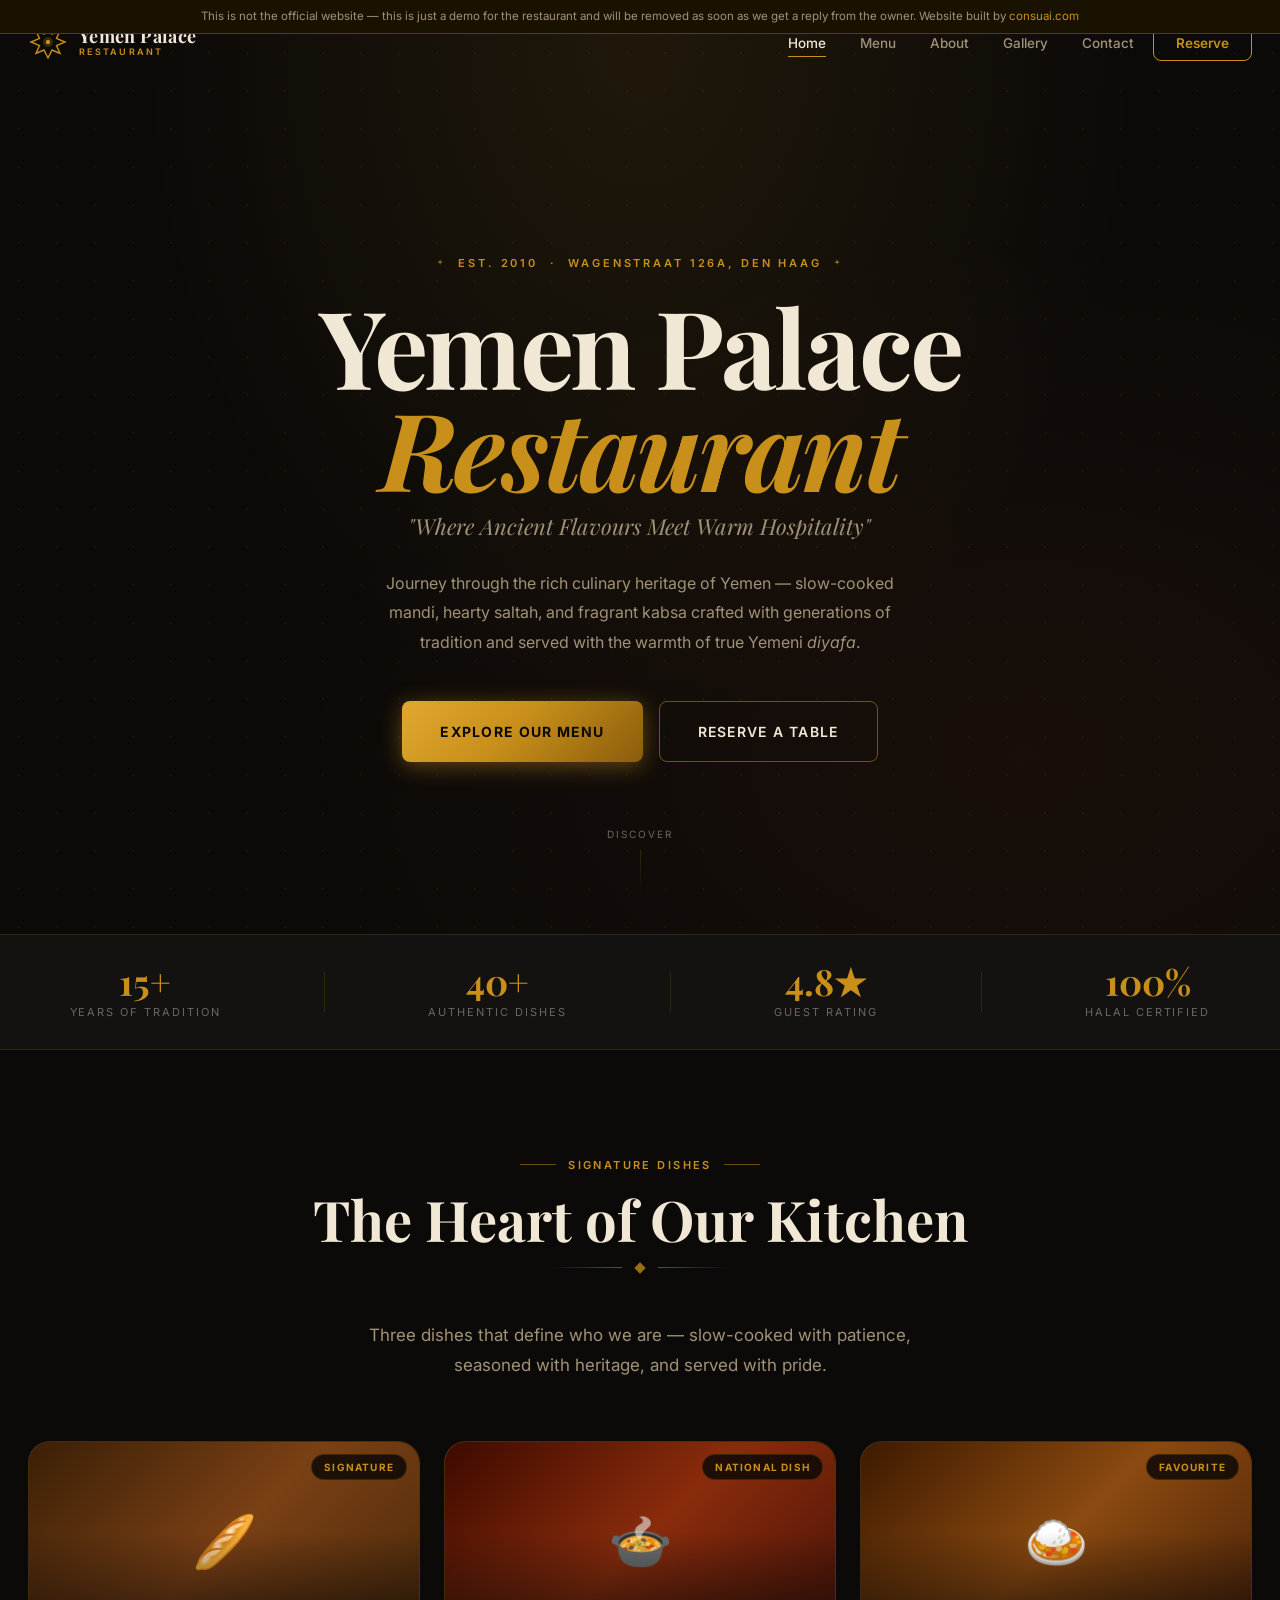
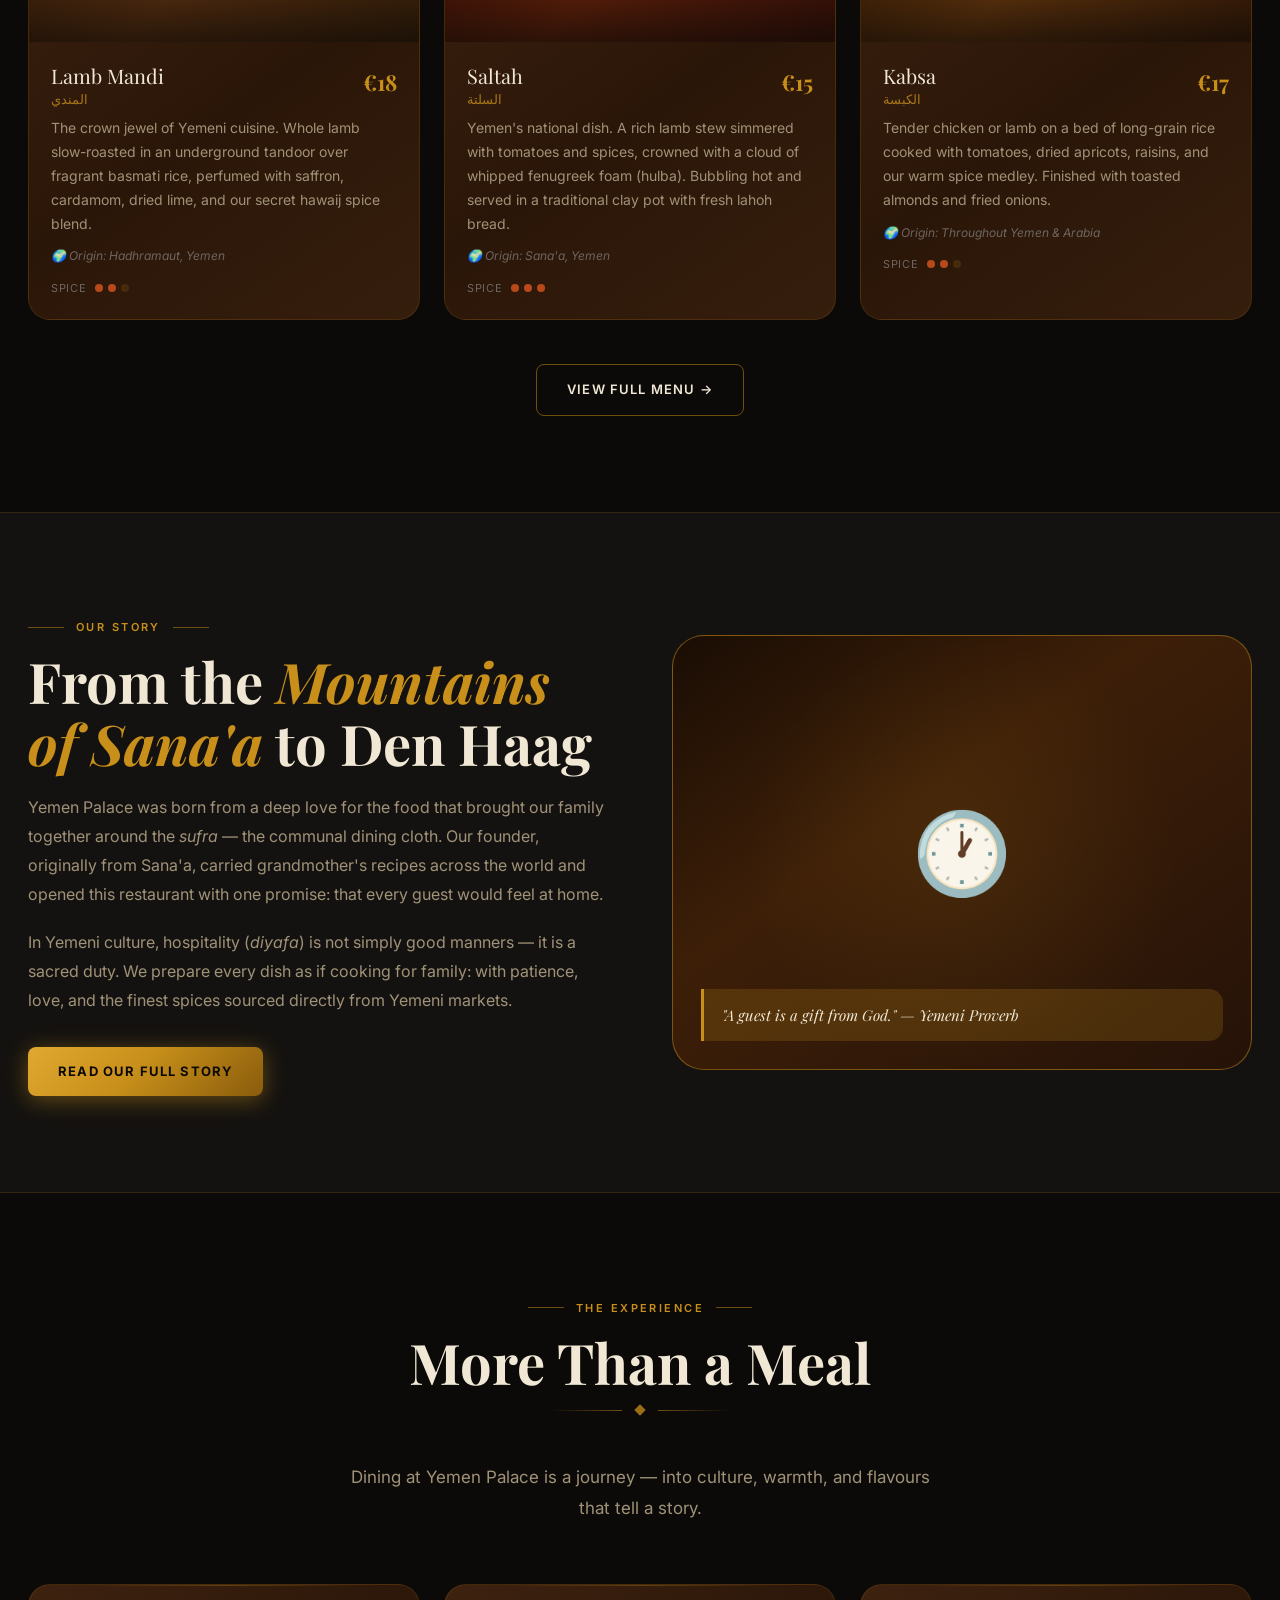
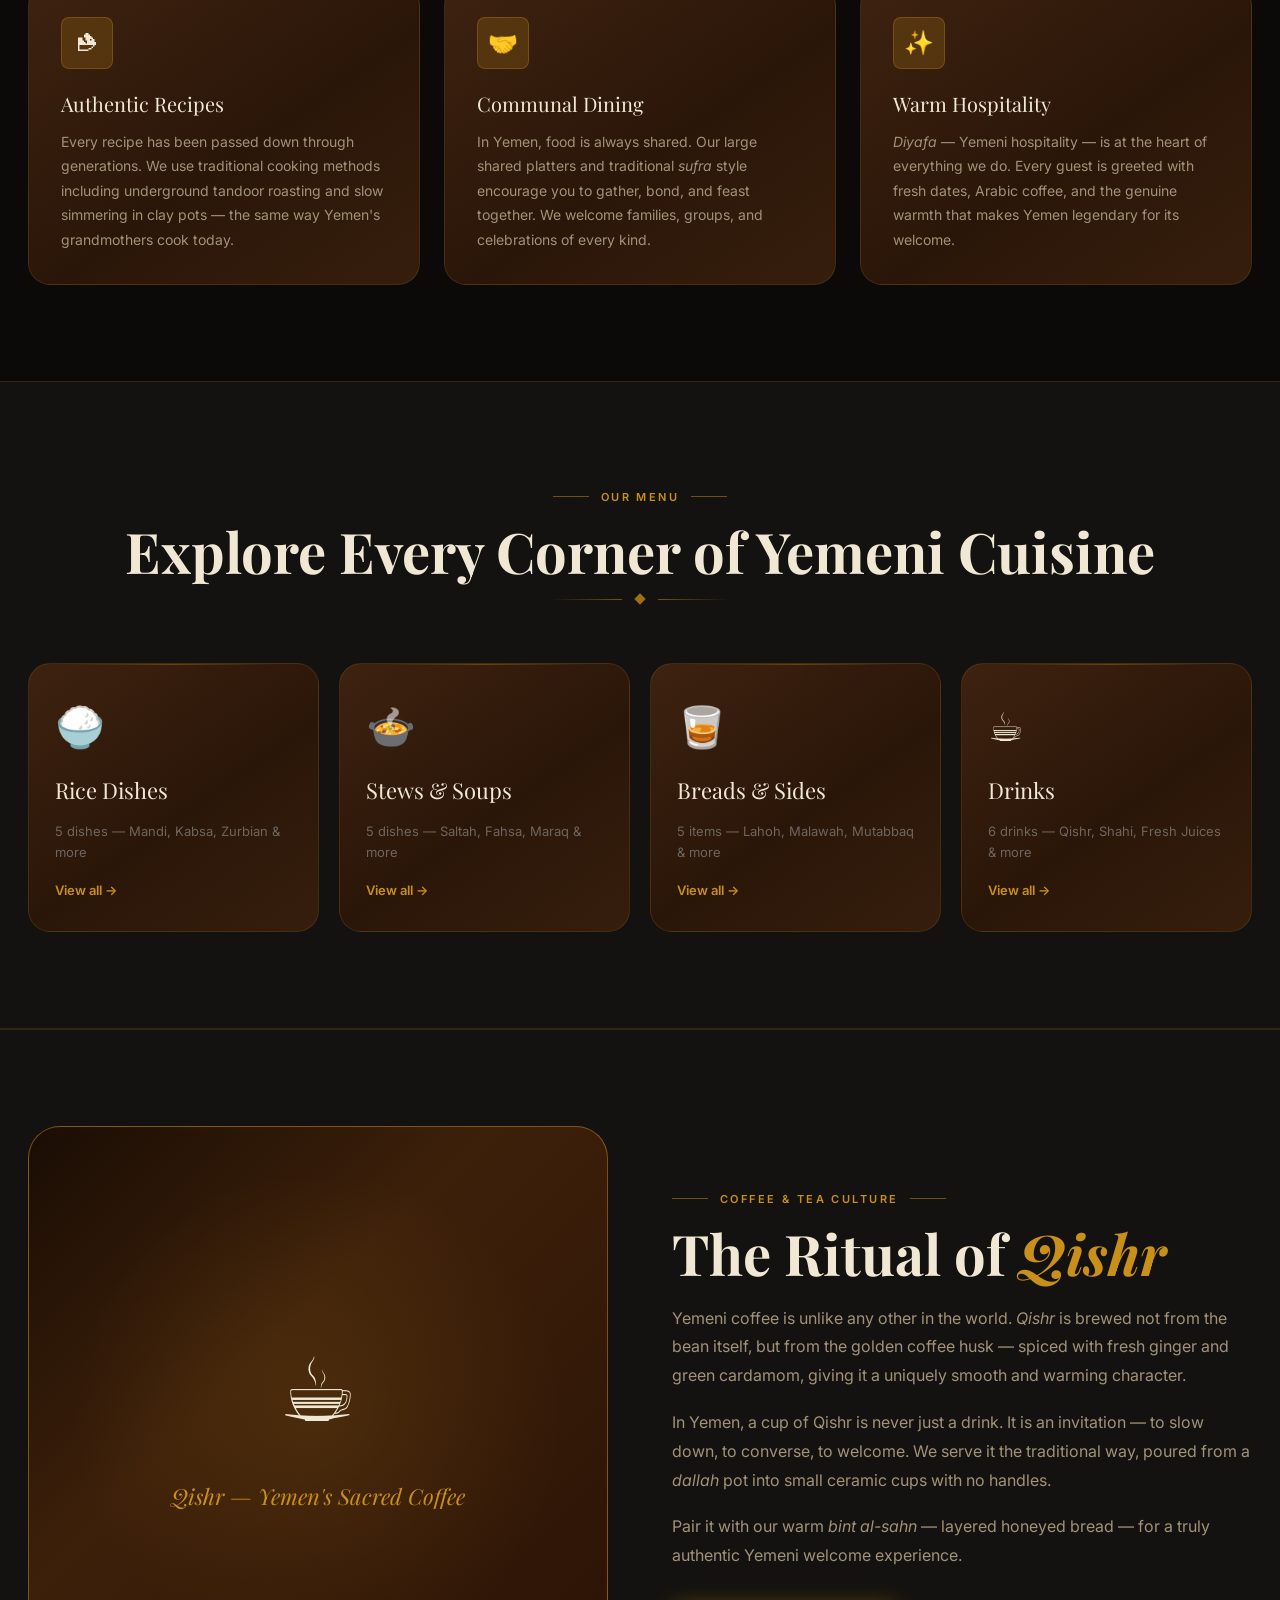
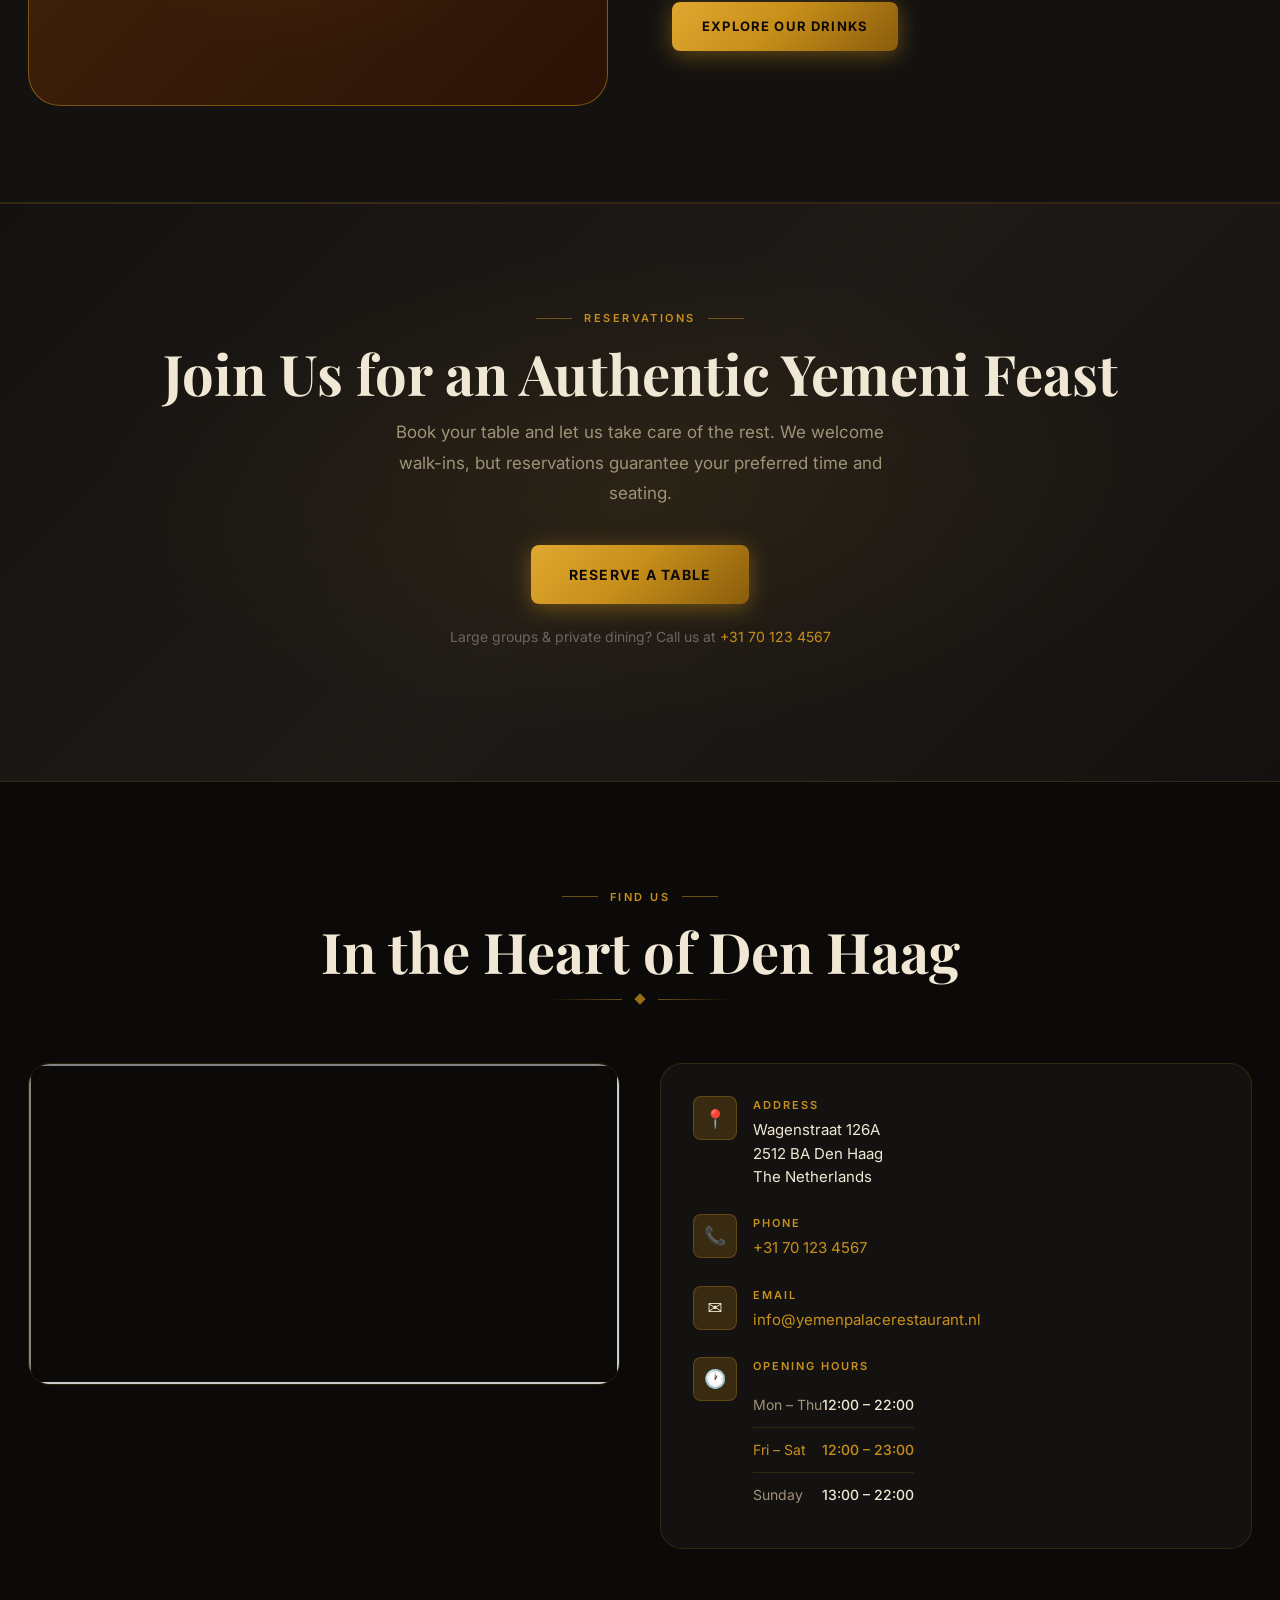
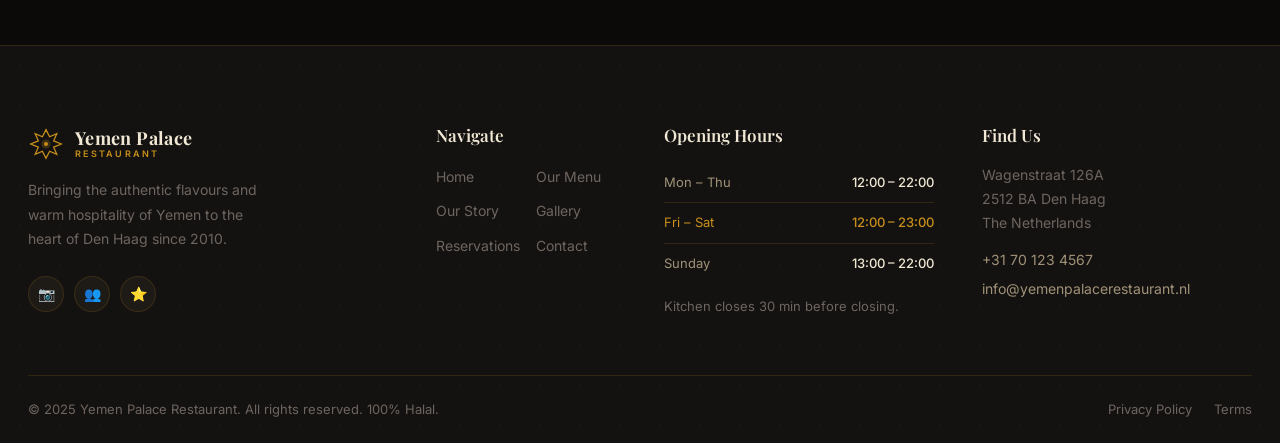
<file: index.html>
<!DOCTYPE html>
<html lang="en">
<head>
  <meta charset="UTF-8" />
  <meta name="viewport" content="width=device-width, initial-scale=1.0" />
  <title>Yemen Palace Restaurant — Authentic Yemeni Cuisine in Den Haag</title>
  <meta name="description" content="Experience the rich flavours of Yemen in the heart of Den Haag. Slow-cooked mandi, saltah, kabsa and freshly baked flatbreads. Wagenstraat 126A, Den Haag." />
  <link rel="canonical" href="https://www.yemenpalacerestaurant.nl/" />
  <link rel="stylesheet" href="css/style.css" />
</head>
<body>

<canvas id="rice-canvas"></canvas>

<!-- Demo Disclaimer -->
<div class="demo-banner">
  This is not the official website — this is just a demo for the restaurant and will be removed as soon as we get a reply from the owner. Website built by <a href="https://consuai.com" target="_blank" rel="noopener">consuai.com</a>
</div>

<!-- Navbar -->
<nav class="navbar">
  <div class="container">
    <a href="index.html" class="brand">
      <div class="brand-icon">
        <svg width="40" height="40" viewBox="0 0 40 40" fill="none">
          <path d="M20 4L24 12L32 8.5L28.5 16.5L37 20L28.5 23.5L32 31.5L24 28L20 36L16 28L8 31.5L11.5 23.5L3 20L11.5 16.5L8 8.5L16 12Z" stroke="#c8901a" stroke-width="1.4" fill="none"/>
          <circle cx="20" cy="20" r="5" fill="#c8901a" opacity="0.22"/>
          <circle cx="20" cy="20" r="2.2" fill="#c8901a"/>
        </svg>
      </div>
      <div class="brand-text">
        <span class="brand-name">Yemen Palace</span>
        <span class="brand-sub">Restaurant</span>
      </div>
    </a>
    <ul class="nav-links">
      <li><a href="index.html"       class="nav-link">Home</a></li>
      <li><a href="menu.html"        class="nav-link">Menu</a></li>
      <li><a href="about.html"       class="nav-link">About</a></li>
      <li><a href="gallery.html"     class="nav-link">Gallery</a></li>
      <li><a href="contact.html"     class="nav-link">Contact</a></li>
      <li><a href="reservation.html" class="nav-link nav-cta">Reserve</a></li>
    </ul>
    <button class="menu-toggle" aria-label="Open menu">
      <span></span><span></span><span></span>
    </button>
  </div>
</nav>
<div class="nav-overlay"></div>

<!-- Hero -->
<section class="hero">
  <div class="hero-overlay"></div>
  <div class="hero-dot-pattern"></div>
  <div class="container">
    <div class="hero-content">
      <span class="hero-eyebrow">Est. 2010 &nbsp;&middot;&nbsp; Wagenstraat 126A, Den Haag</span>
      <h1 class="hero-title">
        Yemen Palace
        <em>Restaurant</em>
      </h1>
      <p class="hero-tagline">"Where Ancient Flavours Meet Warm Hospitality"</p>
      <p class="hero-desc">
        Journey through the rich culinary heritage of Yemen — slow-cooked mandi, hearty saltah,
        and fragrant kabsa crafted with generations of tradition and served with the warmth
        of true Yemeni <em>diyafa</em>.
      </p>
      <div class="hero-actions">
        <a href="menu.html"        class="btn btn-primary btn-lg">Explore Our Menu</a>
        <a href="reservation.html" class="btn btn-ghost  btn-lg">Reserve a Table</a>
      </div>
    </div>
  </div>
  <div class="hero-scroll">
    <span>Discover</span>
    <div class="hero-scroll-line"></div>
  </div>
</section>

<!-- Stats Bar -->
<div class="stats-bar">
  <div class="container">
    <div class="stat-item reveal"><div class="stat-number">15+</div><div class="stat-label">Years of Tradition</div></div>
    <div class="stat-sep"></div>
    <div class="stat-item reveal d1"><div class="stat-number">40+</div><div class="stat-label">Authentic Dishes</div></div>
    <div class="stat-sep"></div>
    <div class="stat-item reveal d2"><div class="stat-number">4.8&#9733;</div><div class="stat-label">Guest Rating</div></div>
    <div class="stat-sep"></div>
    <div class="stat-item reveal d3"><div class="stat-number">100%</div><div class="stat-label">Halal Certified</div></div>
  </div>
</div>

<!-- Signature Dishes -->
<section class="section" id="signature">
  <div class="container">
    <div class="section-header">
      <div class="eyebrow reveal">Signature Dishes</div>
      <h2 class="section-title reveal">The Heart of Our Kitchen</h2>
      <div class="ornament reveal"><div class="ornament-gem"></div></div>
      <p class="section-desc reveal">Three dishes that define who we are — slow-cooked with patience, seasoned with heritage, and served with pride.</p>
    </div>
    <div class="grid-3">

      <div class="dish-card reveal">
        <div class="dish-img" style="background:linear-gradient(135deg,#3a1f06 0%,#7a4015 50%,#4a2a0a 100%)">
          &#129366;
          <span class="dish-badge">Signature</span>
        </div>
        <div class="dish-body">
          <div class="dish-header">
            <div><div class="dish-name">Lamb Mandi <span class="dish-arabic">&#1575;&#1604;&#1605;&#1606;&#1583;&#1610;</span></div></div>
            <div class="dish-price">&#8364;18</div>
          </div>
          <p class="dish-desc">The crown jewel of Yemeni cuisine. Whole lamb slow-roasted in an underground tandoor over fragrant basmati rice, perfumed with saffron, cardamom, dried lime, and our secret hawaij spice blend.</p>
          <p class="dish-origin">&#127757; Origin: Hadhramaut, Yemen</p>
          <div class="spice-row">
            <span class="spice-label">Spice</span>
            <span class="spice-dot lit"></span><span class="spice-dot lit"></span><span class="spice-dot"></span>
          </div>
        </div>
      </div>

      <div class="dish-card reveal d2">
        <div class="dish-img" style="background:linear-gradient(135deg,#3d0a00 0%,#8a2c0c 50%,#4a1208 100%)">
          &#127858;
          <span class="dish-badge">National Dish</span>
        </div>
        <div class="dish-body">
          <div class="dish-header">
            <div><div class="dish-name">Saltah <span class="dish-arabic">&#1575;&#1604;&#1587;&#1604;&#1578;&#1577;</span></div></div>
            <div class="dish-price">&#8364;15</div>
          </div>
          <p class="dish-desc">Yemen's national dish. A rich lamb stew simmered with tomatoes and spices, crowned with a cloud of whipped fenugreek foam (hulba). Bubbling hot and served in a traditional clay pot with fresh lahoh bread.</p>
          <p class="dish-origin">&#127757; Origin: Sana'a, Yemen</p>
          <div class="spice-row">
            <span class="spice-label">Spice</span>
            <span class="spice-dot lit"></span><span class="spice-dot lit"></span><span class="spice-dot lit"></span>
          </div>
        </div>
      </div>

      <div class="dish-card reveal d3">
        <div class="dish-img" style="background:linear-gradient(135deg,#3d1a00 0%,#8b4a10 50%,#4a2208 100%)">
          &#127835;
          <span class="dish-badge">Favourite</span>
        </div>
        <div class="dish-body">
          <div class="dish-header">
            <div><div class="dish-name">Kabsa <span class="dish-arabic">&#1575;&#1604;&#1603;&#1576;&#1587;&#1577;</span></div></div>
            <div class="dish-price">&#8364;17</div>
          </div>
          <p class="dish-desc">Tender chicken or lamb on a bed of long-grain rice cooked with tomatoes, dried apricots, raisins, and our warm spice medley. Finished with toasted almonds and fried onions.</p>
          <p class="dish-origin">&#127757; Origin: Throughout Yemen &amp; Arabia</p>
          <div class="spice-row">
            <span class="spice-label">Spice</span>
            <span class="spice-dot lit"></span><span class="spice-dot lit"></span><span class="spice-dot"></span>
          </div>
        </div>
      </div>

    </div>
    <div style="text-align:center;margin-top:44px;" class="reveal">
      <a href="menu.html" class="btn btn-ghost">View Full Menu &rarr;</a>
    </div>
  </div>
</section>

<!-- Our Story Teaser -->
<section class="coffee-section">
  <div class="container">
    <div class="split-grid">
      <div class="split-text reveal-left">
        <div class="eyebrow">Our Story</div>
        <h2 style="margin-bottom:20px;">From the <em style="color:var(--gold)">Mountains of Sana'a</em> to Den Haag</h2>
        <p style="margin-bottom:20px;">Yemen Palace was born from a deep love for the food that brought our family together around the <em>sufra</em> &mdash; the communal dining cloth. Our founder, originally from Sana'a, carried grandmother's recipes across the world and opened this restaurant with one promise: that every guest would feel at home.</p>
        <p style="margin-bottom:32px;">In Yemeni culture, hospitality (<em>diyafa</em>) is not simply good manners &mdash; it is a sacred duty. We prepare every dish as if cooking for family: with patience, love, and the finest spices sourced directly from Yemeni markets.</p>
        <a href="about.html" class="btn btn-primary">Read Our Full Story</a>
      </div>
      <div class="split-visual reveal-right">
        <div class="visual-card" style="background:linear-gradient(145deg,#1a0d04,#3d1f08 40%,#251208 100%);">
          &#128336;
          <div style="position:absolute;bottom:28px;left:28px;right:28px;z-index:2;">
            <div class="quote-block" style="margin:0;font-size:15px;padding:14px 18px;">
              "A guest is a gift from God." &mdash; Yemeni Proverb
            </div>
          </div>
        </div>
      </div>
    </div>
  </div>
</section>

<!-- The Experience -->
<section class="section">
  <div class="container">
    <div class="section-header">
      <div class="eyebrow reveal">The Experience</div>
      <h2 class="section-title reveal">More Than a Meal</h2>
      <div class="ornament reveal"><div class="ornament-gem"></div></div>
      <p class="section-desc reveal">Dining at Yemen Palace is a journey &mdash; into culture, warmth, and flavours that tell a story.</p>
    </div>
    <div class="grid-3">
      <div class="feature-card reveal">
        <div class="feature-icon">&#129561;</div>
        <div class="feature-title">Authentic Recipes</div>
        <p class="feature-desc">Every recipe has been passed down through generations. We use traditional cooking methods including underground tandoor roasting and slow simmering in clay pots &mdash; the same way Yemen's grandmothers cook today.</p>
      </div>
      <div class="feature-card reveal d2">
        <div class="feature-icon">&#129309;</div>
        <div class="feature-title">Communal Dining</div>
        <p class="feature-desc">In Yemen, food is always shared. Our large shared platters and traditional <em>sufra</em> style encourage you to gather, bond, and feast together. We welcome families, groups, and celebrations of every kind.</p>
      </div>
      <div class="feature-card reveal d3">
        <div class="feature-icon">&#10024;</div>
        <div class="feature-title">Warm Hospitality</div>
        <p class="feature-desc"><em>Diyafa</em> &mdash; Yemeni hospitality &mdash; is at the heart of everything we do. Every guest is greeted with fresh dates, Arabic coffee, and the genuine warmth that makes Yemen legendary for its welcome.</p>
      </div>
    </div>
  </div>
</section>

<!-- Menu Categories -->
<section class="section" style="background:var(--bg-surface);border-top:1px solid var(--border);border-bottom:1px solid var(--border);">
  <div class="container">
    <div class="section-header">
      <div class="eyebrow reveal">Our Menu</div>
      <h2 class="section-title reveal">Explore Every Corner of Yemeni Cuisine</h2>
      <div class="ornament reveal"><div class="ornament-gem"></div></div>
    </div>
    <div class="grid-4">
      <a href="menu.html" class="cat-card reveal">
        <div class="cat-emoji">&#127834;</div>
        <div class="cat-name">Rice Dishes</div>
        <div class="cat-count">5 dishes &mdash; Mandi, Kabsa, Zurbian &amp; more</div>
        <div class="cat-link">View all &rarr;</div>
      </a>
      <a href="menu.html" class="cat-card reveal d1">
        <div class="cat-emoji">&#127858;</div>
        <div class="cat-name">Stews &amp; Soups</div>
        <div class="cat-count">5 dishes &mdash; Saltah, Fahsa, Maraq &amp; more</div>
        <div class="cat-link">View all &rarr;</div>
      </a>
      <a href="menu.html" class="cat-card reveal d2">
        <div class="cat-emoji">&#129347;</div>
        <div class="cat-name">Breads &amp; Sides</div>
        <div class="cat-count">5 items &mdash; Lahoh, Malawah, Mutabbaq &amp; more</div>
        <div class="cat-link">View all &rarr;</div>
      </a>
      <a href="menu.html" class="cat-card reveal d3">
        <div class="cat-emoji">&#9749;</div>
        <div class="cat-name">Drinks</div>
        <div class="cat-count">6 drinks &mdash; Qishr, Shahi, Fresh Juices &amp; more</div>
        <div class="cat-link">View all &rarr;</div>
      </a>
    </div>
  </div>
</section>

<!-- Coffee & Tea -->
<section class="coffee-section">
  <div class="container">
    <div class="coffee-grid">
      <div class="coffee-visual reveal-left">
        <div class="coffee-emoji">&#9749;</div>
        <div class="coffee-label">Qishr &mdash; Yemen's Sacred Coffee</div>
      </div>
      <div class="reveal-right">
        <div class="eyebrow">Coffee &amp; Tea Culture</div>
        <h2 style="margin-bottom:20px;">The Ritual of <em style="color:var(--gold)">Qishr</em></h2>
        <p style="margin-bottom:18px;">Yemeni coffee is unlike any other in the world. <em>Qishr</em> is brewed not from the bean itself, but from the golden coffee husk &mdash; spiced with fresh ginger and green cardamom, giving it a uniquely smooth and warming character.</p>
        <p style="margin-bottom:18px;">In Yemen, a cup of Qishr is never just a drink. It is an invitation &mdash; to slow down, to converse, to welcome. We serve it the traditional way, poured from a <em>dallah</em> pot into small ceramic cups with no handles.</p>
        <p style="margin-bottom:32px;">Pair it with our warm <em>bint al-sahn</em> &mdash; layered honeyed bread &mdash; for a truly authentic Yemeni welcome experience.</p>
        <a href="menu.html" class="btn btn-primary">Explore Our Drinks</a>
      </div>
    </div>
  </div>
</section>

<!-- Reservation CTA -->
<section class="cta-banner">
  <div class="container">
    <div class="eyebrow reveal">Reservations</div>
    <h2 class="reveal" style="margin-bottom:14px;">Join Us for an Authentic Yemeni Feast</h2>
    <p class="reveal d1">Book your table and let us take care of the rest. We welcome walk-ins, but reservations guarantee your preferred time and seating.</p>
    <div style="margin-top:36px;" class="reveal d2">
      <a href="reservation.html" class="btn btn-primary btn-lg">Reserve a Table</a>
    </div>
    <p class="reveal d3" style="margin-top:20px;font-size:14px;color:var(--text-muted);">Large groups &amp; private dining? Call us at <a href="tel:+31701234567" style="color:var(--gold);">+31 70 123 4567</a></p>
  </div>
</section>

<!-- Location -->
<section class="section">
  <div class="container">
    <div class="section-header">
      <div class="eyebrow reveal">Find Us</div>
      <h2 class="section-title reveal">In the Heart of Den Haag</h2>
      <div class="ornament reveal"><div class="ornament-gem"></div></div>
    </div>
    <div class="location-grid">
      <div class="map-box reveal-left">
        <iframe src="https://www.openstreetmap.org/export/embed.html?bbox=4.296%2C52.066%2C4.320%2C52.076&amp;layer=mapnik&amp;marker=52.071%2C4.308" title="Yemen Palace Restaurant" allowfullscreen loading="lazy"></iframe>
      </div>
      <div class="reveal-right">
        <div class="info-block">
          <div class="info-item">
            <div class="info-icon">&#128205;</div>
            <div>
              <div class="info-label">Address</div>
              <div class="info-value">Wagenstraat 126A<br>2512 BA Den Haag<br>The Netherlands</div>
            </div>
          </div>
          <div class="info-item">
            <div class="info-icon">&#128222;</div>
            <div>
              <div class="info-label">Phone</div>
              <div class="info-value"><a href="tel:+31701234567">+31 70 123 4567</a></div>
            </div>
          </div>
          <div class="info-item">
            <div class="info-icon">&#9993;</div>
            <div>
              <div class="info-label">Email</div>
              <div class="info-value"><a href="mailto:info@yemenpalacerestaurant.nl">info@yemenpalacerestaurant.nl</a></div>
            </div>
          </div>
          <div class="info-item">
            <div class="info-icon">&#128336;</div>
            <div>
              <div class="info-label">Opening Hours</div>
              <div class="info-value">
                <table class="hours-table">
                  <tr data-day="mon"><td>Mon &ndash; Thu</td><td>12:00 &ndash; 22:00</td></tr>
                  <tr data-day="fri"><td>Fri &ndash; Sat</td><td>12:00 &ndash; 23:00</td></tr>
                  <tr data-day="sun"><td>Sunday</td><td>13:00 &ndash; 22:00</td></tr>
                </table>
              </div>
            </div>
          </div>
        </div>
      </div>
    </div>
  </div>
</section>

<!-- Footer -->
<footer class="footer">
  <div class="footer-pattern"></div>
  <div class="container">
    <div class="footer-grid">
      <div class="footer-brand">
        <a href="index.html" class="brand">
          <div class="brand-icon">
            <svg width="36" height="36" viewBox="0 0 40 40" fill="none">
              <path d="M20 4L24 12L32 8.5L28.5 16.5L37 20L28.5 23.5L32 31.5L24 28L20 36L16 28L8 31.5L11.5 23.5L3 20L11.5 16.5L8 8.5L16 12Z" stroke="#c8901a" stroke-width="1.4" fill="none"/>
              <circle cx="20" cy="20" r="5" fill="#c8901a" opacity="0.22"/>
              <circle cx="20" cy="20" r="2.2" fill="#c8901a"/>
            </svg>
          </div>
          <div class="brand-text">
            <span class="brand-name">Yemen Palace</span>
            <span class="brand-sub">Restaurant</span>
          </div>
        </a>
        <p class="footer-tagline">Bringing the authentic flavours and warm hospitality of Yemen to the heart of Den Haag since 2010.</p>
        <div class="footer-social">
          <a href="#" class="social-btn" aria-label="Instagram">&#128247;</a>
          <a href="#" class="social-btn" aria-label="Facebook">&#128101;</a>
          <a href="#" class="social-btn" aria-label="TripAdvisor">&#11088;</a>
        </div>
      </div>
      <div class="footer-nav">
        <h4 class="footer-heading">Navigate</h4>
        <ul>
          <li><a href="index.html">Home</a></li>
          <li><a href="menu.html">Our Menu</a></li>
          <li><a href="about.html">Our Story</a></li>
          <li><a href="gallery.html">Gallery</a></li>
          <li><a href="reservation.html">Reservations</a></li>
          <li><a href="contact.html">Contact</a></li>
        </ul>
      </div>
      <div class="footer-hours">
        <h4 class="footer-heading">Opening Hours</h4>
        <table class="hours-table">
          <tr data-day="mon"><td>Mon &ndash; Thu</td><td>12:00 &ndash; 22:00</td></tr>
          <tr data-day="fri"><td>Fri &ndash; Sat</td><td>12:00 &ndash; 23:00</td></tr>
          <tr data-day="sun"><td>Sunday</td><td>13:00 &ndash; 22:00</td></tr>
        </table>
        <p style="margin-top:12px;font-size:13px;color:var(--text-muted);">Kitchen closes 30 min before closing.</p>
      </div>
      <div class="footer-contact">
        <h4 class="footer-heading">Find Us</h4>
        <address>
          <p>Wagenstraat 126A</p>
          <p>2512 BA Den Haag</p>
          <p>The Netherlands</p>
        </address>
        <div class="footer-contact-links">
          <a href="tel:+31701234567">+31 70 123 4567</a>
          <a href="mailto:info@yemenpalacerestaurant.nl">info@yemenpalacerestaurant.nl</a>
        </div>
      </div>
    </div>
    <div class="footer-bottom">
      <p>&copy; 2025 Yemen Palace Restaurant. All rights reserved. 100% Halal.</p>
      <div class="footer-bottom-links">
        <a href="#">Privacy Policy</a>
        <a href="#">Terms</a>
      </div>
    </div>
  </div>
</footer>

<script src="js/rice.js"></script>
<script src="js/main.js"></script>
</body>
</html>
</file>
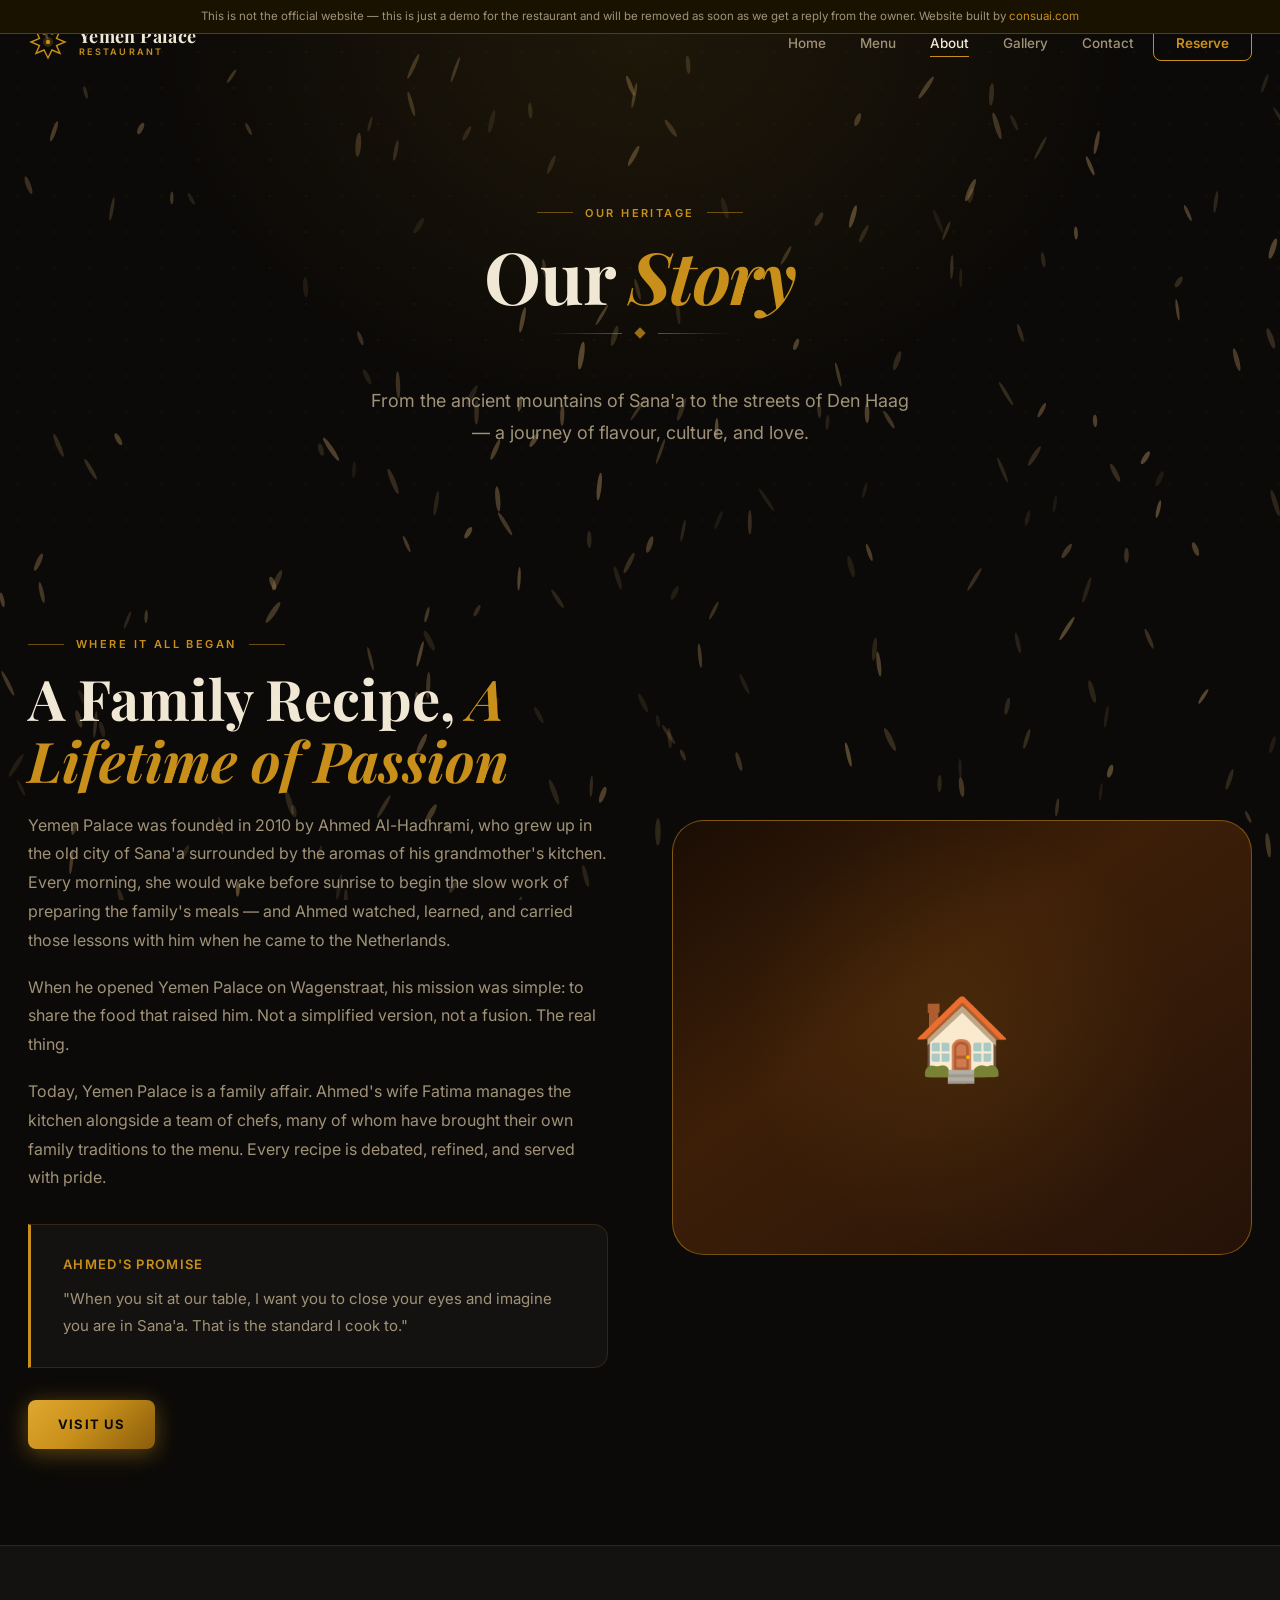
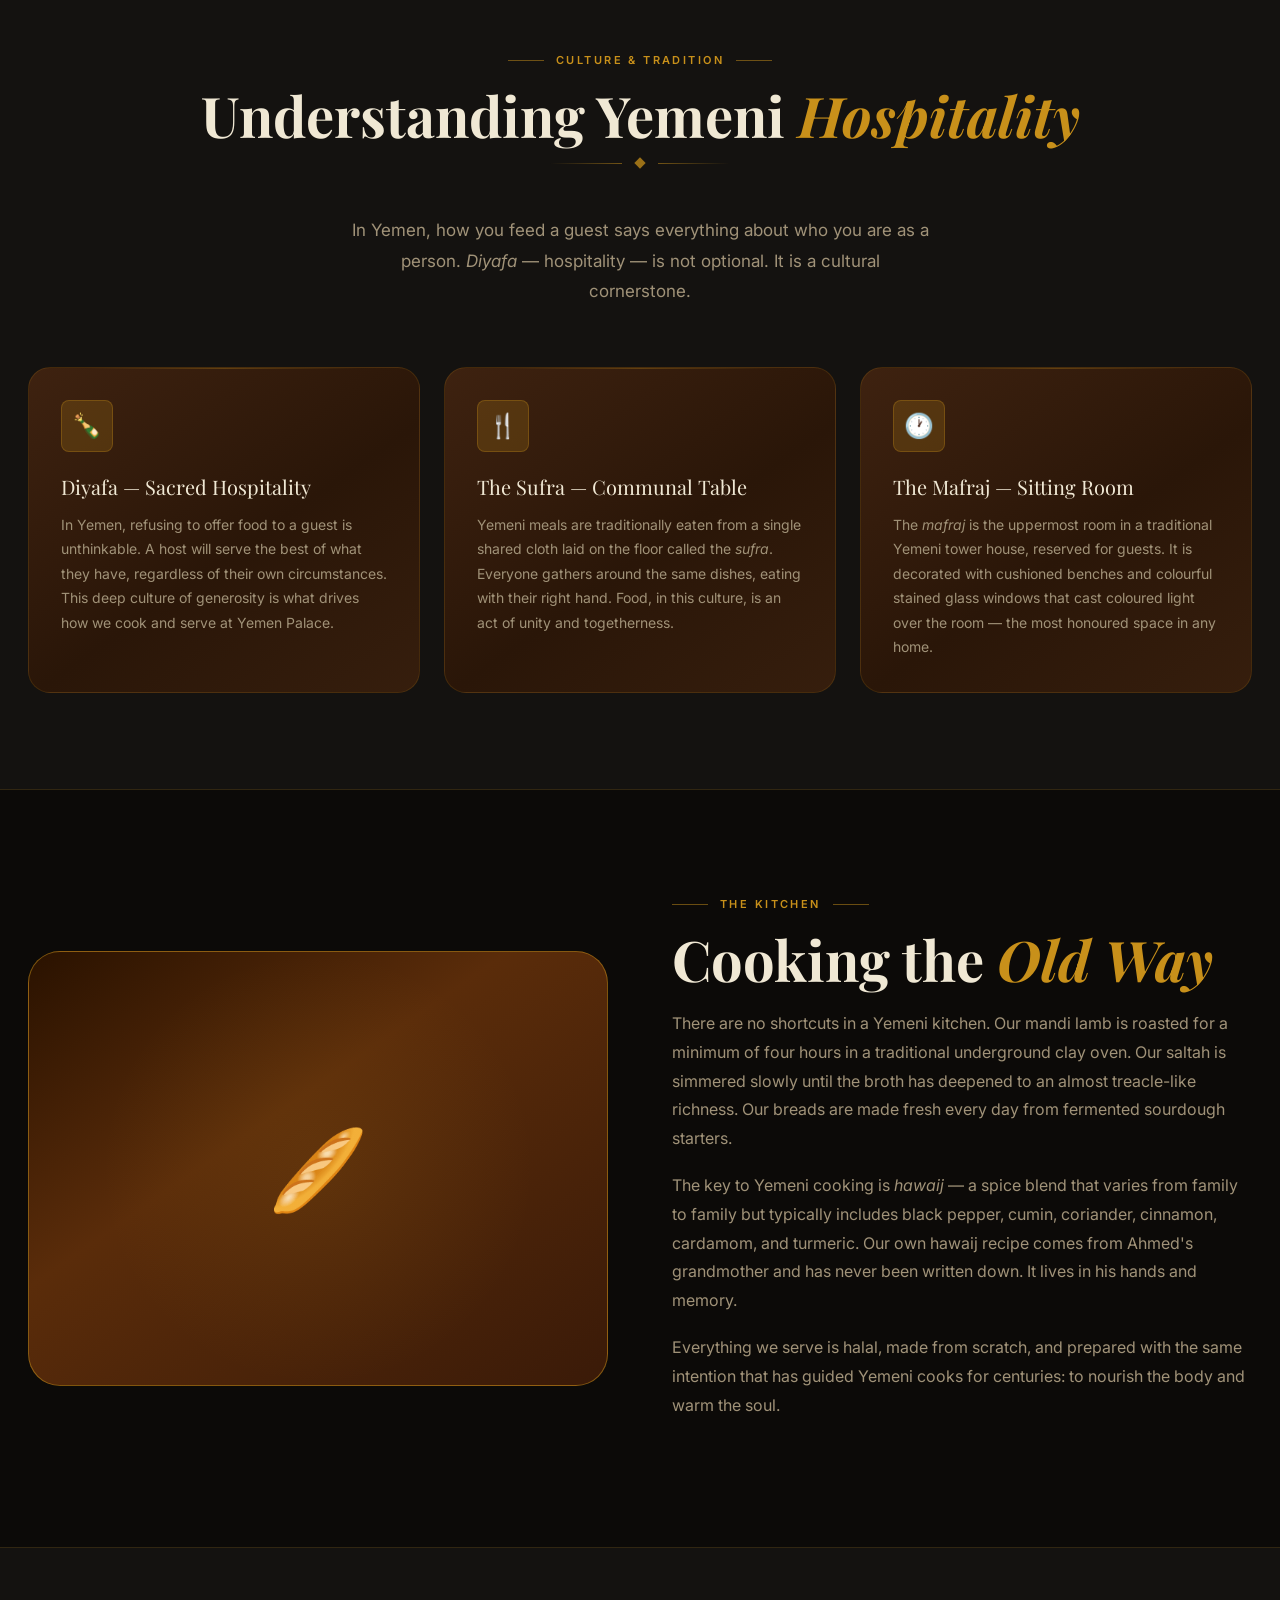
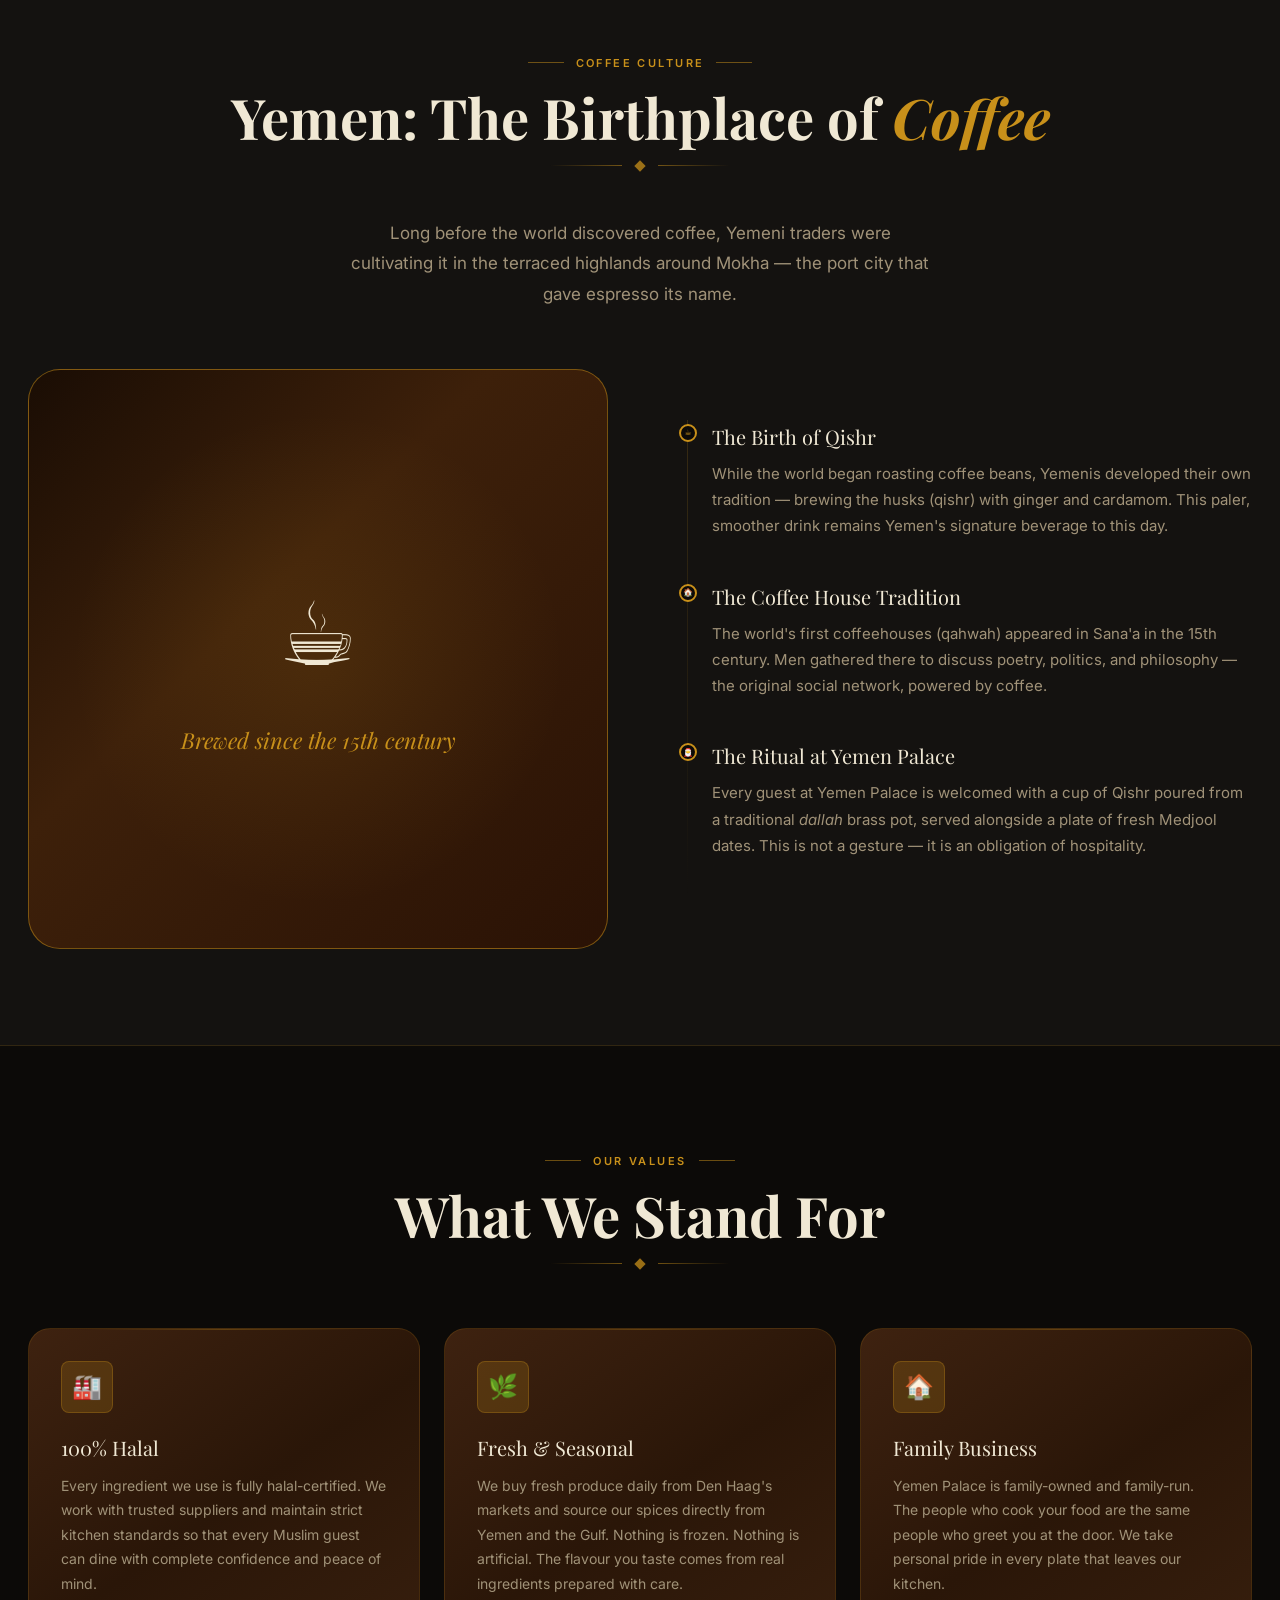
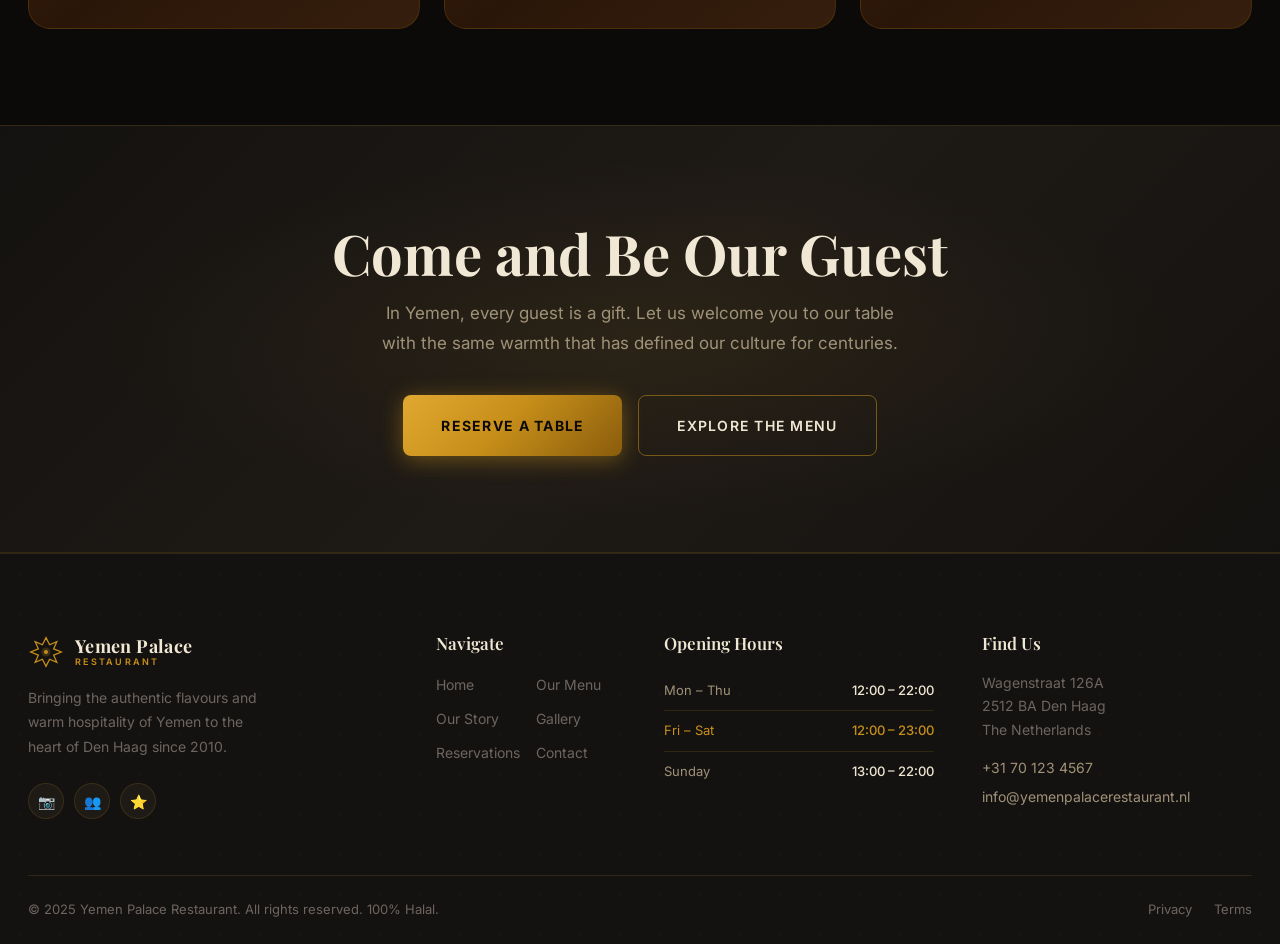
<file: about.html>
<!DOCTYPE html>
<html lang="en">
<head>
  <meta charset="UTF-8" />
  <meta name="viewport" content="width=device-width, initial-scale=1.0" />
  <title>Our Story — Yemen Palace Restaurant | Den Haag</title>
  <meta name="description" content="Discover the story behind Yemen Palace Restaurant — the traditions of Yemeni hospitality, our family recipes, and why food in Yemen is so much more than a meal." />
  <link rel="canonical" href="https://www.yemenpalacerestaurant.nl/about" />
  <link rel="stylesheet" href="css/style.css" />
</head>
<body>

<canvas id="rice-canvas"></canvas>

<!-- Demo Disclaimer -->
<div class="demo-banner">
  This is not the official website — this is just a demo for the restaurant and will be removed as soon as we get a reply from the owner. Website built by <a href="https://consuai.com" target="_blank" rel="noopener">consuai.com</a>
</div>

<nav class="navbar">
  <div class="container">
    <a href="index.html" class="brand">
      <div class="brand-icon"><svg width="40" height="40" viewBox="0 0 40 40" fill="none"><path d="M20 4L24 12L32 8.5L28.5 16.5L37 20L28.5 23.5L32 31.5L24 28L20 36L16 28L8 31.5L11.5 23.5L3 20L11.5 16.5L8 8.5L16 12Z" stroke="#c8901a" stroke-width="1.4" fill="none"/><circle cx="20" cy="20" r="5" fill="#c8901a" opacity="0.22"/><circle cx="20" cy="20" r="2.2" fill="#c8901a"/></svg></div>
      <div class="brand-text"><span class="brand-name">Yemen Palace</span><span class="brand-sub">Restaurant</span></div>
    </a>
    <ul class="nav-links">
      <li><a href="index.html"       class="nav-link">Home</a></li>
      <li><a href="menu.html"        class="nav-link">Menu</a></li>
      <li><a href="about.html"       class="nav-link">About</a></li>
      <li><a href="gallery.html"     class="nav-link">Gallery</a></li>
      <li><a href="contact.html"     class="nav-link">Contact</a></li>
      <li><a href="reservation.html" class="nav-link nav-cta">Reserve</a></li>
    </ul>
    <button class="menu-toggle" aria-label="Open menu"><span></span><span></span><span></span></button>
  </div>
</nav>
<div class="nav-overlay"></div>

<!-- Page Hero -->
<div class="page-hero">
  <div class="page-hero-dots"></div>
  <div class="container">
    <div class="page-hero-content">
      <div class="eyebrow reveal">Our Heritage</div>
      <h1 class="page-title reveal">Our <em style="color:var(--gold)">Story</em></h1>
      <div class="ornament reveal"><div class="ornament-gem"></div></div>
      <p class="page-subtitle reveal">From the ancient mountains of Sana'a to the streets of Den Haag &mdash; a journey of flavour, culture, and love.</p>
    </div>
  </div>
</div>

<!-- Our Origin -->
<section class="section">
  <div class="container">
    <div class="split-grid">
      <div class="split-text reveal-left">
        <div class="eyebrow">Where It All Began</div>
        <h2 style="margin-bottom:20px;">A Family Recipe, <em style="color:var(--gold)">A Lifetime of Passion</em></h2>
        <p style="margin-bottom:18px;">Yemen Palace was founded in 2010 by Ahmed Al-Hadhrami, who grew up in the old city of Sana'a surrounded by the aromas of his grandmother's kitchen. Every morning, she would wake before sunrise to begin the slow work of preparing the family's meals &mdash; and Ahmed watched, learned, and carried those lessons with him when he came to the Netherlands.</p>
        <p style="margin-bottom:18px;">When he opened Yemen Palace on Wagenstraat, his mission was simple: to share the food that raised him. Not a simplified version, not a fusion. The real thing.</p>
        <p style="margin-bottom:32px;">Today, Yemen Palace is a family affair. Ahmed's wife Fatima manages the kitchen alongside a team of chefs, many of whom have brought their own family traditions to the menu. Every recipe is debated, refined, and served with pride.</p>
        <div class="culture-card" style="margin-bottom:32px;">
          <p style="color:var(--gold);font-weight:600;font-size:13px;letter-spacing:.1em;text-transform:uppercase;margin-bottom:8px;">Ahmed's Promise</p>
          <p style="font-size:15px;">"When you sit at our table, I want you to close your eyes and imagine you are in Sana'a. That is the standard I cook to."</p>
        </div>
        <a href="reservation.html" class="btn btn-primary">Visit Us</a>
      </div>
      <div class="split-visual reveal-right">
        <div class="visual-card" style="background:linear-gradient(145deg,#1a0d04,#3d1f08 40%,#251208 100%);">
          &#127968;
        </div>
      </div>
    </div>
  </div>
</section>

<!-- Yemeni Culture -->
<section class="section" style="background:var(--bg-surface);border-top:1px solid var(--border);border-bottom:1px solid var(--border);">
  <div class="container">
    <div class="section-header">
      <div class="eyebrow reveal">Culture &amp; Tradition</div>
      <h2 class="section-title reveal">Understanding Yemeni <em style="color:var(--gold)">Hospitality</em></h2>
      <div class="ornament reveal"><div class="ornament-gem"></div></div>
      <p class="section-desc reveal">In Yemen, how you feed a guest says everything about who you are as a person. <em>Diyafa</em> &mdash; hospitality &mdash; is not optional. It is a cultural cornerstone.</p>
    </div>
    <div class="grid-3">
      <div class="feature-card reveal">
        <div class="feature-icon">&#127870;</div>
        <div class="feature-title">Diyafa — Sacred Hospitality</div>
        <p class="feature-desc">In Yemen, refusing to offer food to a guest is unthinkable. A host will serve the best of what they have, regardless of their own circumstances. This deep culture of generosity is what drives how we cook and serve at Yemen Palace.</p>
      </div>
      <div class="feature-card reveal d2">
        <div class="feature-icon">&#127860;</div>
        <div class="feature-title">The Sufra — Communal Table</div>
        <p class="feature-desc">Yemeni meals are traditionally eaten from a single shared cloth laid on the floor called the <em>sufra</em>. Everyone gathers around the same dishes, eating with their right hand. Food, in this culture, is an act of unity and togetherness.</p>
      </div>
      <div class="feature-card reveal d3">
        <div class="feature-icon">&#128336;</div>
        <div class="feature-title">The Mafraj — Sitting Room</div>
        <p class="feature-desc">The <em>mafraj</em> is the uppermost room in a traditional Yemeni tower house, reserved for guests. It is decorated with cushioned benches and colourful stained glass windows that cast coloured light over the room &mdash; the most honoured space in any home.</p>
      </div>
    </div>
  </div>
</section>

<!-- Our Kitchen -->
<section class="section">
  <div class="container">
    <div class="split-grid reverse">
      <div class="split-text reveal-right">
        <div class="eyebrow">The Kitchen</div>
        <h2 style="margin-bottom:20px;">Cooking the <em style="color:var(--gold)">Old Way</em></h2>
        <p style="margin-bottom:18px;">There are no shortcuts in a Yemeni kitchen. Our mandi lamb is roasted for a minimum of four hours in a traditional underground clay oven. Our saltah is simmered slowly until the broth has deepened to an almost treacle-like richness. Our breads are made fresh every day from fermented sourdough starters.</p>
        <p style="margin-bottom:18px;">The key to Yemeni cooking is <em>hawaij</em> &mdash; a spice blend that varies from family to family but typically includes black pepper, cumin, coriander, cinnamon, cardamom, and turmeric. Our own hawaij recipe comes from Ahmed's grandmother and has never been written down. It lives in his hands and memory.</p>
        <p style="margin-bottom:32px;">Everything we serve is halal, made from scratch, and prepared with the same intention that has guided Yemeni cooks for centuries: to nourish the body and warm the soul.</p>
      </div>
      <div class="split-visual reveal-left">
        <div class="visual-card" style="background:linear-gradient(145deg,#2a1200,#5a2c0a 40%,#3a1a08 100%);">
          &#129366;
        </div>
      </div>
    </div>
  </div>
</section>

<!-- Coffee Ritual -->
<section class="coffee-section">
  <div class="container">
    <div class="section-header">
      <div class="eyebrow reveal">Coffee Culture</div>
      <h2 class="section-title reveal">Yemen: The Birthplace of <em style="color:var(--gold)">Coffee</em></h2>
      <div class="ornament reveal"><div class="ornament-gem"></div></div>
      <p class="section-desc reveal">Long before the world discovered coffee, Yemeni traders were cultivating it in the terraced highlands around Mokha &mdash; the port city that gave espresso its name.</p>
    </div>
    <div class="coffee-grid">
      <div class="coffee-visual reveal-left">
        <div class="coffee-emoji">&#9749;</div>
        <div class="coffee-label">Brewed since the 15th century</div>
      </div>
      <div class="reveal-right">
        <div class="timeline">
          <div class="timeline-item">
            <div class="timeline-dot">&#9749;</div>
            <div class="timeline-content">
              <div class="timeline-title">The Birth of Qishr</div>
              <div class="timeline-text">While the world began roasting coffee beans, Yemenis developed their own tradition &mdash; brewing the husks (qishr) with ginger and cardamom. This paler, smoother drink remains Yemen's signature beverage to this day.</div>
            </div>
          </div>
          <div class="timeline-item">
            <div class="timeline-dot">&#127968;</div>
            <div class="timeline-content">
              <div class="timeline-title">The Coffee House Tradition</div>
              <div class="timeline-text">The world's first coffeehouses (qahwah) appeared in Sana'a in the 15th century. Men gathered there to discuss poetry, politics, and philosophy &mdash; the original social network, powered by coffee.</div>
            </div>
          </div>
          <div class="timeline-item">
            <div class="timeline-dot">&#127877;</div>
            <div class="timeline-content">
              <div class="timeline-title">The Ritual at Yemen Palace</div>
              <div class="timeline-text">Every guest at Yemen Palace is welcomed with a cup of Qishr poured from a traditional <em>dallah</em> brass pot, served alongside a plate of fresh Medjool dates. This is not a gesture &mdash; it is an obligation of hospitality.</div>
            </div>
          </div>
        </div>
      </div>
    </div>
  </div>
</section>

<!-- Our Values -->
<section class="section">
  <div class="container">
    <div class="section-header">
      <div class="eyebrow reveal">Our Values</div>
      <h2 class="section-title reveal">What We Stand For</h2>
      <div class="ornament reveal"><div class="ornament-gem"></div></div>
    </div>
    <div class="grid-3">
      <div class="feature-card reveal">
        <div class="feature-icon">&#127981;</div>
        <div class="feature-title">100% Halal</div>
        <p class="feature-desc">Every ingredient we use is fully halal-certified. We work with trusted suppliers and maintain strict kitchen standards so that every Muslim guest can dine with complete confidence and peace of mind.</p>
      </div>
      <div class="feature-card reveal d2">
        <div class="feature-icon">&#127807;</div>
        <div class="feature-title">Fresh &amp; Seasonal</div>
        <p class="feature-desc">We buy fresh produce daily from Den Haag's markets and source our spices directly from Yemen and the Gulf. Nothing is frozen. Nothing is artificial. The flavour you taste comes from real ingredients prepared with care.</p>
      </div>
      <div class="feature-card reveal d3">
        <div class="feature-icon">&#127968;</div>
        <div class="feature-title">Family Business</div>
        <p class="feature-desc">Yemen Palace is family-owned and family-run. The people who cook your food are the same people who greet you at the door. We take personal pride in every plate that leaves our kitchen.</p>
      </div>
    </div>
  </div>
</section>

<!-- CTA -->
<section class="cta-banner">
  <div class="container">
    <h2 class="reveal" style="margin-bottom:14px;">Come and Be Our Guest</h2>
    <p class="reveal d1">In Yemen, every guest is a gift. Let us welcome you to our table with the same warmth that has defined our culture for centuries.</p>
    <div style="margin-top:36px;display:flex;gap:16px;justify-content:center;flex-wrap:wrap;" class="reveal d2">
      <a href="reservation.html" class="btn btn-primary btn-lg">Reserve a Table</a>
      <a href="menu.html"        class="btn btn-ghost   btn-lg">Explore the Menu</a>
    </div>
  </div>
</section>

<!-- Footer -->
<footer class="footer">
  <div class="footer-pattern"></div>
  <div class="container">
    <div class="footer-grid">
      <div class="footer-brand">
        <a href="index.html" class="brand">
          <div class="brand-icon"><svg width="36" height="36" viewBox="0 0 40 40" fill="none"><path d="M20 4L24 12L32 8.5L28.5 16.5L37 20L28.5 23.5L32 31.5L24 28L20 36L16 28L8 31.5L11.5 23.5L3 20L11.5 16.5L8 8.5L16 12Z" stroke="#c8901a" stroke-width="1.4" fill="none"/><circle cx="20" cy="20" r="5" fill="#c8901a" opacity="0.22"/><circle cx="20" cy="20" r="2.2" fill="#c8901a"/></svg></div>
          <div class="brand-text"><span class="brand-name">Yemen Palace</span><span class="brand-sub">Restaurant</span></div>
        </a>
        <p class="footer-tagline">Bringing the authentic flavours and warm hospitality of Yemen to the heart of Den Haag since 2010.</p>
        <div class="footer-social"><a href="#" class="social-btn">&#128247;</a><a href="#" class="social-btn">&#128101;</a><a href="#" class="social-btn">&#11088;</a></div>
      </div>
      <div class="footer-nav">
        <h4 class="footer-heading">Navigate</h4>
        <ul><li><a href="index.html">Home</a></li><li><a href="menu.html">Our Menu</a></li><li><a href="about.html">Our Story</a></li><li><a href="gallery.html">Gallery</a></li><li><a href="reservation.html">Reservations</a></li><li><a href="contact.html">Contact</a></li></ul>
      </div>
      <div class="footer-hours">
        <h4 class="footer-heading">Opening Hours</h4>
        <table class="hours-table"><tr data-day="mon"><td>Mon &ndash; Thu</td><td>12:00 &ndash; 22:00</td></tr><tr data-day="fri"><td>Fri &ndash; Sat</td><td>12:00 &ndash; 23:00</td></tr><tr data-day="sun"><td>Sunday</td><td>13:00 &ndash; 22:00</td></tr></table>
      </div>
      <div class="footer-contact">
        <h4 class="footer-heading">Find Us</h4>
        <address><p>Wagenstraat 126A</p><p>2512 BA Den Haag</p><p>The Netherlands</p></address>
        <div class="footer-contact-links"><a href="tel:+31701234567">+31 70 123 4567</a><a href="mailto:info@yemenpalacerestaurant.nl">info@yemenpalacerestaurant.nl</a></div>
      </div>
    </div>
    <div class="footer-bottom">
      <p>&copy; 2025 Yemen Palace Restaurant. All rights reserved. 100% Halal.</p>
      <div class="footer-bottom-links"><a href="#">Privacy</a><a href="#">Terms</a></div>
    </div>
  </div>
</footer>

<script src="js/rice.js"></script>
<script src="js/main.js"></script>
</body>
</html>
</file>
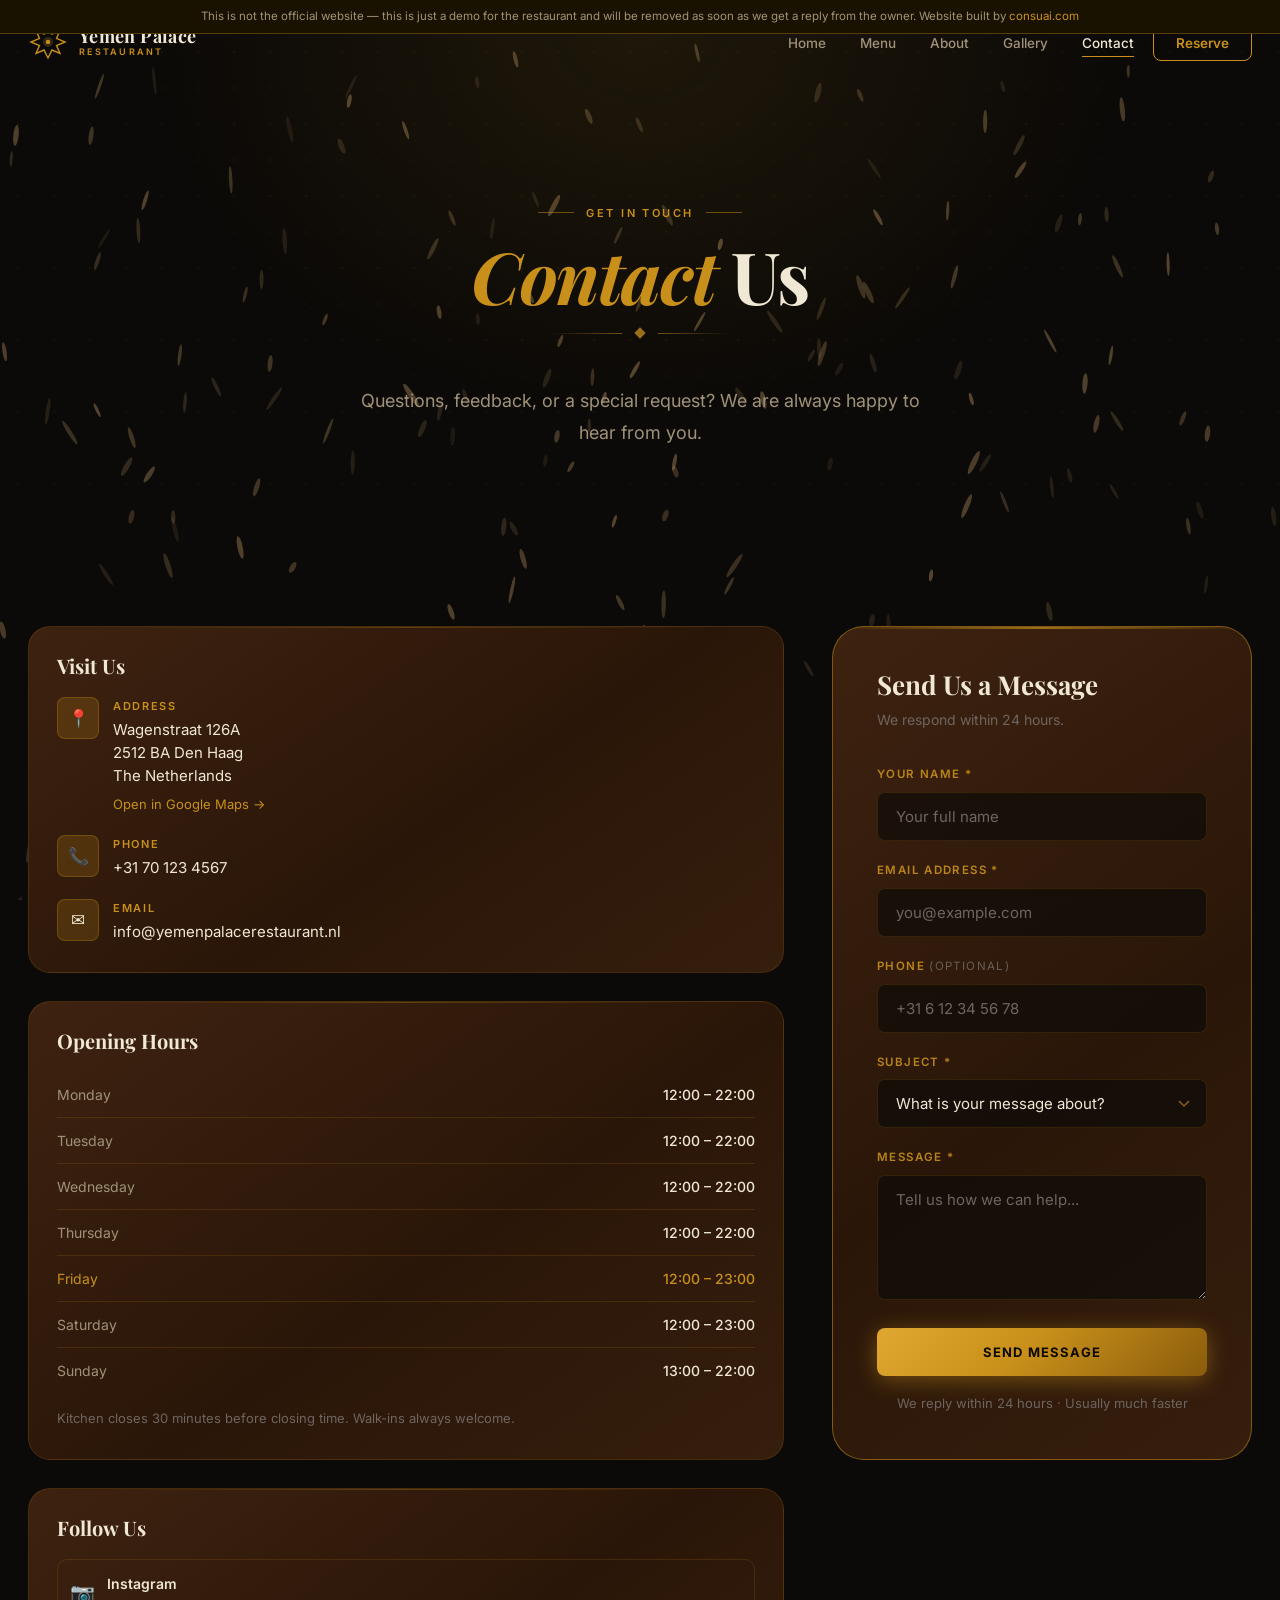
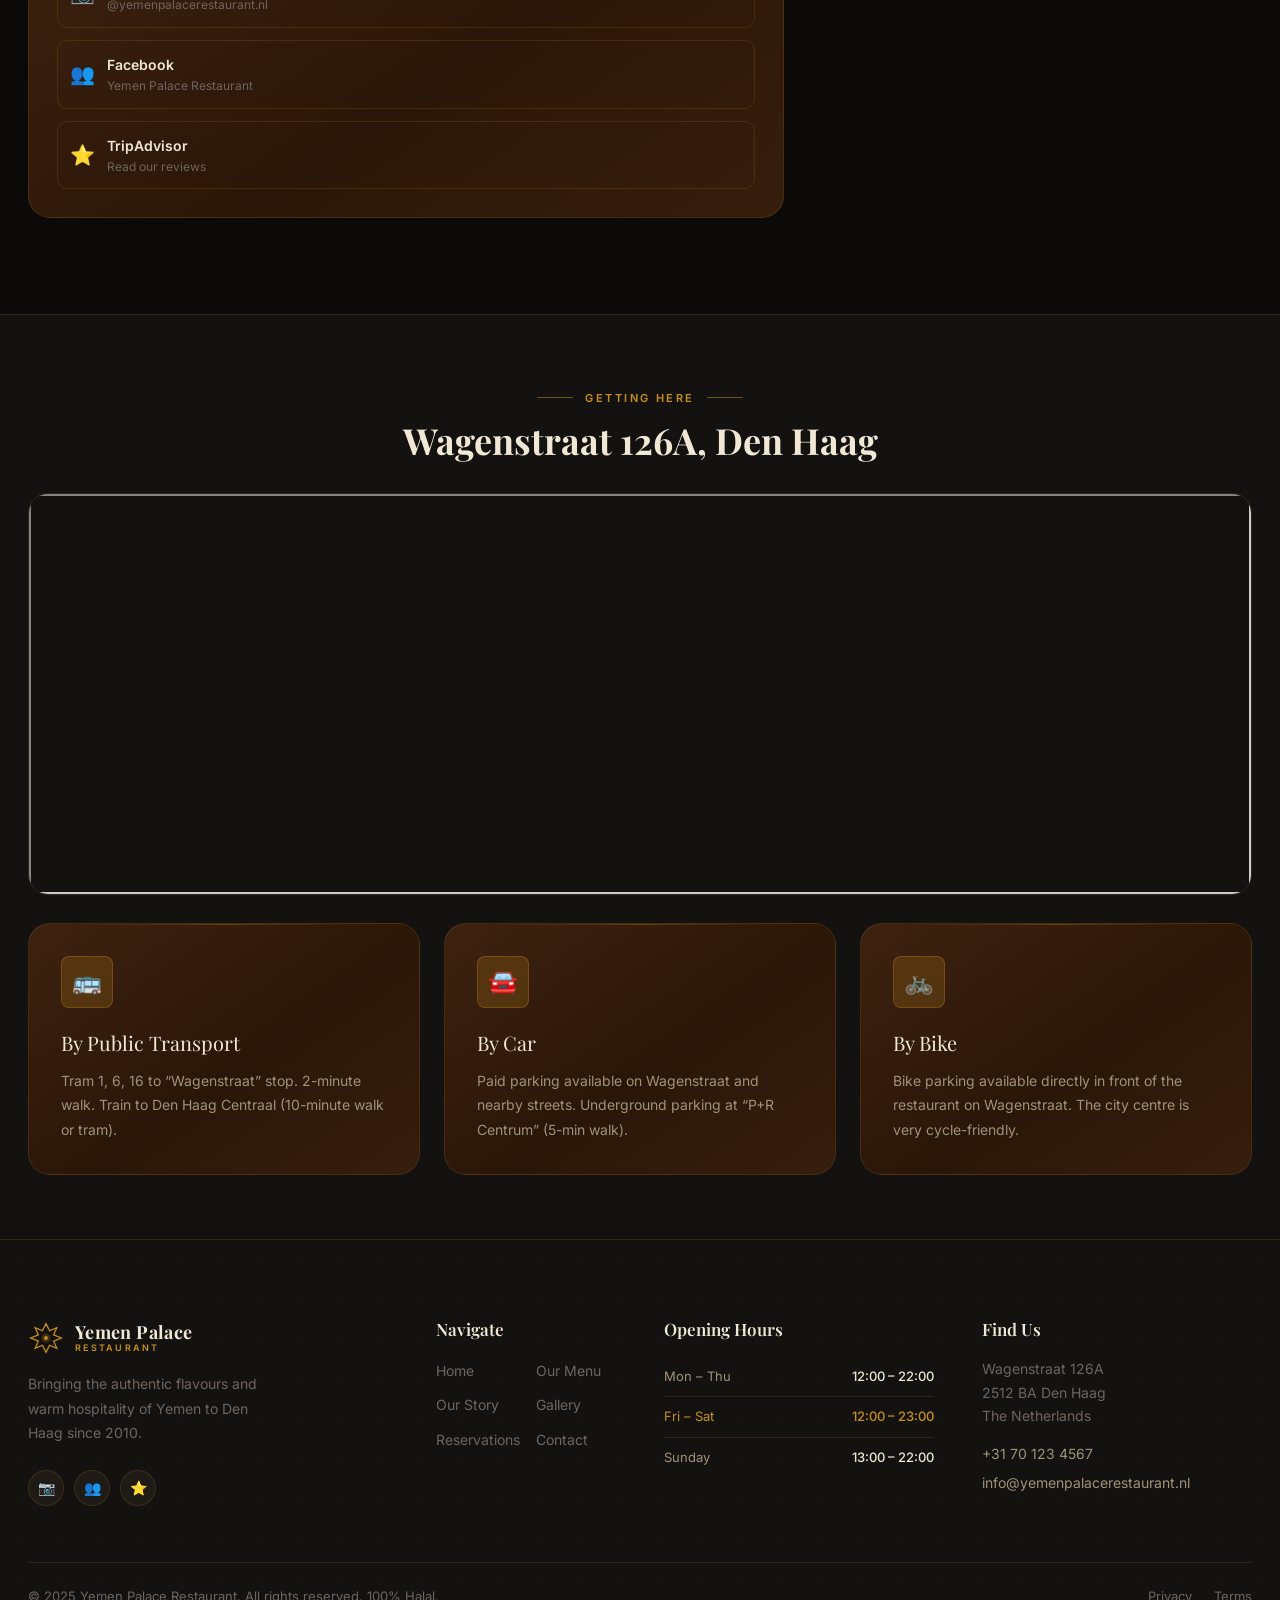
<file: contact.html>
<!DOCTYPE html>
<html lang="en">
<head>
  <meta charset="UTF-8" />
  <meta name="viewport" content="width=device-width, initial-scale=1.0" />
  <title>Contact — Yemen Palace Restaurant | Wagenstraat 126A, Den Haag</title>
  <meta name="description" content="Visit Yemen Palace Restaurant at Wagenstraat 126A, 2512 BA Den Haag. Open daily from 12:00. Call +31 70 123 4567 or send us a message." />
  <link rel="canonical" href="https://www.yemenpalacerestaurant.nl/contact" />
  <link rel="stylesheet" href="css/style.css" />
</head>
<body>

<canvas id="rice-canvas"></canvas>

<!-- Demo Disclaimer -->
<div class="demo-banner">
  This is not the official website — this is just a demo for the restaurant and will be removed as soon as we get a reply from the owner. Website built by <a href="https://consuai.com" target="_blank" rel="noopener">consuai.com</a>
</div>

<nav class="navbar">
  <div class="container">
    <a href="index.html" class="brand">
      <div class="brand-icon"><svg width="40" height="40" viewBox="0 0 40 40" fill="none"><path d="M20 4L24 12L32 8.5L28.5 16.5L37 20L28.5 23.5L32 31.5L24 28L20 36L16 28L8 31.5L11.5 23.5L3 20L11.5 16.5L8 8.5L16 12Z" stroke="#c8901a" stroke-width="1.4" fill="none"/><circle cx="20" cy="20" r="5" fill="#c8901a" opacity="0.22"/><circle cx="20" cy="20" r="2.2" fill="#c8901a"/></svg></div>
      <div class="brand-text"><span class="brand-name">Yemen Palace</span><span class="brand-sub">Restaurant</span></div>
    </a>
    <ul class="nav-links">
      <li><a href="index.html"       class="nav-link">Home</a></li>
      <li><a href="menu.html"        class="nav-link">Menu</a></li>
      <li><a href="about.html"       class="nav-link">About</a></li>
      <li><a href="gallery.html"     class="nav-link">Gallery</a></li>
      <li><a href="contact.html"     class="nav-link">Contact</a></li>
      <li><a href="reservation.html" class="nav-link nav-cta">Reserve</a></li>
    </ul>
    <button class="menu-toggle" aria-label="Open menu"><span></span><span></span><span></span></button>
  </div>
</nav>
<div class="nav-overlay"></div>

<div class="page-hero">
  <div class="page-hero-dots"></div>
  <div class="container">
    <div class="page-hero-content">
      <div class="eyebrow reveal">Get in Touch</div>
      <h1 class="page-title reveal"><em style="color:var(--gold)">Contact</em> Us</h1>
      <div class="ornament reveal"><div class="ornament-gem"></div></div>
      <p class="page-subtitle reveal">Questions, feedback, or a special request? We are always happy to hear from you.</p>
    </div>
  </div>
</div>

<section class="section">
  <div class="container">
    <div class="contact-layout">

      <!-- Info -->
      <div class="contact-info">

        <div class="contact-block reveal">
          <h3>Visit Us</h3>
          <div class="c-item">
            <div class="c-icon">&#128205;</div>
            <div>
              <div class="c-label">Address</div>
              <div class="c-value">
                Wagenstraat 126A<br>
                2512 BA Den Haag<br>
                The Netherlands<br>
                <a href="https://maps.google.com/?q=Wagenstraat+126A+Den+Haag" target="_blank" rel="noopener" style="color:var(--gold);font-size:13px;margin-top:6px;display:inline-block;">
                  Open in Google Maps &rarr;
                </a>
              </div>
            </div>
          </div>
          <div class="c-item">
            <div class="c-icon">&#128222;</div>
            <div>
              <div class="c-label">Phone</div>
              <div class="c-value"><a href="tel:+31701234567">+31 70 123 4567</a></div>
            </div>
          </div>
          <div class="c-item">
            <div class="c-icon">&#9993;</div>
            <div>
              <div class="c-label">Email</div>
              <div class="c-value"><a href="mailto:info@yemenpalacerestaurant.nl">info@yemenpalacerestaurant.nl</a></div>
            </div>
          </div>
        </div>

        <div class="contact-block reveal d1">
          <h3>Opening Hours</h3>
          <table class="hours-table" style="width:100%;">
            <tr data-day="mon"><td>Monday</td><td>12:00 &ndash; 22:00</td></tr>
            <tr data-day="tue"><td>Tuesday</td><td>12:00 &ndash; 22:00</td></tr>
            <tr data-day="wed"><td>Wednesday</td><td>12:00 &ndash; 22:00</td></tr>
            <tr data-day="thu"><td>Thursday</td><td>12:00 &ndash; 22:00</td></tr>
            <tr data-day="fri"><td>Friday</td><td>12:00 &ndash; 23:00</td></tr>
            <tr data-day="sat"><td>Saturday</td><td>12:00 &ndash; 23:00</td></tr>
            <tr data-day="sun"><td>Sunday</td><td>13:00 &ndash; 22:00</td></tr>
          </table>
          <p style="font-size:13px;color:var(--text-muted);margin-top:14px;">Kitchen closes 30 minutes before closing time. Walk-ins always welcome.</p>
        </div>

        <div class="contact-block reveal d2">
          <h3>Follow Us</h3>
          <div style="display:flex;flex-direction:column;gap:12px;">
            <a href="#" style="display:flex;align-items:center;gap:12px;padding:12px;border-radius:10px;border:1px solid var(--border);transition:border-color .2s;" onmouseover="this.style.borderColor='var(--gold)'" onmouseout="this.style.borderColor='var(--border)'">
              <span style="font-size:20px;">&#128247;</span>
              <div>
                <div style="font-size:14px;font-weight:600;color:var(--text-primary);">Instagram</div>
                <div style="font-size:12px;color:var(--text-muted);">@yemenpalacerestaurant.nl</div>
              </div>
            </a>
            <a href="#" style="display:flex;align-items:center;gap:12px;padding:12px;border-radius:10px;border:1px solid var(--border);transition:border-color .2s;" onmouseover="this.style.borderColor='var(--gold)'" onmouseout="this.style.borderColor='var(--border)'">
              <span style="font-size:20px;">&#128101;</span>
              <div>
                <div style="font-size:14px;font-weight:600;color:var(--text-primary);">Facebook</div>
                <div style="font-size:12px;color:var(--text-muted);">Yemen Palace Restaurant</div>
              </div>
            </a>
            <a href="#" style="display:flex;align-items:center;gap:12px;padding:12px;border-radius:10px;border:1px solid var(--border);transition:border-color .2s;" onmouseover="this.style.borderColor='var(--gold)'" onmouseout="this.style.borderColor='var(--border)'">
              <span style="font-size:20px;">&#11088;</span>
              <div>
                <div style="font-size:14px;font-weight:600;color:var(--text-primary);">TripAdvisor</div>
                <div style="font-size:12px;color:var(--text-muted);">Read our reviews</div>
              </div>
            </a>
          </div>
        </div>

      </div>

      <!-- Contact Form -->
      <div class="reveal d1">
        <div class="form-card" style="position:sticky;top:100px;">
          <h3 style="font-family:var(--font-heading);font-size:26px;margin-bottom:8px;">Send Us a Message</h3>
          <p style="font-size:14px;color:var(--text-muted);margin-bottom:32px;">We respond within 24 hours.</p>

          <form id="contact-form">
            <div class="form-group">
              <label class="form-label" for="ct-name">Your Name *</label>
              <input type="text" id="ct-name" class="form-input" placeholder="Your full name" required maxlength="100" />
            </div>

            <div class="form-group">
              <label class="form-label" for="ct-email">Email Address *</label>
              <input type="email" id="ct-email" class="form-input" placeholder="you@example.com" required maxlength="254" />
            </div>

            <div class="form-group">
              <label class="form-label" for="ct-phone">Phone <span style="color:var(--text-muted);font-weight:400;">(optional)</span></label>
              <input type="tel" id="ct-phone" class="form-input" placeholder="+31 6 12 34 56 78" maxlength="20" />
            </div>

            <div class="form-group">
              <label class="form-label" for="ct-subject">Subject *</label>
              <select id="ct-subject" class="form-select" required>
                <option value="">What is your message about?</option>
                <option>Reservation question</option>
                <option>Menu &amp; dietary information</option>
                <option>Private event or group booking</option>
                <option>Feedback or compliment</option>
                <option>Complaint</option>
                <option>Other</option>
              </select>
            </div>

            <div class="form-group">
              <label class="form-label" for="ct-message">Message *</label>
              <textarea id="ct-message" class="form-textarea" rows="5" placeholder="Tell us how we can help..." required maxlength="2000"></textarea>
            </div>

            <button type="submit" class="btn btn-primary" style="width:100%;justify-content:center;padding:16px;">
              Send Message
            </button>
            <p class="form-note" style="text-align:center;">We reply within 24 hours &middot; Usually much faster</p>
          </form>
        </div>
      </div>

    </div>
  </div>
</section>

<!-- Map Section -->
<section class="section-sm" style="background:var(--bg-surface);border-top:1px solid var(--border);">
  <div class="container">
    <div class="section-header" style="margin-bottom:32px;">
      <div class="eyebrow reveal">Getting Here</div>
      <h2 class="section-title reveal" style="font-size:clamp(24px,3vw,36px);">Wagenstraat 126A, Den Haag</h2>
    </div>
    <div class="map-box reveal" style="border-radius:20px;overflow:hidden;border:1px solid var(--border);">
      <iframe
        src="https://www.openstreetmap.org/export/embed.html?bbox=4.290%2C52.064%2C4.325%2C52.078&amp;layer=mapnik&amp;marker=52.071%2C4.308"
        title="Yemen Palace Restaurant — Wagenstraat 126A Den Haag"
        style="width:100%;height:400px;display:block;filter:saturate(0) opacity(.85);"
        allowfullscreen loading="lazy">
      </iframe>
    </div>
    <div class="grid-3" style="margin-top:28px;">
      <div class="feature-card reveal">
        <div class="feature-icon">&#128652;</div>
        <div class="feature-title">By Public Transport</div>
        <p class="feature-desc">Tram 1, 6, 16 to &ldquo;Wagenstraat&rdquo; stop. 2-minute walk. Train to Den Haag Centraal (10-minute walk or tram).</p>
      </div>
      <div class="feature-card reveal d2">
        <div class="feature-icon">&#128664;</div>
        <div class="feature-title">By Car</div>
        <p class="feature-desc">Paid parking available on Wagenstraat and nearby streets. Underground parking at &ldquo;P+R Centrum&rdquo; (5-min walk).</p>
      </div>
      <div class="feature-card reveal d3">
        <div class="feature-icon">&#128690;</div>
        <div class="feature-title">By Bike</div>
        <p class="feature-desc">Bike parking available directly in front of the restaurant on Wagenstraat. The city centre is very cycle-friendly.</p>
      </div>
    </div>
  </div>
</section>

<!-- Footer -->
<footer class="footer">
  <div class="footer-pattern"></div>
  <div class="container">
    <div class="footer-grid">
      <div class="footer-brand">
        <a href="index.html" class="brand">
          <div class="brand-icon"><svg width="36" height="36" viewBox="0 0 40 40" fill="none"><path d="M20 4L24 12L32 8.5L28.5 16.5L37 20L28.5 23.5L32 31.5L24 28L20 36L16 28L8 31.5L11.5 23.5L3 20L11.5 16.5L8 8.5L16 12Z" stroke="#c8901a" stroke-width="1.4" fill="none"/><circle cx="20" cy="20" r="5" fill="#c8901a" opacity="0.22"/><circle cx="20" cy="20" r="2.2" fill="#c8901a"/></svg></div>
          <div class="brand-text"><span class="brand-name">Yemen Palace</span><span class="brand-sub">Restaurant</span></div>
        </a>
        <p class="footer-tagline">Bringing the authentic flavours and warm hospitality of Yemen to Den Haag since 2010.</p>
        <div class="footer-social"><a href="#" class="social-btn">&#128247;</a><a href="#" class="social-btn">&#128101;</a><a href="#" class="social-btn">&#11088;</a></div>
      </div>
      <div class="footer-nav">
        <h4 class="footer-heading">Navigate</h4>
        <ul><li><a href="index.html">Home</a></li><li><a href="menu.html">Our Menu</a></li><li><a href="about.html">Our Story</a></li><li><a href="gallery.html">Gallery</a></li><li><a href="reservation.html">Reservations</a></li><li><a href="contact.html">Contact</a></li></ul>
      </div>
      <div class="footer-hours">
        <h4 class="footer-heading">Opening Hours</h4>
        <table class="hours-table"><tr data-day="mon"><td>Mon &ndash; Thu</td><td>12:00 &ndash; 22:00</td></tr><tr data-day="fri"><td>Fri &ndash; Sat</td><td>12:00 &ndash; 23:00</td></tr><tr data-day="sun"><td>Sunday</td><td>13:00 &ndash; 22:00</td></tr></table>
      </div>
      <div class="footer-contact">
        <h4 class="footer-heading">Find Us</h4>
        <address><p>Wagenstraat 126A</p><p>2512 BA Den Haag</p><p>The Netherlands</p></address>
        <div class="footer-contact-links"><a href="tel:+31701234567">+31 70 123 4567</a><a href="mailto:info@yemenpalacerestaurant.nl">info@yemenpalacerestaurant.nl</a></div>
      </div>
    </div>
    <div class="footer-bottom">
      <p>&copy; 2025 Yemen Palace Restaurant. All rights reserved. 100% Halal.</p>
      <div class="footer-bottom-links"><a href="#">Privacy</a><a href="#">Terms</a></div>
    </div>
  </div>
</footer>

<script src="js/rice.js"></script>
<script src="js/main.js"></script>
</body>
</html>
</file>
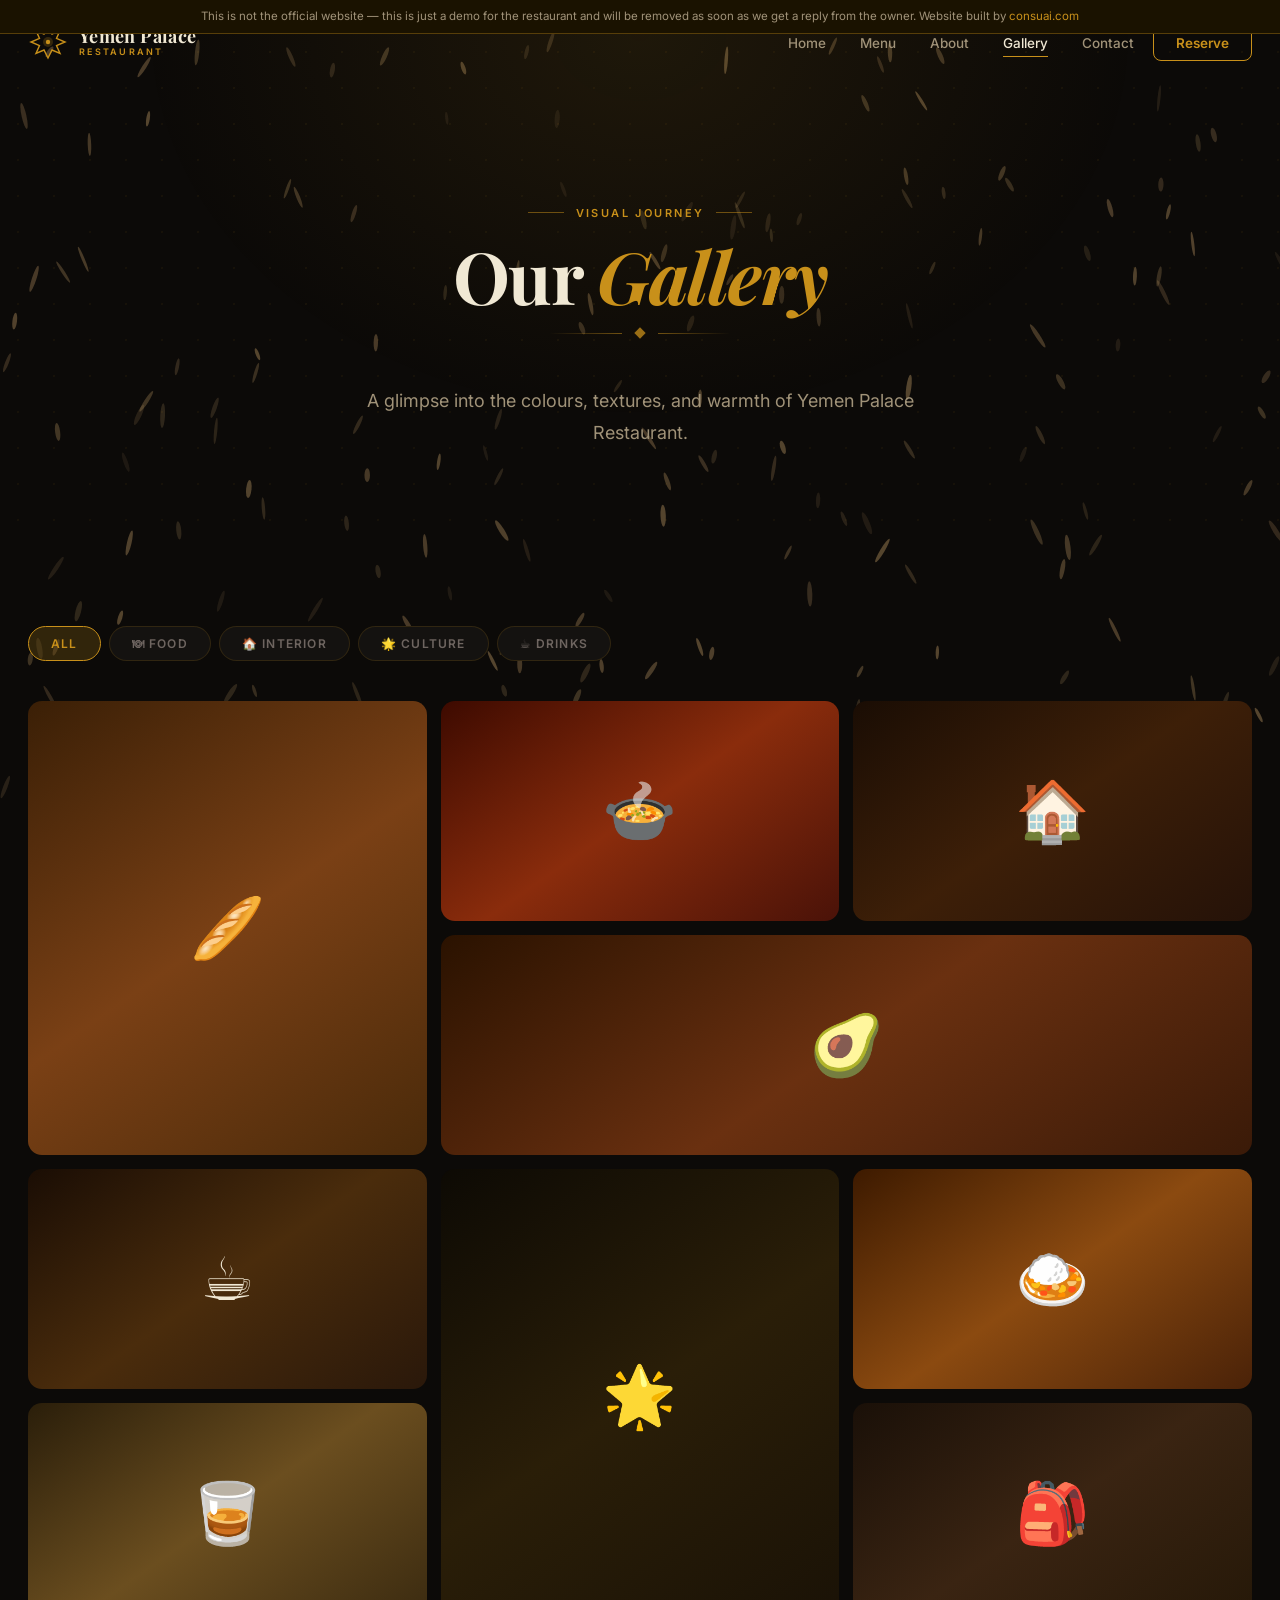
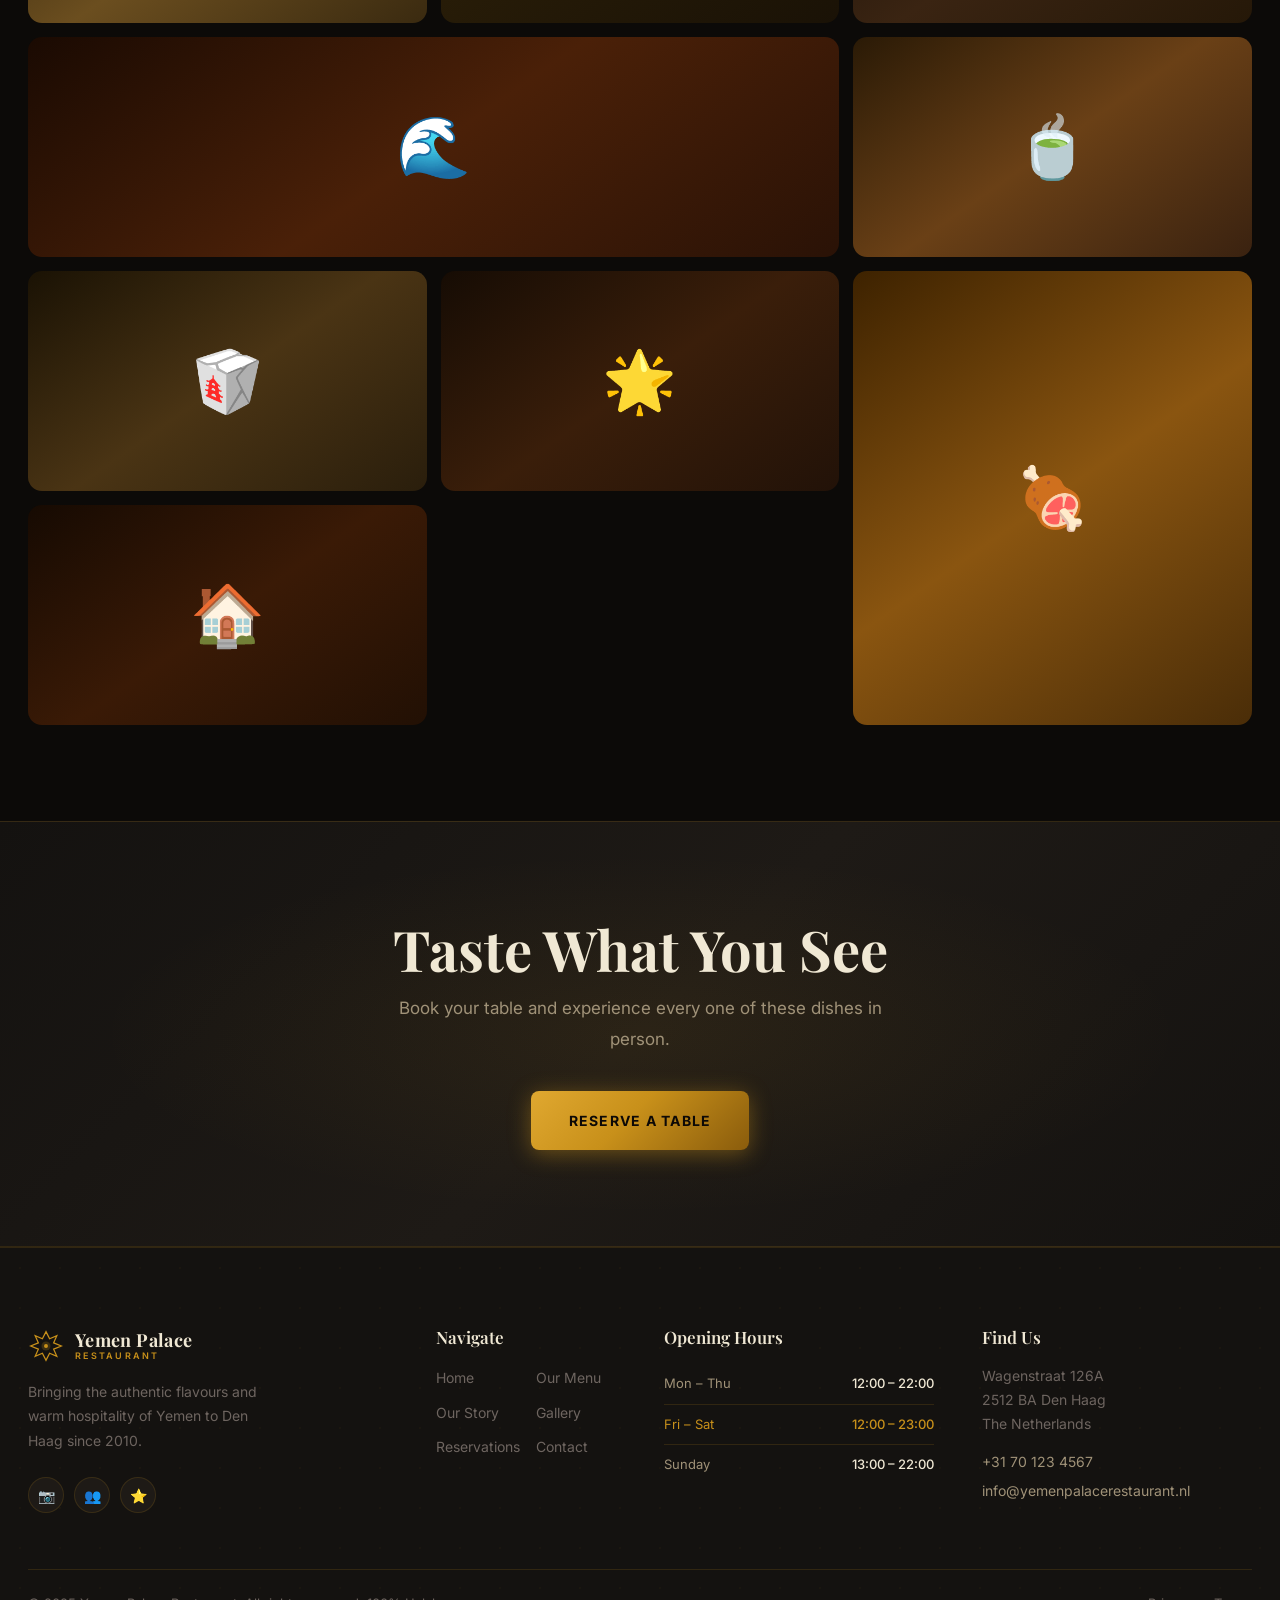
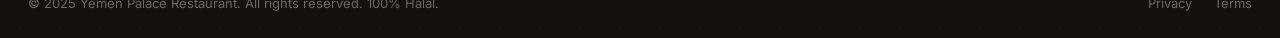
<file: gallery.html>
<!DOCTYPE html>
<html lang="en">
<head>
  <meta charset="UTF-8" />
  <meta name="viewport" content="width=device-width, initial-scale=1.0" />
  <title>Gallery — Yemen Palace Restaurant | Den Haag</title>
  <meta name="description" content="A visual journey through Yemen Palace Restaurant — our dishes, our interior, and the warmth of authentic Yemeni dining in Den Haag." />
  <link rel="canonical" href="https://www.yemenpalacerestaurant.nl/gallery" />
  <link rel="stylesheet" href="css/style.css" />
  <style>
    .gallery-grid {
      display: grid;
      grid-template-columns: repeat(3, 1fr);
      gap: 14px;
    }
    .g-item {
      border-radius: 14px;
      overflow: hidden;
      position: relative;
      cursor: pointer;
      transition: transform .3s, box-shadow .3s;
    }
    .g-item:hover { transform: scale(1.02); box-shadow: 0 12px 40px rgba(0,0,0,.6); }
    .g-item.tall { grid-row: span 2; }
    .g-item.wide { grid-column: span 2; }
    .g-inner {
      width: 100%; height: 100%; min-height: 220px;
      display: flex; align-items: center; justify-content: center;
      font-size: 60px; position: relative;
    }
    .g-item.tall .g-inner { min-height: 454px; }
    .g-item.wide .g-inner { min-height: 220px; }
    .g-overlay {
      position: absolute; inset: 0;
      background: linear-gradient(to top, rgba(13,9,6,.88) 0%, transparent 50%);
      display: flex; flex-direction: column;
      align-items: flex-start; justify-content: flex-end;
      padding: 22px; opacity: 0; transition: opacity .3s;
    }
    .g-item:hover .g-overlay { opacity: 1; }
    .g-title { font-family: 'Playfair Display', serif; font-size: 18px; color: #f0e0c0; margin-bottom: 4px; }
    .g-sub   { font-size: 12px; color: #c8901a; }
    .filter-bar { display: flex; gap: 8px; flex-wrap: wrap; margin-bottom: 40px; }
    .filter-btn {
      padding: 9px 22px; border-radius: 40px;
      font-size: 12px; font-weight: 600; letter-spacing: .1em; text-transform: uppercase;
      cursor: pointer; background: var(--bg-surface);
      color: var(--text-muted); border: 1px solid var(--border);
      transition: all .25s;
    }
    .filter-btn:hover, .filter-btn.active { background: var(--gold-muted); border-color: var(--gold); color: var(--gold); }
    @media(max-width:768px) {
      .gallery-grid { grid-template-columns: repeat(2, 1fr); }
      .g-item.tall { grid-row: auto; }
      .g-item.wide { grid-column: auto; }
      .g-item.tall .g-inner { min-height: 220px; }
    }
    @media(max-width:480px) {
      .gallery-grid { grid-template-columns: 1fr; }
    }
  </style>
</head>
<body>

<canvas id="rice-canvas"></canvas>

<!-- Demo Disclaimer -->
<div class="demo-banner">
  This is not the official website — this is just a demo for the restaurant and will be removed as soon as we get a reply from the owner. Website built by <a href="https://consuai.com" target="_blank" rel="noopener">consuai.com</a>
</div>

<nav class="navbar">
  <div class="container">
    <a href="index.html" class="brand">
      <div class="brand-icon"><svg width="40" height="40" viewBox="0 0 40 40" fill="none"><path d="M20 4L24 12L32 8.5L28.5 16.5L37 20L28.5 23.5L32 31.5L24 28L20 36L16 28L8 31.5L11.5 23.5L3 20L11.5 16.5L8 8.5L16 12Z" stroke="#c8901a" stroke-width="1.4" fill="none"/><circle cx="20" cy="20" r="5" fill="#c8901a" opacity="0.22"/><circle cx="20" cy="20" r="2.2" fill="#c8901a"/></svg></div>
      <div class="brand-text"><span class="brand-name">Yemen Palace</span><span class="brand-sub">Restaurant</span></div>
    </a>
    <ul class="nav-links">
      <li><a href="index.html"       class="nav-link">Home</a></li>
      <li><a href="menu.html"        class="nav-link">Menu</a></li>
      <li><a href="about.html"       class="nav-link">About</a></li>
      <li><a href="gallery.html"     class="nav-link">Gallery</a></li>
      <li><a href="contact.html"     class="nav-link">Contact</a></li>
      <li><a href="reservation.html" class="nav-link nav-cta">Reserve</a></li>
    </ul>
    <button class="menu-toggle" aria-label="Open menu"><span></span><span></span><span></span></button>
  </div>
</nav>
<div class="nav-overlay"></div>

<div class="page-hero">
  <div class="page-hero-dots"></div>
  <div class="container">
    <div class="page-hero-content">
      <div class="eyebrow reveal">Visual Journey</div>
      <h1 class="page-title reveal">Our <em style="color:var(--gold)">Gallery</em></h1>
      <div class="ornament reveal"><div class="ornament-gem"></div></div>
      <p class="page-subtitle reveal">A glimpse into the colours, textures, and warmth of Yemen Palace Restaurant.</p>
    </div>
  </div>
</div>

<section class="section">
  <div class="container">

    <div class="filter-bar reveal">
      <button class="filter-btn active" data-filter="all">All</button>
      <button class="filter-btn" data-filter="food">&#127869; Food</button>
      <button class="filter-btn" data-filter="interior">&#127968; Interior</button>
      <button class="filter-btn" data-filter="culture">&#127775; Culture</button>
      <button class="filter-btn" data-filter="drinks">&#9749; Drinks</button>
    </div>

    <div class="gallery-grid reveal">

      <div class="g-item tall" data-cat="food">
        <div class="g-inner" style="background:linear-gradient(145deg,#3a1f06,#7a4015 50%,#4a2a0a)">&#129366;</div>
        <div class="g-overlay"><div class="g-title">Lamb Mandi</div><div class="g-sub">Signature Dish &middot; Served Daily</div></div>
      </div>

      <div class="g-item" data-cat="food">
        <div class="g-inner" style="background:linear-gradient(145deg,#3d0a00,#8a2c0c 50%,#4a1208)">&#127858;</div>
        <div class="g-overlay"><div class="g-title">Saltah in Clay Pot</div><div class="g-sub">Yemen's National Dish</div></div>
      </div>

      <div class="g-item" data-cat="interior">
        <div class="g-inner" style="background:linear-gradient(145deg,#1a0d04,#3d1f08 50%,#251208)">&#127968;</div>
        <div class="g-overlay"><div class="g-title">The Dining Room</div><div class="g-sub">Warm &amp; Welcoming Atmosphere</div></div>
      </div>

      <div class="g-item wide" data-cat="food">
        <div class="g-inner" style="background:linear-gradient(145deg,#2a1200,#6a3010 50%,#3a1a08)">&#129361;</div>
        <div class="g-overlay"><div class="g-title">Haneeth — Whole Roasted Lamb</div><div class="g-sub">Pre-order Required &middot; Serves 2-4</div></div>
      </div>

      <div class="g-item" data-cat="drinks">
        <div class="g-inner" style="background:linear-gradient(145deg,#1a0d04,#4a2c0c 50%,#2a180a)">&#9749;</div>
        <div class="g-overlay"><div class="g-title">Qishr Coffee</div><div class="g-sub">Yemen's Unique Coffee Tradition</div></div>
      </div>

      <div class="g-item tall" data-cat="culture">
        <div class="g-inner" style="background:linear-gradient(145deg,#0d0a04,#2a1e08 50%,#1a1206)">&#127775;</div>
        <div class="g-overlay"><div class="g-title">Yemeni Geometric Art</div><div class="g-sub">Traditional Architecture</div></div>
      </div>

      <div class="g-item" data-cat="food">
        <div class="g-inner" style="background:linear-gradient(145deg,#3d1a00,#8b4a10 50%,#4a2208)">&#127835;</div>
        <div class="g-overlay"><div class="g-title">Kabsa Platter</div><div class="g-sub">Fragrant Rice &amp; Tender Meat</div></div>
      </div>

      <div class="g-item" data-cat="food">
        <div class="g-inner" style="background:linear-gradient(145deg,#2a1e0a,#6b4e1f 50%,#3a2a10)">&#129347;</div>
        <div class="g-overlay"><div class="g-title">Freshly Baked Lahoh</div><div class="g-sub">Fermented Sourdough Flatbread</div></div>
      </div>

      <div class="g-item" data-cat="interior">
        <div class="g-inner" style="background:linear-gradient(145deg,#1a1008,#3a2412 50%,#251808)">&#127890;</div>
        <div class="g-overlay"><div class="g-title">The Entrance</div><div class="g-sub">Wagenstraat 126A, Den Haag</div></div>
      </div>

      <div class="g-item wide" data-cat="culture">
        <div class="g-inner" style="background:linear-gradient(145deg,#1a0a02,#4a2008 50%,#2a1206)">&#127754;</div>
        <div class="g-overlay"><div class="g-title">The Spice Market</div><div class="g-sub">Yemen's Ancient Trade Routes</div></div>
      </div>

      <div class="g-item" data-cat="drinks">
        <div class="g-inner" style="background:linear-gradient(145deg,#2a1a06,#6a4016 50%,#3a2210)">&#127861;</div>
        <div class="g-overlay"><div class="g-title">Yemeni Shahi</div><div class="g-sub">Spiced Milk Tea</div></div>
      </div>

      <div class="g-item" data-cat="food">
        <div class="g-inner" style="background:linear-gradient(145deg,#1a1204,#4a3414 50%,#2a1e0c)">&#129377;</div>
        <div class="g-overlay"><div class="g-title">Bint Al-Sahn</div><div class="g-sub">Honeyed Layered Bread</div></div>
      </div>

      <div class="g-item" data-cat="interior">
        <div class="g-inner" style="background:linear-gradient(145deg,#160c04,#3a1e0a 50%,#221208)">&#127775;</div>
        <div class="g-overlay"><div class="g-title">Evening Ambiance</div><div class="g-sub">Warm Golden Lighting</div></div>
      </div>

      <div class="g-item tall" data-cat="food">
        <div class="g-inner" style="background:linear-gradient(145deg,#3d2200,#8a5510 50%,#4a2d08)">&#127830;</div>
        <div class="g-overlay"><div class="g-title">Zurbian Rice</div><div class="g-sub">Festive Celebration Dish</div></div>
      </div>

      <div class="g-item" data-cat="culture">
        <div class="g-inner" style="background:linear-gradient(145deg,#160a02,#3a1a06 50%,#221004)">&#127968;</div>
        <div class="g-overlay"><div class="g-title">Old Sana'a</div><div class="g-sub">UNESCO World Heritage City</div></div>
      </div>

    </div>
  </div>
</section>

<section class="cta-banner">
  <div class="container">
    <h2 class="reveal" style="margin-bottom:14px;">Taste What You See</h2>
    <p class="reveal d1">Book your table and experience every one of these dishes in person.</p>
    <div style="margin-top:36px;" class="reveal d2">
      <a href="reservation.html" class="btn btn-primary btn-lg">Reserve a Table</a>
    </div>
  </div>
</section>

<!-- Footer -->
<footer class="footer">
  <div class="footer-pattern"></div>
  <div class="container">
    <div class="footer-grid">
      <div class="footer-brand">
        <a href="index.html" class="brand">
          <div class="brand-icon"><svg width="36" height="36" viewBox="0 0 40 40" fill="none"><path d="M20 4L24 12L32 8.5L28.5 16.5L37 20L28.5 23.5L32 31.5L24 28L20 36L16 28L8 31.5L11.5 23.5L3 20L11.5 16.5L8 8.5L16 12Z" stroke="#c8901a" stroke-width="1.4" fill="none"/><circle cx="20" cy="20" r="5" fill="#c8901a" opacity="0.22"/><circle cx="20" cy="20" r="2.2" fill="#c8901a"/></svg></div>
          <div class="brand-text"><span class="brand-name">Yemen Palace</span><span class="brand-sub">Restaurant</span></div>
        </a>
        <p class="footer-tagline">Bringing the authentic flavours and warm hospitality of Yemen to Den Haag since 2010.</p>
        <div class="footer-social"><a href="#" class="social-btn">&#128247;</a><a href="#" class="social-btn">&#128101;</a><a href="#" class="social-btn">&#11088;</a></div>
      </div>
      <div class="footer-nav">
        <h4 class="footer-heading">Navigate</h4>
        <ul><li><a href="index.html">Home</a></li><li><a href="menu.html">Our Menu</a></li><li><a href="about.html">Our Story</a></li><li><a href="gallery.html">Gallery</a></li><li><a href="reservation.html">Reservations</a></li><li><a href="contact.html">Contact</a></li></ul>
      </div>
      <div class="footer-hours">
        <h4 class="footer-heading">Opening Hours</h4>
        <table class="hours-table"><tr data-day="mon"><td>Mon &ndash; Thu</td><td>12:00 &ndash; 22:00</td></tr><tr data-day="fri"><td>Fri &ndash; Sat</td><td>12:00 &ndash; 23:00</td></tr><tr data-day="sun"><td>Sunday</td><td>13:00 &ndash; 22:00</td></tr></table>
      </div>
      <div class="footer-contact">
        <h4 class="footer-heading">Find Us</h4>
        <address><p>Wagenstraat 126A</p><p>2512 BA Den Haag</p><p>The Netherlands</p></address>
        <div class="footer-contact-links"><a href="tel:+31701234567">+31 70 123 4567</a><a href="mailto:info@yemenpalacerestaurant.nl">info@yemenpalacerestaurant.nl</a></div>
      </div>
    </div>
    <div class="footer-bottom">
      <p>&copy; 2025 Yemen Palace Restaurant. All rights reserved. 100% Halal.</p>
      <div class="footer-bottom-links"><a href="#">Privacy</a><a href="#">Terms</a></div>
    </div>
  </div>
</footer>

<script src="js/rice.js"></script>
<script src="js/main.js"></script>
</body>
</html>
</file>
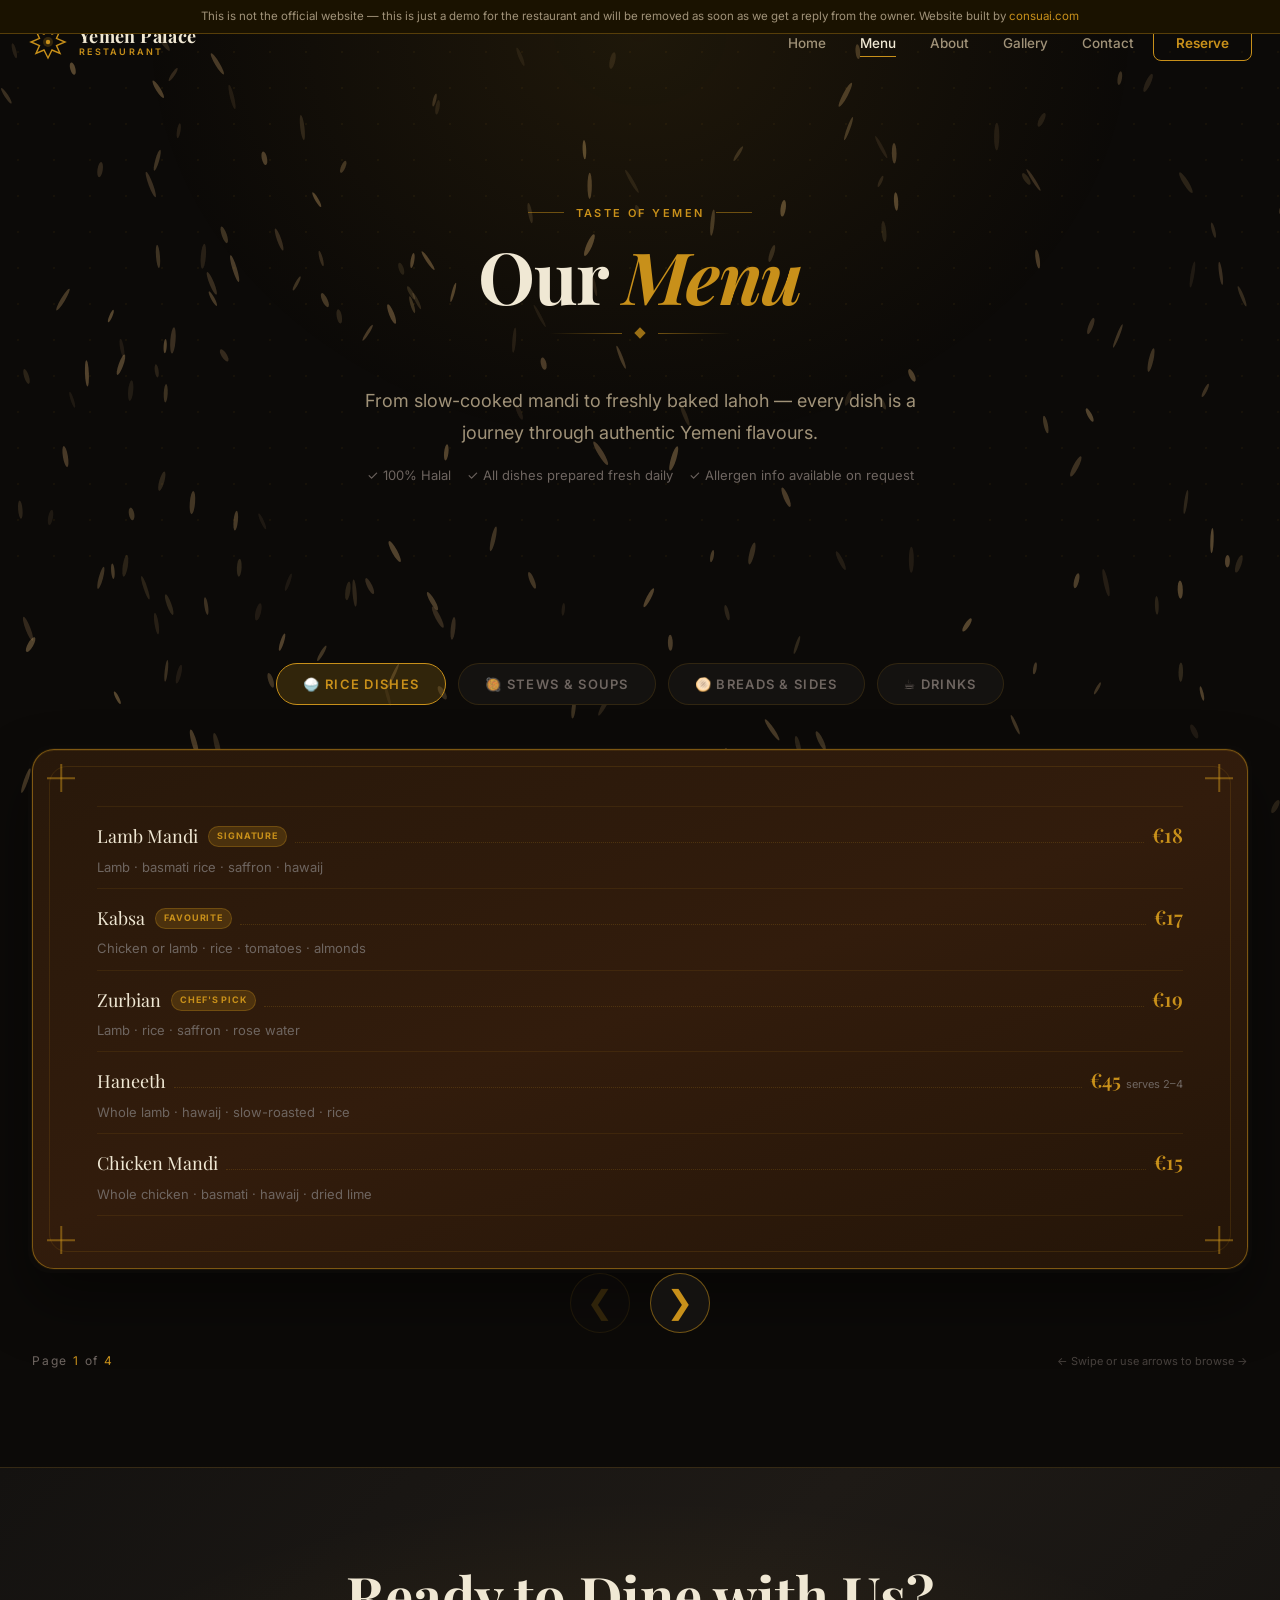
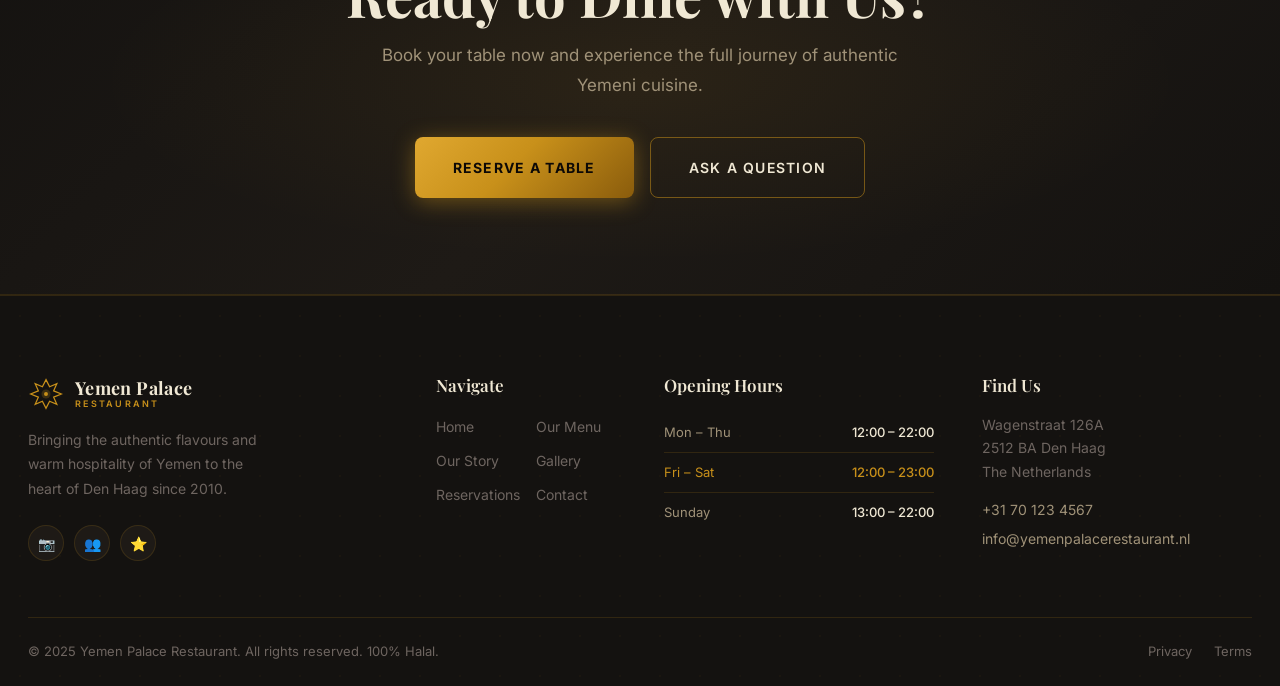
<file: menu.html>
<!DOCTYPE html>
<html lang="en">
<head>
  <meta charset="UTF-8" />
  <meta name="viewport" content="width=device-width, initial-scale=1.0" />
  <title>Our Menu — Yemen Palace Restaurant | Den Haag</title>
  <meta name="description" content="Explore our full menu of authentic Yemeni dishes — slow-cooked mandi, kabsa, saltah, freshly baked lahoh, and traditional Yemeni drinks. All halal." />
  <link rel="canonical" href="https://www.yemenpalacerestaurant.nl/menu" />
  <link rel="stylesheet" href="css/style.css" />
</head>
<body>

<canvas id="rice-canvas"></canvas>

<!-- Demo Disclaimer -->
<div class="demo-banner">
  This is not the official website — this is just a demo for the restaurant and will be removed as soon as we get a reply from the owner. Website built by <a href="https://consuai.com" target="_blank" rel="noopener">consuai.com</a>
</div>

<nav class="navbar">
  <div class="container">
    <a href="index.html" class="brand">
      <div class="brand-icon"><svg width="40" height="40" viewBox="0 0 40 40" fill="none"><path d="M20 4L24 12L32 8.5L28.5 16.5L37 20L28.5 23.5L32 31.5L24 28L20 36L16 28L8 31.5L11.5 23.5L3 20L11.5 16.5L8 8.5L16 12Z" stroke="#c8901a" stroke-width="1.4" fill="none"/><circle cx="20" cy="20" r="5" fill="#c8901a" opacity="0.22"/><circle cx="20" cy="20" r="2.2" fill="#c8901a"/></svg></div>
      <div class="brand-text"><span class="brand-name">Yemen Palace</span><span class="brand-sub">Restaurant</span></div>
    </a>
    <ul class="nav-links">
      <li><a href="index.html"       class="nav-link">Home</a></li>
      <li><a href="menu.html"        class="nav-link">Menu</a></li>
      <li><a href="about.html"       class="nav-link">About</a></li>
      <li><a href="gallery.html"     class="nav-link">Gallery</a></li>
      <li><a href="contact.html"     class="nav-link">Contact</a></li>
      <li><a href="reservation.html" class="nav-link nav-cta">Reserve</a></li>
    </ul>
    <button class="menu-toggle" aria-label="Open menu"><span></span><span></span><span></span></button>
  </div>
</nav>
<div class="nav-overlay"></div>

<div class="page-hero">
  <div class="page-hero-dots"></div>
  <div class="container">
    <div class="page-hero-content">
      <div class="eyebrow reveal">Taste of Yemen</div>
      <h1 class="page-title reveal">Our <em style="color:var(--gold)">Menu</em></h1>
      <div class="ornament reveal"><div class="ornament-gem"></div></div>
      <p class="page-subtitle reveal">From slow-cooked mandi to freshly baked lahoh &mdash; every dish is a journey through authentic Yemeni flavours.</p>
      <p class="reveal d1" style="margin-top:14px;font-size:13px;color:var(--text-muted);">&#10003; 100% Halal &nbsp;&nbsp; &#10003; All dishes prepared fresh daily &nbsp;&nbsp; &#10003; Allergen info available on request</p>
    </div>
  </div>
</div>

<section class="section">
  <div class="container">

    <div class="book-nav-tabs reveal">
      <button class="book-tab active" data-page="0">🍚 Rice Dishes</button>
      <button class="book-tab" data-page="1">🥘 Stews &amp; Soups</button>
      <button class="book-tab" data-page="2">🫓 Breads &amp; Sides</button>
      <button class="book-tab" data-page="3">☕ Drinks</button>
    </div>

    <div class="book-outer reveal d1">
      
      <div class="book-viewport" id="book-viewport">
        <div class="book-track" id="book-track">

          <div class="book-page">
            <div class="book-frame">
              <div class="book-corner tl"></div><div class="book-corner tr"></div>
              <div class="book-corner bl"></div><div class="book-corner br"></div>
              <div class="book-inner-border"></div>
              <div class="book-dish-list">
                <div class="book-dish">
                  <div class="book-dish-row">
                    <span class="book-dish-name">Lamb Mandi <span class="book-sig">Signature</span></span>
                    <span class="book-leader"></span>
                    <span class="book-dish-price">€18</span>
                  </div>
                  <div class="book-dish-ing">Lamb · basmati rice · saffron · hawaij</div>
                </div>
                <div class="book-dish">
                  <div class="book-dish-row">
                    <span class="book-dish-name">Kabsa <span class="book-sig">Favourite</span></span>
                    <span class="book-leader"></span>
                    <span class="book-dish-price">€17</span>
                  </div>
                  <div class="book-dish-ing">Chicken or lamb · rice · tomatoes · almonds</div>
                </div>
                <div class="book-dish">
                  <div class="book-dish-row">
                    <span class="book-dish-name">Zurbian <span class="book-sig">Chef's Pick</span></span>
                    <span class="book-leader"></span>
                    <span class="book-dish-price">€19</span>
                  </div>
                  <div class="book-dish-ing">Lamb · rice · saffron · rose water</div>
                </div>
                <div class="book-dish">
                  <div class="book-dish-row">
                    <span class="book-dish-name">Haneeth</span>
                    <span class="book-leader"></span>
                    <span class="book-dish-price">€45 <small>serves 2–4</small></span>
                  </div>
                  <div class="book-dish-ing">Whole lamb · hawaij · slow-roasted · rice</div>
                </div>
                <div class="book-dish">
                  <div class="book-dish-row">
                    <span class="book-dish-name">Chicken Mandi</span>
                    <span class="book-leader"></span>
                    <span class="book-dish-price">€15</span>
                  </div>
                  <div class="book-dish-ing">Whole chicken · basmati · hawaij · dried lime</div>
                </div>
              </div>
            </div>
          </div>

          <div class="book-page">
            <div class="book-frame">
              <div class="book-corner tl"></div><div class="book-corner tr"></div>
              <div class="book-corner bl"></div><div class="book-corner br"></div>
              <div class="book-inner-border"></div>
              <div class="book-dish-list">
                <div class="book-dish">
                  <div class="book-dish-row">
                    <span class="book-dish-name">Saltah <span class="book-sig">National Dish</span></span>
                    <span class="book-leader"></span>
                    <span class="book-dish-price">€15</span>
                  </div>
                  <div class="book-dish-ing">Lamb · vegetables · hawaij · hulba foam</div>
                </div>
                <div class="book-dish">
                  <div class="book-dish-row">
                    <span class="book-dish-name">Fahsa <span class="book-sig">Slow-Cooked</span></span>
                    <span class="book-leader"></span>
                    <span class="book-dish-price">€16</span>
                  </div>
                  <div class="book-dish-ing">Lamb · spiced broth · ghee · hawaij</div>
                </div>
                <div class="book-dish">
                  <div class="book-dish-row">
                    <span class="book-dish-name">Maraq Lahm <span class="book-sig">Traditional</span></span>
                    <span class="book-leader"></span>
                    <span class="book-dish-price">€9</span>
                  </div>
                  <div class="book-dish-ing">Slow-simmered lamb broth · vegetables · spices</div>
                </div>
                <div class="book-dish">
                  <div class="book-dish-row">
                    <span class="book-dish-name">Harees <span class="book-sig">Heritage</span></span>
                    <span class="book-leader"></span>
                    <span class="book-dish-price">€12</span>
                  </div>
                  <div class="book-dish-ing">Slow-cooked wheat · lamb · butter · cinnamon</div>
                </div>
                <div class="book-dish">
                  <div class="book-dish-row">
                    <span class="book-dish-name">Fattah</span>
                    <span class="book-leader"></span>
                    <span class="book-dish-price">€11</span>
                  </div>
                  <div class="book-dish-ing">Toasted bread · lamb broth · yoghurt · pine nuts</div>
                </div>
              </div>
            </div>
          </div>

          <div class="book-page">
            <div class="book-frame">
              <div class="book-corner tl"></div><div class="book-corner tr"></div>
              <div class="book-corner bl"></div><div class="book-corner br"></div>
              <div class="book-inner-border"></div>
              <div class="book-dish-list">
                <div class="book-dish">
                  <div class="book-dish-row">
                    <span class="book-dish-name">Lahoh <span class="book-sig">Traditional</span></span>
                    <span class="book-leader"></span>
                    <span class="book-dish-price">€3</span>
                  </div>
                  <div class="book-dish-ing">Fermented sorghum batter · spongy texture</div>
                </div>
                <div class="book-dish">
                  <div class="book-dish-row">
                    <span class="book-dish-name">Malawah</span>
                    <span class="book-leader"></span>
                    <span class="book-dish-price">€4</span>
                  </div>
                  <div class="book-dish-ing">Layered dough · ghee · crispy · honey</div>
                </div>
                <div class="book-dish">
                  <div class="book-dish-row">
                    <span class="book-dish-name">Khobz Tawa</span>
                    <span class="book-leader"></span>
                    <span class="book-dish-price">€3</span>
                  </div>
                  <div class="book-dish-ing">Stone-baked flatbread · sesame · warm served</div>
                </div>
                <div class="book-dish">
                  <div class="book-dish-row">
                    <span class="book-dish-name">Bint Al-Sahn <span class="book-sig">Must Try</span></span>
                    <span class="book-leader"></span>
                    <span class="book-dish-price">€6</span>
                  </div>
                  <div class="book-dish-ing">Honey cake · layered dough · nigella seeds · butter</div>
                </div>
                <div class="book-dish">
                  <div class="book-dish-row">
                    <span class="book-dish-name">Mutabbaq</span>
                    <span class="book-leader"></span>
                    <span class="book-dish-price">€6</span>
                  </div>
                  <div class="book-dish-ing">Stuffed pancake · egg · spiced lamb · spring onion</div>
                </div>
              </div>
            </div>
          </div>

          <div class="book-page">
            <div class="book-frame">
              <div class="book-corner tl"></div><div class="book-corner tr"></div>
              <div class="book-corner bl"></div><div class="book-corner br"></div>
              <div class="book-inner-border"></div>
              <div class="book-dish-list">
                <div class="book-dish">
                  <div class="book-dish-row">
                    <span class="book-dish-name">Qishr <span class="book-sig">Must Try</span></span>
                    <span class="book-leader"></span>
                    <span class="book-dish-price">€3.50</span>
                  </div>
                  <div class="book-dish-ing">Coffee husks · ginger · cardamom</div>
                </div>
                <div class="book-dish">
                  <div class="book-dish-row">
                    <span class="book-dish-name">Adeni Chai <span class="book-sig">Signature</span></span>
                    <span class="book-leader"></span>
                    <span class="book-dish-price">€3</span>
                  </div>
                  <div class="book-dish-ing">Spiced milk tea · cardamom · ginger · cloves</div>
                </div>
                <div class="book-dish">
                  <div class="book-dish-row">
                    <span class="book-dish-name">Karak Tea</span>
                    <span class="book-leader"></span>
                    <span class="book-dish-price">€3</span>
                  </div>
                  <div class="book-dish-ing">Strong sweet tea · evaporated milk · saffron</div>
                </div>
                <div class="book-dish">
                  <div class="book-dish-row">
                    <span class="book-dish-name">Tamarind Juice</span>
                    <span class="book-leader"></span>
                    <span class="book-dish-price">€4</span>
                  </div>
                  <div class="book-dish-ing">Tamarind concentrate · lemon · rose water · ice</div>
                </div>
                <div class="book-dish">
                  <div class="book-dish-row">
                    <span class="book-dish-name">Ayran</span>
                    <span class="book-leader"></span>
                    <span class="book-dish-price">€3.50</span>
                  </div>
                  <div class="book-dish-ing">Chilled yoghurt drink · lightly salted · fresh mint</div>
                </div>
              </div>
            </div>
          </div>

        </div></div><div class="book-controls">
        <button class="book-arrow" id="book-prev" aria-label="Previous page">❮</button>
        <button class="book-arrow" id="book-next" aria-label="Next page">❯</button>
      </div>

    </div><div class="book-footer-row reveal d2">
      <div class="book-page-counter">Page <span id="book-cur">1</span> of <span class="book-total">4</span></div>
      <div class="book-swipe-hint">← Swipe or use arrows to browse →</div>
    </div>

  </div>
</section>

<!-- CTA -->
<section class="cta-banner">
  <div class="container">
    <h2 class="reveal" style="margin-bottom:14px;">Ready to Dine with Us?</h2>
    <p class="reveal d1">Book your table now and experience the full journey of authentic Yemeni cuisine.</p>
    <div style="margin-top:36px;display:flex;gap:16px;justify-content:center;flex-wrap:wrap;" class="reveal d2">
      <a href="reservation.html" class="btn btn-primary btn-lg">Reserve a Table</a>
      <a href="contact.html"     class="btn btn-ghost   btn-lg">Ask a Question</a>
    </div>
  </div>
</section>

<!-- Footer -->
<footer class="footer">
  <div class="footer-pattern"></div>
  <div class="container">
    <div class="footer-grid">
      <div class="footer-brand">
        <a href="index.html" class="brand">
          <div class="brand-icon"><svg width="36" height="36" viewBox="0 0 40 40" fill="none"><path d="M20 4L24 12L32 8.5L28.5 16.5L37 20L28.5 23.5L32 31.5L24 28L20 36L16 28L8 31.5L11.5 23.5L3 20L11.5 16.5L8 8.5L16 12Z" stroke="#c8901a" stroke-width="1.4" fill="none"/><circle cx="20" cy="20" r="5" fill="#c8901a" opacity="0.22"/><circle cx="20" cy="20" r="2.2" fill="#c8901a"/></svg></div>
          <div class="brand-text"><span class="brand-name">Yemen Palace</span><span class="brand-sub">Restaurant</span></div>
        </a>
        <p class="footer-tagline">Bringing the authentic flavours and warm hospitality of Yemen to the heart of Den Haag since 2010.</p>
        <div class="footer-social"><a href="#" class="social-btn">&#128247;</a><a href="#" class="social-btn">&#128101;</a><a href="#" class="social-btn">&#11088;</a></div>
      </div>
      <div class="footer-nav">
        <h4 class="footer-heading">Navigate</h4>
        <ul><li><a href="index.html">Home</a></li><li><a href="menu.html">Our Menu</a></li><li><a href="about.html">Our Story</a></li><li><a href="gallery.html">Gallery</a></li><li><a href="reservation.html">Reservations</a></li><li><a href="contact.html">Contact</a></li></ul>
      </div>
      <div class="footer-hours">
        <h4 class="footer-heading">Opening Hours</h4>
        <table class="hours-table"><tr data-day="mon"><td>Mon &ndash; Thu</td><td>12:00 &ndash; 22:00</td></tr><tr data-day="fri"><td>Fri &ndash; Sat</td><td>12:00 &ndash; 23:00</td></tr><tr data-day="sun"><td>Sunday</td><td>13:00 &ndash; 22:00</td></tr></table>
      </div>
      <div class="footer-contact">
        <h4 class="footer-heading">Find Us</h4>
        <address><p>Wagenstraat 126A</p><p>2512 BA Den Haag</p><p>The Netherlands</p></address>
        <div class="footer-contact-links"><a href="tel:+31701234567">+31 70 123 4567</a><a href="mailto:info@yemenpalacerestaurant.nl">info@yemenpalacerestaurant.nl</a></div>
      </div>
    </div>
    <div class="footer-bottom">
      <p>&copy; 2025 Yemen Palace Restaurant. All rights reserved. 100% Halal.</p>
      <div class="footer-bottom-links"><a href="#">Privacy</a><a href="#">Terms</a></div>
    </div>
  </div>
</footer>

<script src="js/rice.js"></script>
<script src="js/main.js"></script>
<script>
(function () {
  const track   = document.getElementById('book-track');
  const prevBtn = document.getElementById('book-prev');
  const nextBtn = document.getElementById('book-next');
  const tabs    = document.querySelectorAll('.book-tab');
  const pages   = document.querySelectorAll('.book-page');
  const curEl   = document.getElementById('book-cur');
  const TOTAL   = pages.length;
  let current   = 0;

  function goTo(n) {
    current = Math.max(0, Math.min(TOTAL - 1, n));
    track.style.transform = 'translateX(-' + (current * 100) + '%)';
    tabs.forEach(function(t, i) { t.classList.toggle('active', i === current); });
    prevBtn.disabled = current === 0;
    nextBtn.disabled = current === TOTAL - 1;
    if (curEl) curEl.textContent = current + 1;
  }

  prevBtn.addEventListener('click', function() { goTo(current - 1); });
  nextBtn.addEventListener('click', function() { goTo(current + 1); });
  tabs.forEach(function(t, i) { t.addEventListener('click', function() { goTo(i); }); });

  // Touch / swipe
  var touchStartX = 0, touchStartY = 0;
  var vp = document.getElementById('book-viewport');
  vp.addEventListener('touchstart', function(e) {
    touchStartX = e.touches[0].clientX;
    touchStartY = e.touches[0].clientY;
  }, { passive: true });
  vp.addEventListener('touchmove', function(e) {
    var dx = Math.abs(e.touches[0].clientX - touchStartX);
    var dy = Math.abs(e.touches[0].clientY - touchStartY);
    if (dx > dy && dx > 8) e.preventDefault();
  }, { passive: false });
  vp.addEventListener('touchend', function(e) {
    var dx = e.changedTouches[0].clientX - touchStartX;
    if (Math.abs(dx) > 40) goTo(current + (dx < 0 ? 1 : -1));
  });

  // Tap on book to navigate (left half = prev, right half = next)
  var tapStartX = 0, tapStartY = 0;
  vp.addEventListener('pointerdown', function(e) {
    tapStartX = e.clientX;
    tapStartY = e.clientY;
  });
  vp.addEventListener('pointerup', function(e) {
    var dx = Math.abs(e.clientX - tapStartX);
    var dy = Math.abs(e.clientY - tapStartY);
    if (dx < 12 && dy < 12) {
      var rect = vp.getBoundingClientRect();
      var half = rect.left + rect.width / 2;
      if (e.clientX < half) goTo(current - 1);
      else goTo(current + 1);
    }
  });

  // Keyboard arrows
  document.addEventListener('keydown', function(e) {
    if (e.key === 'ArrowRight') goTo(current + 1);
    if (e.key === 'ArrowLeft')  goTo(current - 1);
  });

  goTo(0);
}());
</script>
</body>
</html>
</file>
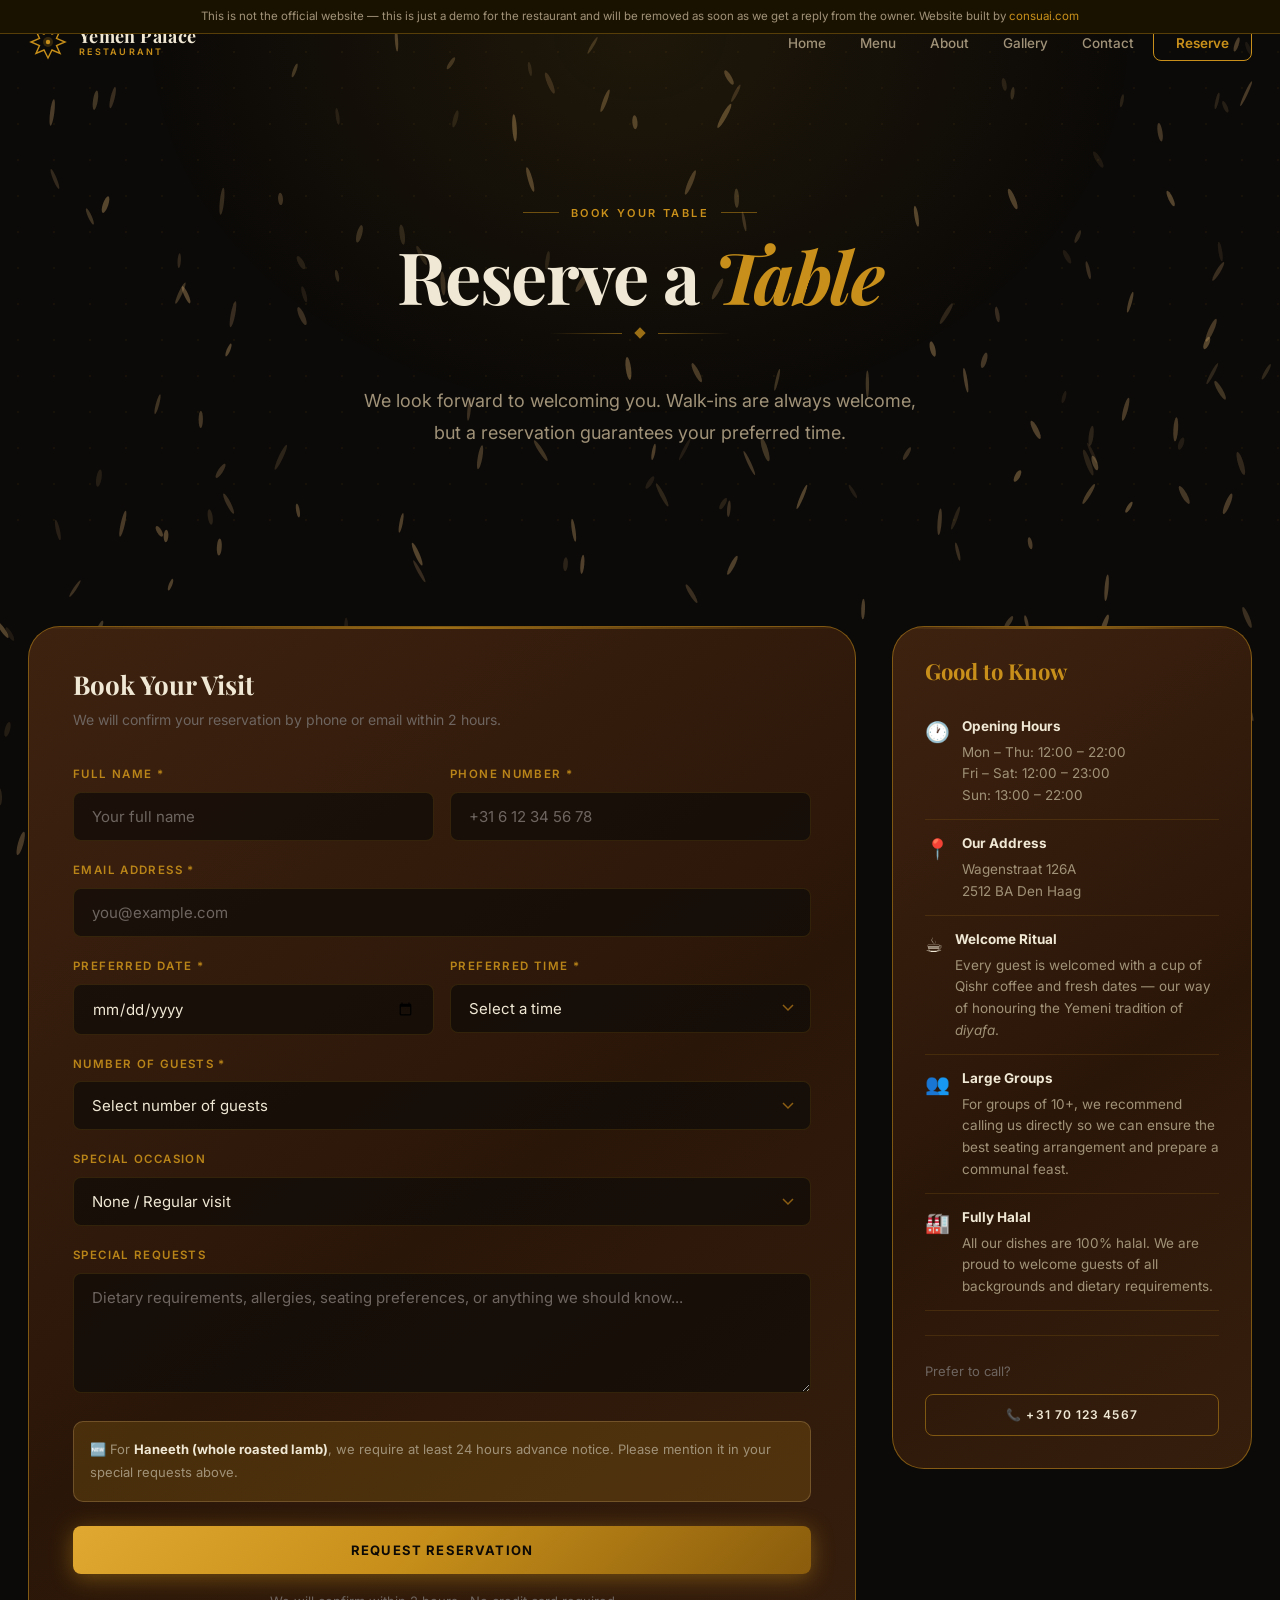
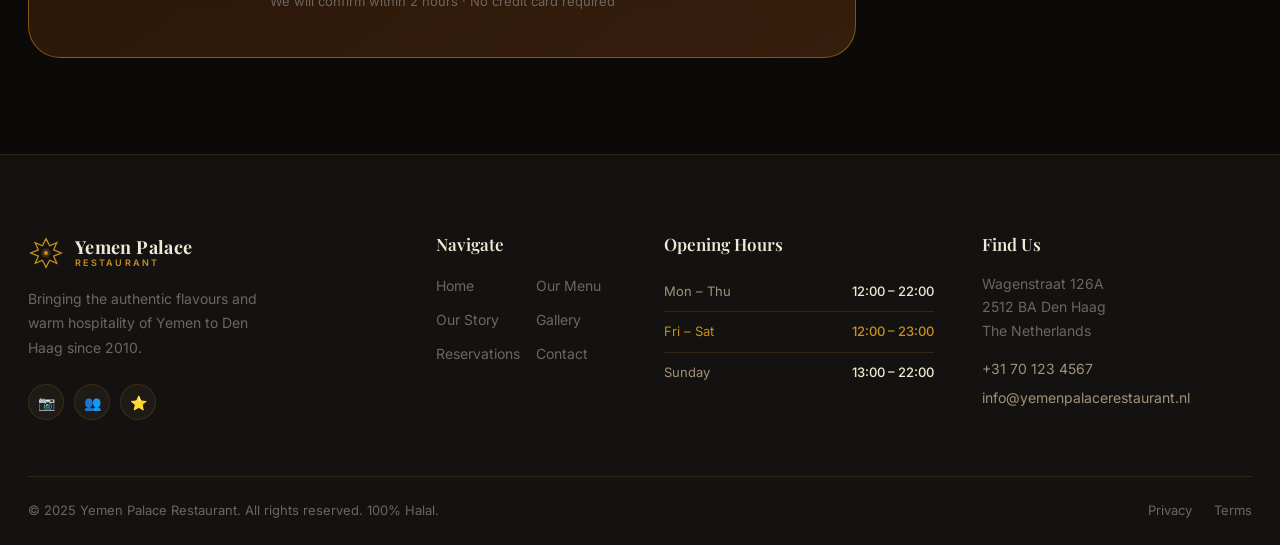
<file: reservation.html>
<!DOCTYPE html>
<html lang="en">
<head>
  <meta charset="UTF-8" />
  <meta name="viewport" content="width=device-width, initial-scale=1.0" />
  <title>Reserve a Table — Yemen Palace Restaurant | Den Haag</title>
  <meta name="description" content="Reserve your table at Yemen Palace Restaurant in Den Haag. Authentic Yemeni cuisine — mandi, saltah, kabsa and more. Book online or call +31 70 123 4567." />
  <link rel="canonical" href="https://www.yemenpalacerestaurant.nl/reservation" />
  <link rel="stylesheet" href="css/style.css" />
</head>
<body>

<canvas id="rice-canvas"></canvas>

<!-- Demo Disclaimer -->
<div class="demo-banner">
  This is not the official website — this is just a demo for the restaurant and will be removed as soon as we get a reply from the owner. Website built by <a href="https://consuai.com" target="_blank" rel="noopener">consuai.com</a>
</div>

<nav class="navbar">
  <div class="container">
    <a href="index.html" class="brand">
      <div class="brand-icon"><svg width="40" height="40" viewBox="0 0 40 40" fill="none"><path d="M20 4L24 12L32 8.5L28.5 16.5L37 20L28.5 23.5L32 31.5L24 28L20 36L16 28L8 31.5L11.5 23.5L3 20L11.5 16.5L8 8.5L16 12Z" stroke="#c8901a" stroke-width="1.4" fill="none"/><circle cx="20" cy="20" r="5" fill="#c8901a" opacity="0.22"/><circle cx="20" cy="20" r="2.2" fill="#c8901a"/></svg></div>
      <div class="brand-text"><span class="brand-name">Yemen Palace</span><span class="brand-sub">Restaurant</span></div>
    </a>
    <ul class="nav-links">
      <li><a href="index.html"       class="nav-link">Home</a></li>
      <li><a href="menu.html"        class="nav-link">Menu</a></li>
      <li><a href="about.html"       class="nav-link">About</a></li>
      <li><a href="gallery.html"     class="nav-link">Gallery</a></li>
      <li><a href="contact.html"     class="nav-link">Contact</a></li>
      <li><a href="reservation.html" class="nav-link nav-cta">Reserve</a></li>
    </ul>
    <button class="menu-toggle" aria-label="Open menu"><span></span><span></span><span></span></button>
  </div>
</nav>
<div class="nav-overlay"></div>

<div class="page-hero">
  <div class="page-hero-dots"></div>
  <div class="container">
    <div class="page-hero-content">
      <div class="eyebrow reveal">Book Your Table</div>
      <h1 class="page-title reveal">Reserve a <em style="color:var(--gold)">Table</em></h1>
      <div class="ornament reveal"><div class="ornament-gem"></div></div>
      <p class="page-subtitle reveal">We look forward to welcoming you. Walk-ins are always welcome, but a reservation guarantees your preferred time.</p>
    </div>
  </div>
</div>

<section class="section">
  <div class="container">
    <div class="res-layout">

      <!-- Booking Form -->
      <div class="reveal">
        <div class="form-card">
          <h3 style="font-family:var(--font-heading);font-size:26px;margin-bottom:8px;">Book Your Visit</h3>
          <p style="font-size:14px;color:var(--text-muted);margin-bottom:32px;">We will confirm your reservation by phone or email within 2 hours.</p>

          <form id="reservation-form">

            <div class="form-row">
              <div class="form-group">
                <label class="form-label" for="res-name">Full Name *</label>
                <input type="text" id="res-name" class="form-input" placeholder="Your full name" required maxlength="100" />
              </div>
              <div class="form-group">
                <label class="form-label" for="res-phone">Phone Number *</label>
                <input type="tel" id="res-phone" class="form-input" placeholder="+31 6 12 34 56 78" required maxlength="20" />
              </div>
            </div>

            <div class="form-group">
              <label class="form-label" for="res-email">Email Address *</label>
              <input type="email" id="res-email" class="form-input" placeholder="you@example.com" required maxlength="254" />
            </div>

            <div class="form-row">
              <div class="form-group">
                <label class="form-label" for="res-date">Preferred Date *</label>
                <input type="date" id="res-date" class="form-input" required />
              </div>
              <div class="form-group">
                <label class="form-label" for="res-time">Preferred Time *</label>
                <select id="res-time" class="form-select" required>
                  <option value="">Select a time</option>
                  <option>12:00</option><option>12:30</option>
                  <option>13:00</option><option>13:30</option>
                  <option>14:00</option><option>14:30</option>
                  <option>15:00</option><option>15:30</option>
                  <option>16:00</option><option>16:30</option>
                  <option>17:00</option><option>17:30</option>
                  <option>18:00</option><option>18:30</option>
                  <option>19:00</option><option>19:30</option>
                  <option>20:00</option><option>20:30</option>
                  <option>21:00</option><option>21:30</option>
                </select>
              </div>
            </div>

            <div class="form-group">
              <label class="form-label" for="res-guests">Number of Guests *</label>
              <select id="res-guests" class="form-select" required>
                <option value="">Select number of guests</option>
                <option>1 guest</option>
                <option>2 guests</option>
                <option>3 guests</option>
                <option>4 guests</option>
                <option>5 guests</option>
                <option>6 guests</option>
                <option>7 guests</option>
                <option>8 guests</option>
                <option>9 guests</option>
                <option>10 guests</option>
                <option>10+ guests — Large group (we'll call you)</option>
              </select>
            </div>

            <div class="form-group">
              <label class="form-label" for="res-occasion">Special Occasion</label>
              <select id="res-occasion" class="form-select">
                <option value="">None / Regular visit</option>
                <option>Birthday</option>
                <option>Anniversary</option>
                <option>Family gathering</option>
                <option>Business dinner</option>
                <option>Other celebration</option>
              </select>
            </div>

            <div class="form-group">
              <label class="form-label" for="res-requests">Special Requests</label>
              <textarea id="res-requests" class="form-textarea" placeholder="Dietary requirements, allergies, seating preferences, or anything we should know..." rows="4" maxlength="1000"></textarea>
            </div>

            <div style="background:var(--gold-muted);border:1px solid rgba(200,161,106,.3);border-radius:10px;padding:16px;margin-bottom:24px;">
              <p style="font-size:13px;color:var(--text-secondary);margin:0;">
                &#127381; For <strong style="color:var(--text-primary);">Haneeth (whole roasted lamb)</strong>, we require at least 24 hours advance notice. Please mention it in your special requests above.
              </p>
            </div>

            <button type="submit" class="btn btn-primary" style="width:100%;justify-content:center;padding:16px;">
              Request Reservation
            </button>
            <p class="form-note" style="text-align:center;">We will confirm within 2 hours &middot; No credit card required</p>
          </form>
        </div>
      </div>

      <!-- Sidebar -->
      <div class="reveal d2">
        <div class="res-sidebar">
          <h3>Good to Know</h3>

          <div class="res-tip">
            <div class="res-tip-icon">&#128336;</div>
            <div class="res-tip-text">
              <strong style="color:var(--text-primary);display:block;margin-bottom:4px;">Opening Hours</strong>
              Mon &ndash; Thu: 12:00 &ndash; 22:00<br>
              Fri &ndash; Sat: 12:00 &ndash; 23:00<br>
              Sun: 13:00 &ndash; 22:00
            </div>
          </div>

          <div class="res-tip">
            <div class="res-tip-icon">&#128205;</div>
            <div class="res-tip-text">
              <strong style="color:var(--text-primary);display:block;margin-bottom:4px;">Our Address</strong>
              Wagenstraat 126A<br>2512 BA Den Haag
            </div>
          </div>

          <div class="res-tip">
            <div class="res-tip-icon">&#9749;</div>
            <div class="res-tip-text">
              <strong style="color:var(--text-primary);display:block;margin-bottom:4px;">Welcome Ritual</strong>
              Every guest is welcomed with a cup of Qishr coffee and fresh dates — our way of honouring the Yemeni tradition of <em>diyafa</em>.
            </div>
          </div>

          <div class="res-tip">
            <div class="res-tip-icon">&#128101;</div>
            <div class="res-tip-text">
              <strong style="color:var(--text-primary);display:block;margin-bottom:4px;">Large Groups</strong>
              For groups of 10+, we recommend calling us directly so we can ensure the best seating arrangement and prepare a communal feast.
            </div>
          </div>

          <div class="res-tip">
            <div class="res-tip-icon">&#127981;</div>
            <div class="res-tip-text">
              <strong style="color:var(--text-primary);display:block;margin-bottom:4px;">Fully Halal</strong>
              All our dishes are 100% halal. We are proud to welcome guests of all backgrounds and dietary requirements.
            </div>
          </div>

          <div style="margin-top:24px;padding-top:24px;border-top:1px solid var(--border);">
            <p style="font-size:13px;color:var(--text-muted);margin-bottom:10px;">Prefer to call?</p>
            <a href="tel:+31701234567" class="btn btn-ghost btn-sm" style="width:100%;justify-content:center;">
              &#128222; +31 70 123 4567
            </a>
          </div>
        </div>
      </div>

    </div>
  </div>
</section>

<!-- Footer -->
<footer class="footer">
  <div class="footer-pattern"></div>
  <div class="container">
    <div class="footer-grid">
      <div class="footer-brand">
        <a href="index.html" class="brand">
          <div class="brand-icon"><svg width="36" height="36" viewBox="0 0 40 40" fill="none"><path d="M20 4L24 12L32 8.5L28.5 16.5L37 20L28.5 23.5L32 31.5L24 28L20 36L16 28L8 31.5L11.5 23.5L3 20L11.5 16.5L8 8.5L16 12Z" stroke="#c8901a" stroke-width="1.4" fill="none"/><circle cx="20" cy="20" r="5" fill="#c8901a" opacity="0.22"/><circle cx="20" cy="20" r="2.2" fill="#c8901a"/></svg></div>
          <div class="brand-text"><span class="brand-name">Yemen Palace</span><span class="brand-sub">Restaurant</span></div>
        </a>
        <p class="footer-tagline">Bringing the authentic flavours and warm hospitality of Yemen to Den Haag since 2010.</p>
        <div class="footer-social"><a href="#" class="social-btn">&#128247;</a><a href="#" class="social-btn">&#128101;</a><a href="#" class="social-btn">&#11088;</a></div>
      </div>
      <div class="footer-nav">
        <h4 class="footer-heading">Navigate</h4>
        <ul><li><a href="index.html">Home</a></li><li><a href="menu.html">Our Menu</a></li><li><a href="about.html">Our Story</a></li><li><a href="gallery.html">Gallery</a></li><li><a href="reservation.html">Reservations</a></li><li><a href="contact.html">Contact</a></li></ul>
      </div>
      <div class="footer-hours">
        <h4 class="footer-heading">Opening Hours</h4>
        <table class="hours-table"><tr data-day="mon"><td>Mon &ndash; Thu</td><td>12:00 &ndash; 22:00</td></tr><tr data-day="fri"><td>Fri &ndash; Sat</td><td>12:00 &ndash; 23:00</td></tr><tr data-day="sun"><td>Sunday</td><td>13:00 &ndash; 22:00</td></tr></table>
      </div>
      <div class="footer-contact">
        <h4 class="footer-heading">Find Us</h4>
        <address><p>Wagenstraat 126A</p><p>2512 BA Den Haag</p><p>The Netherlands</p></address>
        <div class="footer-contact-links"><a href="tel:+31701234567">+31 70 123 4567</a><a href="mailto:info@yemenpalacerestaurant.nl">info@yemenpalacerestaurant.nl</a></div>
      </div>
    </div>
    <div class="footer-bottom">
      <p>&copy; 2025 Yemen Palace Restaurant. All rights reserved. 100% Halal.</p>
      <div class="footer-bottom-links"><a href="#">Privacy</a><a href="#">Terms</a></div>
    </div>
  </div>
</footer>

<script src="js/rice.js"></script>
<script src="js/main.js"></script>
<script>
  // Set min date to today
  const dateInput = document.getElementById('res-date');
  if (dateInput) {
    const today = new Date();
    const yyyy = today.getFullYear();
    const mm   = String(today.getMonth() + 1).padStart(2, '0');
    const dd   = String(today.getDate()).padStart(2, '0');
    dateInput.min = `${yyyy}-${mm}-${dd}`;
  }
</script>
</body>
</html>
</file>
<file: css/style.css>
/* ================================================
   Yemen Palace Restaurant — Main Stylesheet
   Warm earthy: espresso · gold · terracotta · cream
   ================================================ */

@import url('https://fonts.googleapis.com/css2?family=Playfair+Display:ital,wght@0,400;0,600;0,700;1,400;1,600&family=Inter:wght@300;400;500;600&display=swap');

/* ─── Demo Disclaimer Banner ─── */
.demo-banner {
  background: #1a1200;
  border-bottom: 1px solid rgba(200,144,26,.35);
  text-align: center;
  padding: 8px 16px;
  font-family: 'Inter', sans-serif;
  font-size: 0.72rem;
  color: #a09278;
  line-height: 1.5;
  position: relative;
  z-index: 10000;
}
.demo-banner a {
  color: #C8901A;
  text-decoration: none;
}
.demo-banner a:hover {
  text-decoration: underline;
}

/* ─── Design Tokens ─── */
:root {
  /* Backgrounds: very dark warm charcoal — consistent with card warmth */
  --bg-base:      #0c0a08;
  --bg-surface:   #141210;
  --bg-elevated:  #1e1a16;
  --bg-card:      #2c1608;

  --text-primary:   #f0e8d4;
  --text-secondary: #a09278;
  --text-muted:     #6e6560;

  --gold:            #C8901A;
  --gold-light:      #E0A830;
  --gold-dark:       #8A5C0C;
  --gold-muted:      rgba(200,144,26,.20);
  --gold-glow:       rgba(200,144,26,.45);

  --terracotta:      #b84a1a;
  --terracotta-light:#d45e28;

  --border:          rgba(200,144,26,.16);
  --border-strong:   rgba(200,144,26,.52);

  --shadow-sm:  0 2px 8px rgba(0,0,0,.55);
  --shadow-md:  0 4px 24px rgba(0,0,0,.70);
  --shadow-lg:  0 8px 48px rgba(0,0,0,.80);
  --glow-gold:  0 0 44px rgba(200,144,26,.35);

  --card-bg: linear-gradient(145deg,#3e2210 0%,#2a1608 55%,#361e0d 100%);

  --font-heading: 'Playfair Display', Georgia, serif;
  --font-body:    'Inter', system-ui, sans-serif;

  --radius-sm:  8px;
  --radius-md:  14px;
  --radius-lg:  22px;
  --radius-xl:  32px;

  --container-max: 1280px;
  --section-pad:   96px;
}

/* ─── Reset ─── */
*, *::before, *::after { margin:0; padding:0; box-sizing:border-box; }
html { scroll-behavior:smooth; -webkit-font-smoothing:antialiased; overflow-x:hidden; }
body {
  background: var(--bg-base);
  color: var(--text-primary);
  font-family: var(--font-body);
  font-size: 16px;
  line-height: 1.65;
  overflow-x: hidden;
}
body.menu-open { overflow: hidden; }
img  { max-width:100%; display:block; }
a    { color:inherit; text-decoration:none; }
ul   { list-style:none; }
address { font-style:normal; }
button { font-family:inherit; }

/* ─── Typography ─── */
h1,h2,h3,h4,h5,h6 {
  font-family: var(--font-heading);
  line-height: 1.1;
  color: var(--text-primary);
}
h1 { font-size: clamp(44px,7vw,88px); }
h2 { font-size: clamp(32px,4.5vw,56px); }
h3 { font-size: clamp(22px,3vw,32px); }
h4 { font-size: clamp(18px,2.5vw,22px); }
p  { color: var(--text-secondary); line-height: 1.8; }

.text-gold   { color: var(--gold); }
.text-cream  { color: var(--text-primary); }
.italic      { font-style: italic; }

/* ─── Layout ─── */
.container {
  max-width: var(--container-max);
  margin: 0 auto;
  padding: 0 28px;
}
.section      { padding: var(--section-pad) 0; }
.section-sm   { padding: 64px 0; }
.section-lg   { padding: 128px 0; }

.grid-2 { display:grid; grid-template-columns:repeat(2,1fr); gap:28px; }
.grid-3 { display:grid; grid-template-columns:repeat(3,1fr); gap:24px; }
.grid-4 { display:grid; grid-template-columns:repeat(4,1fr); gap:20px; }

/* ─── Section Header ─── */
.section-header { text-align:center; margin-bottom:60px; }

.eyebrow {
  display: inline-flex;
  align-items: center;
  gap: 12px;
  font-size: 11px;
  font-weight: 600;
  letter-spacing: .22em;
  text-transform: uppercase;
  color: var(--gold);
  margin-bottom: 14px;
}
.eyebrow::before,
.eyebrow::after {
  content:'';
  width: 36px; height: 1px;
  background: var(--gold);
  opacity: .5;
}
.section-title  { margin-bottom:12px; }
.section-desc   { max-width:580px; margin:0 auto; font-size:17px; }

/* Ornament divider */
.ornament {
  display: flex; align-items: center; justify-content: center;
  gap: 14px; margin: 14px 0 48px;
}
.ornament::before,
.ornament::after {
  content:'';
  height: 1px; width: 72px;
  background: linear-gradient(to right, transparent, var(--border-strong));
}
.ornament::after { background: linear-gradient(to left, transparent, var(--border-strong)); }
.ornament-gem {
  width: 8px; height: 8px;
  background: var(--gold); transform: rotate(45deg); opacity:.75;
}

/* ─── Navigation ─── */
.navbar {
  position: fixed; top:0; left:0; right:0;
  z-index: 1000;
  padding: 22px 0;
  transition: padding .3s ease, background .4s ease, border-color .4s ease;
  border-bottom: 1px solid transparent;
}
.navbar.scrolled {
  padding: 13px 0;
  background: rgba(12,10,8,.97);
  border-bottom-color: var(--border);
}
.navbar .container { display:flex; align-items:center; justify-content:space-between; }

.brand { display:flex; align-items:center; gap:11px; }
.brand-icon svg { display:block; }
.brand-text { display:flex; flex-direction:column; line-height:1.1; }
.brand-name { font-family:var(--font-heading); font-size:18px; font-weight:700; color:var(--text-primary); letter-spacing:.02em; }
.brand-sub  { font-size:9px; font-weight:600; letter-spacing:.25em; text-transform:uppercase; color:var(--gold); }

.nav-links { display:flex; align-items:center; gap:4px; }
.nav-link {
  font-size:13.5px; font-weight:500;
  color: var(--text-secondary);
  padding: 9px 15px;
  border-radius: var(--radius-sm);
  transition: color .2s;
  position: relative;
}
.nav-link::after {
  content:''; position:absolute; bottom:3px; left:15px; right:15px;
  height:1px; background:var(--gold);
  transform:scaleX(0); transition:transform .25s;
}
.nav-link:hover,
.nav-link.active       { color:var(--text-primary); }
.nav-link:hover::after,
.nav-link.active::after { transform:scaleX(1); }

.nav-link.nav-cta {
  border: 1px solid var(--gold); color:var(--gold);
  padding: 9px 22px; font-weight:600;
  transition: all .25s;
}
.nav-link.nav-cta::after { display:none; }
.nav-link.nav-cta:hover  { background:var(--gold); color:var(--bg-base); }

.menu-toggle {
  display:none; flex-direction:column; gap:5px;
  background:none; border:none; cursor:pointer; padding:8px;
}
.menu-toggle span {
  display:block; width:24px; height:2px;
  background:var(--text-primary); border-radius:2px;
  transition:all .25s;
}
.menu-toggle.active span:nth-child(1) { transform:translateY(7px) rotate(45deg); }
.menu-toggle.active span:nth-child(2) { opacity:0; }
.menu-toggle.active span:nth-child(3) { transform:translateY(-7px) rotate(-45deg); }

.nav-overlay {
  display:none; position:fixed; inset:0;
  background:rgba(0,0,0,.72); z-index:999;
  opacity:0; transition:opacity .3s;
  pointer-events:none;
}
.nav-overlay.active { opacity:1; pointer-events:auto; }

/* ─── Buttons ─── */
.btn {
  display:inline-flex; align-items:center; gap:8px;
  padding: 14px 30px;
  border-radius: var(--radius-sm);
  font-size:13px; font-weight:600;
  letter-spacing:.09em; text-transform:uppercase;
  cursor:pointer; border:none;
  transition:all .28s; text-decoration:none;
  position:relative; overflow:hidden;
}
.btn::after {
  content:''; position:absolute; top:0; left:-110%; width:60%; height:100%;
  background:linear-gradient(to right,transparent,rgba(255,255,255,.18),transparent);
  transition:left .55s;
  pointer-events:none;
}
.btn:hover::after { left:150%; }
.btn-primary {
  background: linear-gradient(135deg, var(--gold-light) 0%, var(--gold) 45%, var(--gold-dark) 100%);
  color: #0d0906;
  box-shadow: 0 4px 22px var(--gold-glow);
  font-weight:700;
}
.btn-primary:hover { transform:translateY(-3px); box-shadow:0 8px 32px var(--gold-glow); }
.btn-primary:active { transform:translateY(-1px); }
.btn-ghost {
  background:transparent; color:var(--text-primary);
  border:1px solid var(--border-strong);
}
.btn-ghost:hover { border-color:var(--gold); color:var(--gold); transform:translateY(-3px); background:rgba(200,144,26,.06); }
.btn-ghost:active { transform:translateY(-1px); }
.btn-sm  { padding:10px 22px; font-size:12px; }
.btn-lg  { padding:18px 38px; font-size:14px; }

/* ─── Rice Canvas ─── */
#rice-canvas {
  position:fixed; inset:0;
  width:100%; height:100%;
  pointer-events:none; z-index:0;
}

/* ─── Hero ─── */
.hero {
  position:relative; min-height:100vh;
  display:flex; align-items:center;
  overflow:hidden; background:var(--bg-base);
}
.hero-overlay {
  position:absolute; inset:0; pointer-events:none;
  background:
    radial-gradient(ellipse at 50% 0%, rgba(200,144,26,.1) 0%, transparent 55%),
    radial-gradient(ellipse at 80% 80%, rgba(184,74,26,.07) 0%, transparent 50%);
}
.hero-dot-pattern {
  position:absolute; inset:0; pointer-events:none;
  background-image: radial-gradient(circle, rgba(200,144,26,.07) 1px, transparent 1px);
  background-size: 38px 38px;
}
.hero .container {
  position:relative; z-index:2;
  display:flex; align-items:center; justify-content:center;
  min-height:100vh; padding-top:100px; padding-bottom:60px;
}
.hero-content { text-align:center; max-width:820px; margin:0 auto; }
.hero-eyebrow {
  display:inline-flex; align-items:center; gap:12px;
  font-size:11px; font-weight:600; letter-spacing:.26em; text-transform:uppercase;
  color:var(--gold); margin-bottom:22px;
}
.hero-eyebrow::before,
.hero-eyebrow::after { content:'✦'; font-size:8px; opacity:.7; }

.hero-title {
  font-size:clamp(52px,9vw,108px);
  font-weight:700; line-height:.95;
  letter-spacing:-.025em;
  color:var(--text-primary); margin-bottom:8px;
}
.hero-title em {
  font-style:italic;
  color:var(--gold);
  display:block;
}
.hero-tagline {
  font-family:var(--font-heading);
  font-size:clamp(16px,2.2vw,22px);
  font-style:italic; font-weight:400;
  color:var(--text-secondary); margin-bottom:22px;
}
.hero-desc {
  font-size:16px; color:var(--text-secondary);
  max-width:540px; margin:0 auto 44px; line-height:1.85;
}
.hero-actions { display:flex; gap:16px; justify-content:center; flex-wrap:wrap; }

.hero-scroll {
  position:absolute; bottom:40px; left:50%;
  transform:translateX(-50%); z-index:2;
  display:flex; flex-direction:column; align-items:center; gap:8px;
  animation:scrollBounce 2.5s ease-in-out infinite;
}
.hero-scroll span { font-size:10px; letter-spacing:.2em; text-transform:uppercase; color:var(--text-muted); }
.hero-scroll-line { width:1px; height:44px; background:linear-gradient(to bottom,var(--gold-muted),transparent); }

@keyframes scrollBounce {
  0%,100% { transform:translateX(-50%) translateY(0); }
  50%      { transform:translateX(-50%) translateY(8px); }
}

/* ─── Stats Bar ─── */
.stats-bar {
  background:var(--bg-surface);
  border-top:1px solid var(--border); border-bottom:1px solid var(--border);
  padding:28px 0;
}
.stats-bar .container { display:flex; justify-content:space-around; align-items:center; gap:20px; flex-wrap:wrap; }
.stat-item { text-align:center; }
.stat-number {
  font-family:var(--font-heading);
  font-size:36px; font-weight:700; color:var(--gold); line-height:1; margin-bottom:4px;
}
.stat-label { font-size:11px; letter-spacing:.18em; text-transform:uppercase; color:var(--text-muted); }
.stat-sep { width:1px; height:40px; background:var(--border); }

/* ─── Dish Cards ─── */
.dish-card {
  background:var(--card-bg); border:1px solid var(--border);
  border-radius:var(--radius-lg); overflow:hidden;
  transition:transform .32s cubic-bezier(.2,0,.2,1), box-shadow .32s, border-color .32s;
  position:relative;
}
.dish-card::before {
  content:''; position:absolute; top:0; left:15%; right:15%; height:1px;
  background:linear-gradient(to right,transparent,rgba(200,144,26,.35),transparent);
  pointer-events:none;
}
.dish-card:hover {
  transform:translateY(-7px);
  box-shadow:0 16px 56px rgba(0,0,0,.7), 0 0 0 1px rgba(200,144,26,.45), 0 0 32px rgba(200,144,26,.14);
  border-color:rgba(200,144,26,.55);
}
.dish-img {
  width:100%; height:200px;
  display:flex; align-items:center; justify-content:center;
  font-size:52px; position:relative; overflow:hidden;
}
.dish-img::after {
  content:''; position:absolute; inset:0;
  background:linear-gradient(to top,rgba(13,9,6,.75) 0%,transparent 55%);
}
.dish-badge {
  position:absolute; top:12px; right:12px;
  background:rgba(13,9,6,.85); border:1px solid var(--gold-muted);
  border-radius:20px; padding:4px 12px;
  font-size:10px; font-weight:700; letter-spacing:.12em; text-transform:uppercase;
  color:var(--gold); backdrop-filter:blur(8px); z-index:1;
}
.dish-body { padding:22px; }
.dish-header { display:flex; align-items:flex-start; justify-content:space-between; gap:12px; margin-bottom:10px; }
.dish-name { font-family:var(--font-heading); font-size:20px; color:var(--text-primary); line-height:1.2; }
.dish-arabic { font-size:13px; color:var(--gold); opacity:.8; display:block; margin-top:3px; }
.dish-price { font-family:var(--font-heading); font-size:22px; font-weight:700; color:var(--gold); white-space:nowrap; }
.dish-desc { font-size:14px; color:var(--text-secondary); line-height:1.7; margin-bottom:10px; }
.dish-origin { font-size:12px; color:var(--text-muted); font-style:italic; }
.spice-row { display:flex; align-items:center; gap:5px; margin-top:12px; }
.spice-label { font-size:11px; color:var(--text-muted); letter-spacing:.06em; text-transform:uppercase; margin-right:4px; }
.spice-dot { width:8px; height:8px; border-radius:50%; background:var(--border); }
.spice-dot.lit { background:var(--terracotta); }

/* ─── Feature Cards ─── */
.feature-card {
  background:var(--card-bg); border:1px solid var(--border);
  border-radius:var(--radius-lg); padding:32px;
  transition:border-color .3s, transform .32s cubic-bezier(.2,0,.2,1), box-shadow .3s;
  position:relative;
}
.feature-card::before {
  content:''; position:absolute; top:0; left:15%; right:15%; height:1px;
  background:linear-gradient(to right,transparent,rgba(200,144,26,.3),transparent);
  pointer-events:none;
}
.feature-card:hover {
  border-color:rgba(200,144,26,.5);
  transform:translateY(-5px);
  box-shadow:0 12px 40px rgba(0,0,0,.6), 0 0 24px rgba(200,144,26,.1);
}
.feature-icon {
  width:52px; height:52px; border-radius:var(--radius-sm);
  background:var(--gold-muted); border:1px solid rgba(200,144,26,.3);
  display:flex; align-items:center; justify-content:center;
  font-size:24px; margin-bottom:18px;
}
.feature-title { font-family:var(--font-heading); font-size:20px; color:var(--text-primary); margin-bottom:10px; }
.feature-desc  { font-size:14px; color:var(--text-secondary); line-height:1.75; }

/* ─── Category Cards ─── */
.cat-card {
  background:var(--card-bg); border:1px solid var(--border);
  border-radius:var(--radius-lg); padding:30px 26px;
  display:flex; flex-direction:column; gap:12px;
  transition:all .32s cubic-bezier(.2,0,.2,1); text-decoration:none; cursor:pointer;
  position:relative;
}
.cat-card::before {
  content:''; position:absolute; top:0; left:15%; right:15%; height:1px;
  background:linear-gradient(to right,transparent,rgba(200,144,26,.32),transparent);
  pointer-events:none;
}
.cat-card:hover {
  border-color:rgba(200,144,26,.55);
  transform:translateY(-5px);
  box-shadow:0 12px 40px rgba(0,0,0,.6), 0 0 28px rgba(200,144,26,.13);
}
.cat-emoji { font-size:40px; }
.cat-name  { font-family:var(--font-heading); font-size:22px; color:var(--text-primary); }
.cat-count { font-size:13px; color:var(--text-muted); }
.cat-link  { font-size:13px; color:var(--gold); font-weight:600; margin-top:4px; }

/* ─── Coffee Feature ─── */
.coffee-section {
  background:var(--bg-surface);
  border-top:1px solid var(--border); border-bottom:1px solid var(--border);
  padding:var(--section-pad) 0;
}
.coffee-grid { display:grid; grid-template-columns:1fr 1fr; gap:64px; align-items:center; }
.coffee-visual {
  aspect-ratio:1; border-radius:var(--radius-xl);
  background:linear-gradient(135deg,#1a0d04 0%,#3d200a 40%,#2a1205 100%);
  border:1px solid var(--border-strong);
  display:flex; flex-direction:column; align-items:center; justify-content:center;
  gap:16px; position:relative; overflow:hidden;
}
.coffee-visual::before {
  content:''; position:absolute; inset:0;
  background:radial-gradient(circle at 50% 50%, rgba(200,144,26,.12) 0%,transparent 60%);
}
.coffee-emoji { font-size:88px; position:relative; z-index:1; }
.coffee-label {
  font-family:var(--font-heading); font-size:22px; font-style:italic;
  color:var(--gold); position:relative; z-index:1;
}

/* ─── CTA Banner ─── */
.cta-banner {
  position:relative; overflow:hidden;
  background:linear-gradient(135deg,var(--bg-surface),var(--bg-elevated) 50%,var(--bg-surface));
  border-top:1px solid var(--border); border-bottom:1px solid var(--border);
  padding:var(--section-pad) 0;
}
.cta-banner::before {
  content:''; position:absolute; inset:0;
  background:radial-gradient(ellipse at center,rgba(200,144,26,.08) 0%,transparent 60%);
}
.cta-banner .container { position:relative; z-index:1; text-align:center; }
.cta-banner h2 { margin-bottom:14px; }
.cta-banner p  { max-width:520px; margin:0 auto 36px; font-size:17px; }

/* ─── Location Preview ─── */
.location-grid { display:grid; grid-template-columns:1fr 1fr; gap:40px; align-items:start; }
.map-box {
  border-radius:var(--radius-lg); overflow:hidden;
  border:1px solid var(--border); position:relative;
}
.map-box iframe { display:block; width:100%; height:320px; filter:saturate(0) opacity(.85); }

.info-block {
  background:var(--bg-surface); border:1px solid var(--border);
  border-radius:var(--radius-lg); padding:32px;
}
.info-item { display:flex; gap:16px; margin-bottom:26px; }
.info-item:last-child { margin-bottom:0; }
.info-icon {
  width:44px; height:44px; border-radius:var(--radius-sm);
  background:var(--gold-muted); border:1px solid rgba(200,144,26,.3);
  display:flex; align-items:center; justify-content:center; font-size:18px; flex-shrink:0;
}
.info-label { font-size:11px; font-weight:600; letter-spacing:.18em; text-transform:uppercase; color:var(--gold); margin-bottom:4px; }
.info-value { font-size:15px; color:var(--text-primary); line-height:1.55; }
.info-value a { color:var(--gold); transition:opacity .2s; }
.info-value a:hover { opacity:.8; }

/* ─── Hours Table ─── */
.hours-table { width:100%; border-collapse:collapse; margin-top:8px; }
.hours-table tr { border-bottom:1px solid var(--border); }
.hours-table tr:last-child { border-bottom:none; }
.hours-table td { padding:11px 0; font-size:14px; }
.hours-table td:first-child { color:var(--text-secondary); }
.hours-table td:last-child  { color:var(--text-primary); font-weight:500; text-align:right; }
.hours-table tr.today td { color:var(--gold); }

/* ─── Page Hero ─── */
.page-hero {
  position:relative; padding:160px 0 80px; text-align:center; overflow:hidden;
}
.page-hero::before {
  content:''; position:absolute; inset:0;
  background:radial-gradient(ellipse at top center,rgba(200,144,26,.1) 0%,transparent 55%);
}
.page-hero-dots {
  position:absolute; inset:0;
  background-image:radial-gradient(circle,rgba(200,144,26,.06) 1px,transparent 1px);
  background-size:36px 36px;
}
.page-hero .container { position:relative; z-index:1; }
.page-title { font-size:clamp(40px,6vw,72px); letter-spacing:-.02em; margin-bottom:14px; }
.page-subtitle { font-size:18px; color:var(--text-secondary); max-width:560px; margin:0 auto; }

/* ─── Menu Page Tabs ─── */
.menu-tabs {
  display:flex; justify-content:center; gap:8px;
  flex-wrap:wrap; margin-bottom:56px;
}
.tab-btn {
  padding:10px 26px; border-radius:40px;
  font-size:12.5px; font-weight:600; letter-spacing:.1em; text-transform:uppercase;
  cursor:pointer; background:var(--bg-surface);
  color:var(--text-muted); border:1px solid var(--border);
  transition:all .25s;
}
.tab-btn:hover,
.tab-btn.active { background:var(--gold-muted); border-color:var(--gold); color:var(--gold); }

.menu-category { display:none; }
.menu-category.active { display:block; }
.menu-category-header { margin-bottom:36px; }
.menu-category-title { font-family:var(--font-heading); font-size:34px; color:var(--text-primary); margin-bottom:8px; }
.menu-category-desc  { color:var(--text-secondary); font-size:15px; max-width:520px; }

/* ─── Gallery ─── */
.gallery-filters { display:flex; gap:8px; flex-wrap:wrap; margin-bottom:40px; }

.gallery-grid {
  display:grid; grid-template-columns:repeat(3,1fr);
  gap:16px;
}
.gallery-item {
  border-radius:var(--radius-md); overflow:hidden;
  position:relative; cursor:pointer;
  transition:transform .3s, box-shadow .3s;
}
.gallery-item:hover { transform:scale(1.02); box-shadow:var(--shadow-lg); }
.gallery-item.tall   { grid-row:span 2; }
.gallery-item.wide   { grid-column:span 2; }
.gallery-placeholder {
  width:100%; min-height:220px; height:100%;
  display:flex; align-items:center; justify-content:center;
  font-size:56px; position:relative;
}
.gallery-tall .gallery-placeholder { min-height:460px; }
.gallery-overlay {
  position:absolute; inset:0;
  background:linear-gradient(to top,rgba(13,9,6,.85) 0%,transparent 55%);
  display:flex; align-items:flex-end; padding:20px;
  opacity:0; transition:opacity .3s;
}
.gallery-item:hover .gallery-overlay { opacity:1; }
.gallery-overlay-text { font-family:var(--font-heading); font-size:17px; color:var(--text-primary); }
.gallery-overlay-sub  { font-size:12px; color:var(--gold); margin-top:2px; }

/* ─── About Page ─── */
.culture-card {
  background:var(--bg-surface); border:1px solid var(--border);
  border-left:3px solid var(--gold);
  border-radius:0 var(--radius-md) var(--radius-md) 0;
  padding:28px 32px;
}
.quote-block {
  border-left:3px solid var(--gold);
  padding:18px 28px;
  background:var(--gold-muted);
  border-radius:0 var(--radius-md) var(--radius-md) 0;
  font-family:var(--font-heading); font-size:18px; font-style:italic;
  color:var(--text-primary); line-height:1.6; margin:32px 0;
}
.timeline { position:relative; padding-left:40px; }
.timeline::before {
  content:''; position:absolute; left:15px; top:0; bottom:0;
  width:1px; background:linear-gradient(to bottom,var(--gold-muted),transparent);
}
.timeline-item { position:relative; padding-bottom:40px; }
.timeline-dot {
  position:absolute; left:-33px; top:4px;
  width:18px; height:18px; border-radius:50%;
  background:var(--bg-base); border:2px solid var(--gold);
  display:flex; align-items:center; justify-content:center;
  font-size:8px; color:var(--gold);
}
.timeline-title { font-family:var(--font-heading); font-size:20px; color:var(--text-primary); margin-bottom:8px; }
.timeline-text  { font-size:15px; color:var(--text-secondary); line-height:1.75; }

.split-grid { display:grid; grid-template-columns:1fr 1fr; gap:64px; align-items:center; }
.split-grid.reverse .split-text { order:2; }
.split-grid.reverse .split-visual { order:1; }

.visual-card {
  border-radius:var(--radius-xl); overflow:hidden;
  border:1px solid var(--border-strong);
  aspect-ratio:4/3;
  display:flex; align-items:center; justify-content:center;
  font-size:80px;
  position:relative;
}
.visual-card::before {
  content:''; position:absolute; inset:0;
  background:radial-gradient(circle at 50% 50%,rgba(200,144,26,.1) 0%,transparent 60%);
}

/* ─── Forms ─── */
.form-card {
  background:var(--card-bg); border:1px solid var(--border-strong);
  border-radius:var(--radius-xl); padding:44px;
  position:relative; overflow:hidden;
}
.form-card::before {
  content:''; position:absolute; top:0; left:0; right:0; height:2px;
  background:linear-gradient(to right, transparent, var(--gold), transparent);
  opacity:.7;
}
.form-group { margin-bottom:20px; }
.form-label {
  display:block; font-size:11.5px; font-weight:600;
  letter-spacing:.12em; text-transform:uppercase;
  color:var(--gold); margin-bottom:8px; opacity:.9;
}
.form-input,
.form-select,
.form-textarea {
  width:100%; background:rgba(12,10,8,.65);
  border:1px solid var(--border); border-radius:var(--radius-sm);
  padding:14px 18px; font-size:15px; font-family:var(--font-body);
  color:var(--text-primary); transition:border-color .22s, box-shadow .22s, background .22s;
  appearance:none;
}
.form-input:hover,
.form-select:hover,
.form-textarea:hover { border-color:rgba(200,144,26,.4); }
.form-input:focus,
.form-select:focus,
.form-textarea:focus {
  outline:none; border-color:var(--gold);
  box-shadow:0 0 0 3px rgba(200,144,26,.12), 0 0 16px rgba(200,144,26,.08);
  background:rgba(12,10,8,.85);
}
.form-input::placeholder,
.form-textarea::placeholder { color:var(--text-muted); }
.form-textarea { resize:vertical; min-height:120px; }
.form-select {
  background-image:url("data:image/svg+xml,%3Csvg xmlns='http://www.w3.org/2000/svg' width='12' height='8' viewBox='0 0 12 8'%3E%3Cpath d='M1 1l5 5 5-5' fill='none' stroke='%238b5e14' stroke-width='1.5'/%3E%3C/svg%3E");
  background-repeat:no-repeat; background-position:right 16px center; padding-right:42px;
}
.form-select option { background:var(--bg-surface); }
.form-row { display:grid; grid-template-columns:1fr 1fr; gap:16px; }
.form-note { font-size:13px; color:var(--text-muted); margin-top:16px; }

/* ─── Reservation Sidebar ─── */
.res-layout { display:grid; grid-template-columns:1fr 360px; gap:36px; align-items:start; }
.res-sidebar {
  background:var(--card-bg); border:1px solid var(--border-strong);
  border-radius:var(--radius-xl); padding:32px;
  position:sticky; top:100px; overflow:hidden;
}
.res-sidebar::before {
  content:''; position:absolute; top:0; left:0; right:0; height:2px;
  background:linear-gradient(to right, transparent, var(--gold), transparent);
  opacity:.6;
}
.res-sidebar h3 { font-family:var(--font-heading); font-size:22px; margin-bottom:20px; color:var(--gold); }
.res-tip {
  display:flex; gap:12px; padding:13px 0;
  border-bottom:1px solid var(--border);
}
.res-tip:last-child { border-bottom:none; }
.res-tip-icon { font-size:20px; flex-shrink:0; }
.res-tip-text { font-size:13.5px; color:var(--text-secondary); line-height:1.6; }

/* ─── Contact Layout ─── */
.contact-layout { display:grid; grid-template-columns:1fr 420px; gap:48px; align-items:start; }
.contact-info { display:flex; flex-direction:column; gap:28px; }
.contact-block {
  background:var(--card-bg); border:1px solid var(--border);
  border-radius:var(--radius-lg); padding:28px;
  position:relative; overflow:hidden;
}
.contact-block::before {
  content:''; position:absolute; top:0; left:10%; right:10%; height:1px;
  background:linear-gradient(to right,transparent,rgba(200,144,26,.3),transparent);
  pointer-events:none;
}
.contact-block h3 { font-family:var(--font-heading); font-size:20px; margin-bottom:20px; }

.c-item { display:flex; gap:14px; margin-bottom:20px; }
.c-item:last-child { margin-bottom:0; }
.c-icon {
  width:42px; height:42px; border-radius:var(--radius-sm);
  background:var(--gold-muted); border:1px solid rgba(200,144,26,.3);
  display:flex; align-items:center; justify-content:center;
  font-size:17px; flex-shrink:0;
}
.c-label { font-size:11px; font-weight:600; letter-spacing:.15em; text-transform:uppercase; color:var(--gold); margin-bottom:3px; }
.c-value { font-size:15px; color:var(--text-primary); line-height:1.55; }
.c-value a { color:var(--text-primary); transition:color .2s; }
.c-value a:hover { color:var(--gold); }

/* ─── Badge ─── */
.badge {
  display:inline-flex; align-items:center;
  padding:3px 12px; border-radius:20px;
  font-size:10.5px; font-weight:700; letter-spacing:.1em; text-transform:uppercase;
}
.badge-gold { background:rgba(200,144,26,.15); border:1px solid rgba(200,144,26,.3); color:var(--gold); }
.badge-terra { background:rgba(184,74,26,.15); border:1px solid rgba(184,74,26,.3); color:var(--terracotta-light); }

/* ─── Footer ─── */
.footer {
  background:var(--bg-surface); border-top:1px solid var(--border);
  padding-top:80px; position:relative; overflow:hidden;
}
.footer-pattern {
  position:absolute; inset:0;
  background-image:radial-gradient(circle,rgba(200,144,26,.04) 1px,transparent 1px);
  background-size:40px 40px; pointer-events:none;
}
.footer-grid {
  display:grid; grid-template-columns:2fr 1fr 1.5fr 1.5fr;
  gap:48px; padding-bottom:56px;
  border-bottom:1px solid var(--border); position:relative;
}
.footer-brand .brand { margin-bottom:16px; display:inline-flex; }
.footer-tagline { font-size:14px; color:var(--text-muted); line-height:1.75; margin-bottom:24px; max-width:250px; }
.footer-social { display:flex; gap:10px; }
.social-btn {
  width:36px; height:36px; border-radius:50%;
  background:var(--bg-elevated); border:1px solid var(--border);
  display:flex; align-items:center; justify-content:center;
  font-size:14px; color:var(--text-muted);
  transition:all .25s;
}
.social-btn:hover { border-color:var(--gold); color:var(--gold); }
.footer-heading { font-family:var(--font-heading); font-size:17px; color:var(--text-primary); margin-bottom:18px; font-weight:600; }
.footer-nav ul  { display:grid; grid-template-columns:1fr 1fr; gap:8px 16px; }
.footer-nav a   { font-size:14px; color:var(--text-muted); transition:color .2s; }
.footer-nav a:hover { color:var(--gold); }
.footer-hours .hours-table td { padding:9px 0; font-size:13px; }
.footer-contact address p { font-size:14px; color:var(--text-muted); line-height:1.7; }
.footer-contact-links { display:flex; flex-direction:column; gap:6px; margin-top:14px; }
.footer-contact-links a { font-size:14px; color:var(--text-secondary); transition:color .2s; }
.footer-contact-links a:hover { color:var(--gold); }
.footer-bottom {
  display:flex; align-items:center; justify-content:space-between;
  padding:22px 0; position:relative;
}
.footer-bottom p { font-size:13px; color:var(--text-muted); }
.footer-bottom-links { display:flex; gap:22px; }
.footer-bottom-links a { font-size:13px; color:var(--text-muted); transition:color .2s; }
.footer-bottom-links a:hover { color:var(--gold); }

/* ─── Scroll Reveal ─── */
.reveal {
  opacity:0; transform:translateY(36px);
  transition:opacity .75s cubic-bezier(.16,1,.3,1), transform .75s cubic-bezier(.16,1,.3,1);
}
.reveal.revealed { opacity:1; transform:translateY(0); }
.reveal-left  { opacity:0; transform:translateX(-44px); transition:opacity .75s cubic-bezier(.16,1,.3,1),transform .75s cubic-bezier(.16,1,.3,1); }
.reveal-left.revealed  { opacity:1; transform:translateX(0); }
.reveal-right { opacity:0; transform:translateX(44px);  transition:opacity .75s cubic-bezier(.16,1,.3,1),transform .75s cubic-bezier(.16,1,.3,1); }
.reveal-right.revealed { opacity:1; transform:translateX(0); }
.reveal-scale { opacity:0; transform:scale(.9);           transition:opacity .65s ease,transform .65s ease; }
.reveal-scale.revealed { opacity:1; transform:scale(1); }

.d1 { transition-delay:.1s!important; }
.d2 { transition-delay:.2s!important; }
.d3 { transition-delay:.3s!important; }
.d4 { transition-delay:.4s!important; }
.d5 { transition-delay:.5s!important; }

/* ─── Menu Book ─── */
.book-nav-tabs {
  display: flex; 
  justify-content: center; 
  gap: 12px;
  flex-wrap: wrap; 
  margin-bottom: 40px;
}
.book-tab {
  padding: 12px 26px; 
  border-radius: 40px;
  font-size: 13px; 
  font-weight: 600; 
  letter-spacing: .1em; 
  text-transform: uppercase;
  cursor: pointer; 
  background: var(--bg-surface);
  color: var(--text-muted); 
  border: 1px solid var(--border);
  transition: all .25s;
}
.book-tab:hover,
.book-tab.active { 
  background: var(--gold-muted); 
  border-color: var(--gold); 
  color: var(--gold); 
}

.book-controls {
  display: flex;
  gap: 20px;
  justify-content: center;
  order: 2; /* Ensures it stays below the viewport */
}

.book-arrow {
  width: 60px; /* Slightly larger buttons */
  height: 60px; 
  border-radius: 50%;
  background: var(--bg-surface); 
  border: 1px solid var(--border-strong);
  color: var(--gold); 
  font-size: 32px; 
  line-height: 1;
  cursor: pointer; 
  flex-shrink: 0;
  display: flex; 
  align-items: center; 
  justify-content: center;
  transition: all .25s; 
  padding-bottom: 2px;
}

.book-arrow:hover { 
  background: var(--gold); 
  color: #fff; 
  border-color: var(--gold); 
  transform: scale(1.1); 
}

.book-arrow:disabled { 
  opacity: .2; 
  cursor: not-allowed; 
  transform: none; 
}

.book-viewport { 
  width: 100%; 
  overflow: hidden; 
  border-radius: var(--radius-lg); 
  touch-action: pan-y;
  box-shadow: 0 30px 60px rgba(0,0,0,0.4); /* Stronger shadow for the bigger book */
}

.book-track {
  display: flex;
  transition: transform .52s cubic-bezier(.4, 0, .2, 1);
  will-change: transform;
}

.book-page { 
  min-width: 100%; 
  padding: 4px; 
}

/* Updated: Frame Padding and Scale */
.book-frame {
  position: relative;
  background: linear-gradient(160deg, #28180a 0%, #321c0c 50%, #241508 100%);
  border: 1px solid var(--border-strong);
  border-radius: var(--radius-lg);
  padding: 44px 64px 40px;
  min-height: 520px;
  box-shadow: 0 0 0 1px rgba(200,144,26,.08), inset 0 1px 0 rgba(200,144,26,.12);
  display: flex;
  flex-direction: column;
  justify-content: center;
}

.book-inner-border {
  position: absolute; inset: 16px;
  border: 1px solid rgba(200,144,26,.15);
  border-radius: calc(var(--radius-lg) - 4px);
  pointer-events: none;
}

/* Decorations stay consistent but adjust to larger frame */
.book-corner { position: absolute; width: 28px; height: 28px; pointer-events: none; }
.book-corner::before, .book-corner::after { content:''; position:absolute; background:var(--gold); opacity:.5; }
.book-corner::before { width: 1.5px; height: 100%; left: 50%; transform: translateX(-50%); }
.book-corner::after  { height: 1.5px; width: 100%; top: 50%; transform: translateY(-50%); }
.book-corner.tl { top: 14px; left: 14px; }
.book-corner.tr { top: 14px; right: 14px; }
.book-corner.bl { bottom: 14px; left: 14px; }
.book-corner.br { bottom: 14px; right: 14px; }

.book-page-header { text-align:center; margin-bottom:28px; }
.book-chapter { font-size:9px; letter-spacing:.38em; text-transform:uppercase; color:var(--gold); opacity:.7; margin-bottom:10px; }
.book-title {
  font-family: var(--font-heading);
  font-size: clamp(32px, 5vw, 48px); /* Larger font range */
  color: var(--text-primary); 
  margin-bottom: 8px; 
  line-height: 1.1;
  text-align: center;
}

.book-title-ar { font-size:15px; color:var(--gold); opacity:.75; margin-bottom:16px; }
.book-rule {
  display:flex; align-items:center; justify-content:center;
  gap:10px; margin:0 auto 14px;
}
.book-rule::before,
.book-rule::after { content:''; height:1px; width:50px; background:linear-gradient(to right,transparent,rgba(200,144,26,.4)); }
.book-rule::after  { background:linear-gradient(to left,transparent,rgba(200,144,26,.4)); }
.book-rule span { width:5px; height:5px; background:var(--gold); transform:rotate(45deg); opacity:.6; display:block; }
.book-intro { font-size:13.5px; color:var(--text-muted); line-height:1.65; max-width:520px; margin:0 auto; font-style:italic; }

.book-dish-list { display:flex; flex-direction:column; }
.book-dish { padding:12px 0; border-bottom:1px solid rgba(200,144,26,.1); }
.book-dish:first-child { border-top:1px solid rgba(200,144,26,.1); }
.book-dish-row { display:flex; align-items:baseline; gap:8px; }
.book-dish-name {
  font-family:var(--font-heading); font-size:18px;
  color:var(--text-primary); flex-shrink:0;
  display:flex; align-items:center; gap:10px; flex-wrap:wrap;
}
.book-sig {
  font-family:var(--font-body);
  font-size:9px; font-weight:700; letter-spacing:.1em; text-transform:uppercase;
  color:var(--gold); background:var(--gold-muted);
  border:1px solid rgba(200,144,26,.3); border-radius:20px;
  padding:2px 8px; flex-shrink:0;
}
.book-leader { flex:1; border-bottom:1px dotted rgba(200,144,26,.2); margin-bottom:4px; min-width:12px; }
.book-dish-price {
  font-family: var(--font-heading); 
  font-size: 20px; /* Increased from 17px */
  color: var(--gold); 
  font-weight: 600;
}

.book-dish { padding: 11px 0; }

.book-dish-price small { font-size:11px; font-weight:400; color:var(--text-muted); font-family:var(--font-body); }
.book-dish-ar { font-size:13px; color:var(--gold); opacity:.65; margin-top:3px; }
.book-dish-ing { font-size:13px; color:var(--text-muted); margin-top:5px; line-height:1.55; }
.book-dish-note { font-size:11px; color:var(--text-muted); font-style:italic; margin-top:3px; opacity:.75; }

.book-footer-row {
  display:flex; align-items:center; justify-content:space-between;
  margin-top:18px; padding:0 4px; flex-wrap:wrap; gap:10px;
}
.book-page-counter { font-size:12px; color:var(--text-muted); letter-spacing:.15em; }
.book-page-counter span { color:var(--gold); }
.book-swipe-hint { font-size:11px; color:var(--text-muted); opacity:.6; }

/* ─── Responsive ─── */
/* ─── Responsive Adjustments ─── */
@media(max-width: 768px) {
  .book-frame {
    padding: 40px 24px; /* Tighter padding on mobile */
    min-height: 500px;
  }
  .book-outer { gap: 24px; }
  .book-arrow { width: 50px; height: 50px; font-size: 24px; }
  .book-dish-name { font-size: 18px; }
}
@media(max-width:900px) {
  .grid-3   { grid-template-columns:repeat(2,1fr); }
  .grid-4   { grid-template-columns:repeat(2,1fr); }
  .location-grid { grid-template-columns:1fr; }
  .contact-layout { grid-template-columns:1fr; }
  .res-layout { grid-template-columns:1fr; }
  .res-sidebar { position:static; }
  .coffee-grid { grid-template-columns:1fr; }
  .split-grid  { grid-template-columns:1fr; }
  .split-grid.reverse .split-text  { order:1; }
  .split-grid.reverse .split-visual { order:2; }
  .gallery-grid { grid-template-columns:repeat(2,1fr); }
  .gallery-item.wide { grid-column:span 1; }
}
@media(max-width:768px) {
  :root { --section-pad:52px; }
  /* ── Mobile nav ── */
  .nav-links {
    position:fixed; top:0; right:0; height:100vh; width:300px;
    background:var(--bg-surface); border-left:1px solid var(--border);
    flex-direction:column; align-items:stretch;
    padding:88px 24px 48px; gap:0;
    transform:translateX(100%); transition:transform .35s cubic-bezier(.4,0,.2,1);
    z-index:1000; overflow-y:auto;
  }
  .nav-links.open { transform:translateX(0); }
  .nav-link {
    width:100%; padding:17px 20px; font-size:16px;
    border-radius:var(--radius-sm);
    border-bottom:1px solid var(--border); display:block;
  }
  .nav-links li:last-child .nav-link { border-bottom:none; }
  .nav-link.nav-cta { margin-top:20px; text-align:center; border:1px solid var(--gold) !important; border-radius:var(--radius-sm); }
  .menu-toggle { display:flex; }
  .nav-overlay { display:block; }

  /* ── Grids — full width on phone ── */
  .grid-2  { grid-template-columns:1fr; gap:16px; }
  .grid-3  { grid-template-columns:1fr; gap:16px; }
  .grid-4  { grid-template-columns:1fr; gap:14px; }
  .form-row { grid-template-columns:1fr; }

  /* ── Footer: stacked 1-col on mobile ── */
  .footer-grid  { grid-template-columns:1fr; gap:28px; }
  .footer-tagline { max-width:100%; }
  .footer-bottom { flex-direction:column; gap:10px; text-align:center; }

  /* ── Hero ── */
  .hero-actions { flex-direction:column; align-items:center; }

  /* ── Stats bar — 2×2 wrap ── */
  .stats-bar .container { gap:0; flex-wrap:wrap; }
  .stat-item { width:50%; padding:14px 0; text-align:center; }
  .stat-sep  { display:none; }

  /* ── Dish cards — shorter image, compact body ── */
  .dish-img        { height:160px; font-size:44px; }
  .dish-body       { padding:16px 18px; }
  .dish-header     { margin-bottom:8px; }
  .dish-name       { font-size:18px; }
  .dish-arabic     { font-size:12px; }
  .dish-price      { font-size:19px; }
  .dish-desc       { font-size:13px; line-height:1.55; margin-bottom:8px; }
  .dish-origin     { font-size:11px; }
  .spice-row       { margin-top:8px; }

  /* ── Feature cards — vertical full-width ── */
  .feature-card    { padding:24px 20px; }
  .feature-icon    { width:44px; height:44px; font-size:20px; margin-bottom:14px; }
  .feature-title   { font-size:18px; margin-bottom:8px; }
  .feature-desc    { font-size:14px; line-height:1.7; }

  /* ── Category cards ── */
  .cat-card        { padding:20px 18px; gap:10px; }
  .cat-emoji       { font-size:34px; }
  .cat-name        { font-size:18px; }
  .cat-count       { font-size:12px; }
  .cat-link        { font-size:13px; }

  /* ── Book ── */
  .book-frame   { padding:28px 22px 24px; }
  .book-arrow   { width:40px; height:40px; font-size:22px; }
  .book-outer   { gap:8px; }
  .book-dish-name  { font-size:15px; }
  .book-dish-price { font-size:15px; }
}
@media(max-width:520px) {
  :root { --section-pad:40px; }
  .container { padding:0 16px; }

  /* 1 column on small phones */
  .grid-2 { grid-template-columns:1fr; gap:12px; }
  .grid-3 { grid-template-columns:1fr; gap:12px; }
  .grid-4 { grid-template-columns:1fr; gap:10px; }

  /* Compact cards */
  .dish-img        { height:140px; font-size:38px; }
  .dish-body       { padding:14px 16px; }
  .dish-name       { font-size:17px; }
  .dish-price      { font-size:18px; }
  .dish-origin     { display:none; }
  .feature-card    { padding:20px 16px; }
  .feature-icon    { width:38px; height:38px; font-size:18px; margin-bottom:12px; }
  .feature-title   { font-size:16px; }
  .feature-desc    { font-size:13px; }
  .cat-card        { padding:18px 16px; gap:8px; }
  .cat-emoji       { font-size:30px; }
  .cat-name        { font-size:16px; }

  /* Footer: stacked 1-col, compact */
  .footer-grid     { grid-template-columns:1fr; gap:24px; }
  .footer-tagline  { font-size:13px; max-width:100%; margin-bottom:14px; }
  .footer-heading  { font-size:15px; margin-bottom:10px; }
  .footer-nav a, .footer-contact address p,
  .footer-contact-links a { font-size:13px; }
  .footer-hours .hours-table td { font-size:12px; padding:8px 0; }

  /* Gallery 1-col */
  .gallery-grid { grid-template-columns:1fr; }
  .gallery-item.tall,.gallery-item.wide { grid-row:auto; grid-column:auto; }
  .gallery-tall .gallery-placeholder { min-height:220px; }

  .form-card    { padding:24px 16px; }
  .res-sidebar  { padding:22px 16px; }
  .contact-block { padding:20px 16px; }
  .info-block   { padding:20px 16px; }

  .stat-number  { font-size:28px; }

  .book-frame   { padding:20px 12px 16px; }
  .book-arrow   { width:44px; height:44px; font-size:22px; }
  .book-outer   { gap:4px; }
  .book-dish-name  { font-size:14px; }
  .book-dish-price { font-size:14px; }
  .book-dish-ing   { font-size:12px; }
  .book-tab     { padding:8px 12px; font-size:11px; }
  .book-swipe-hint { display:none; }
  .book-sig     { display:none; }

  .page-title   { font-size:clamp(32px,10vw,72px); }
  .hero-title   { font-size:clamp(38px,11vw,88px); }
}
</file>
